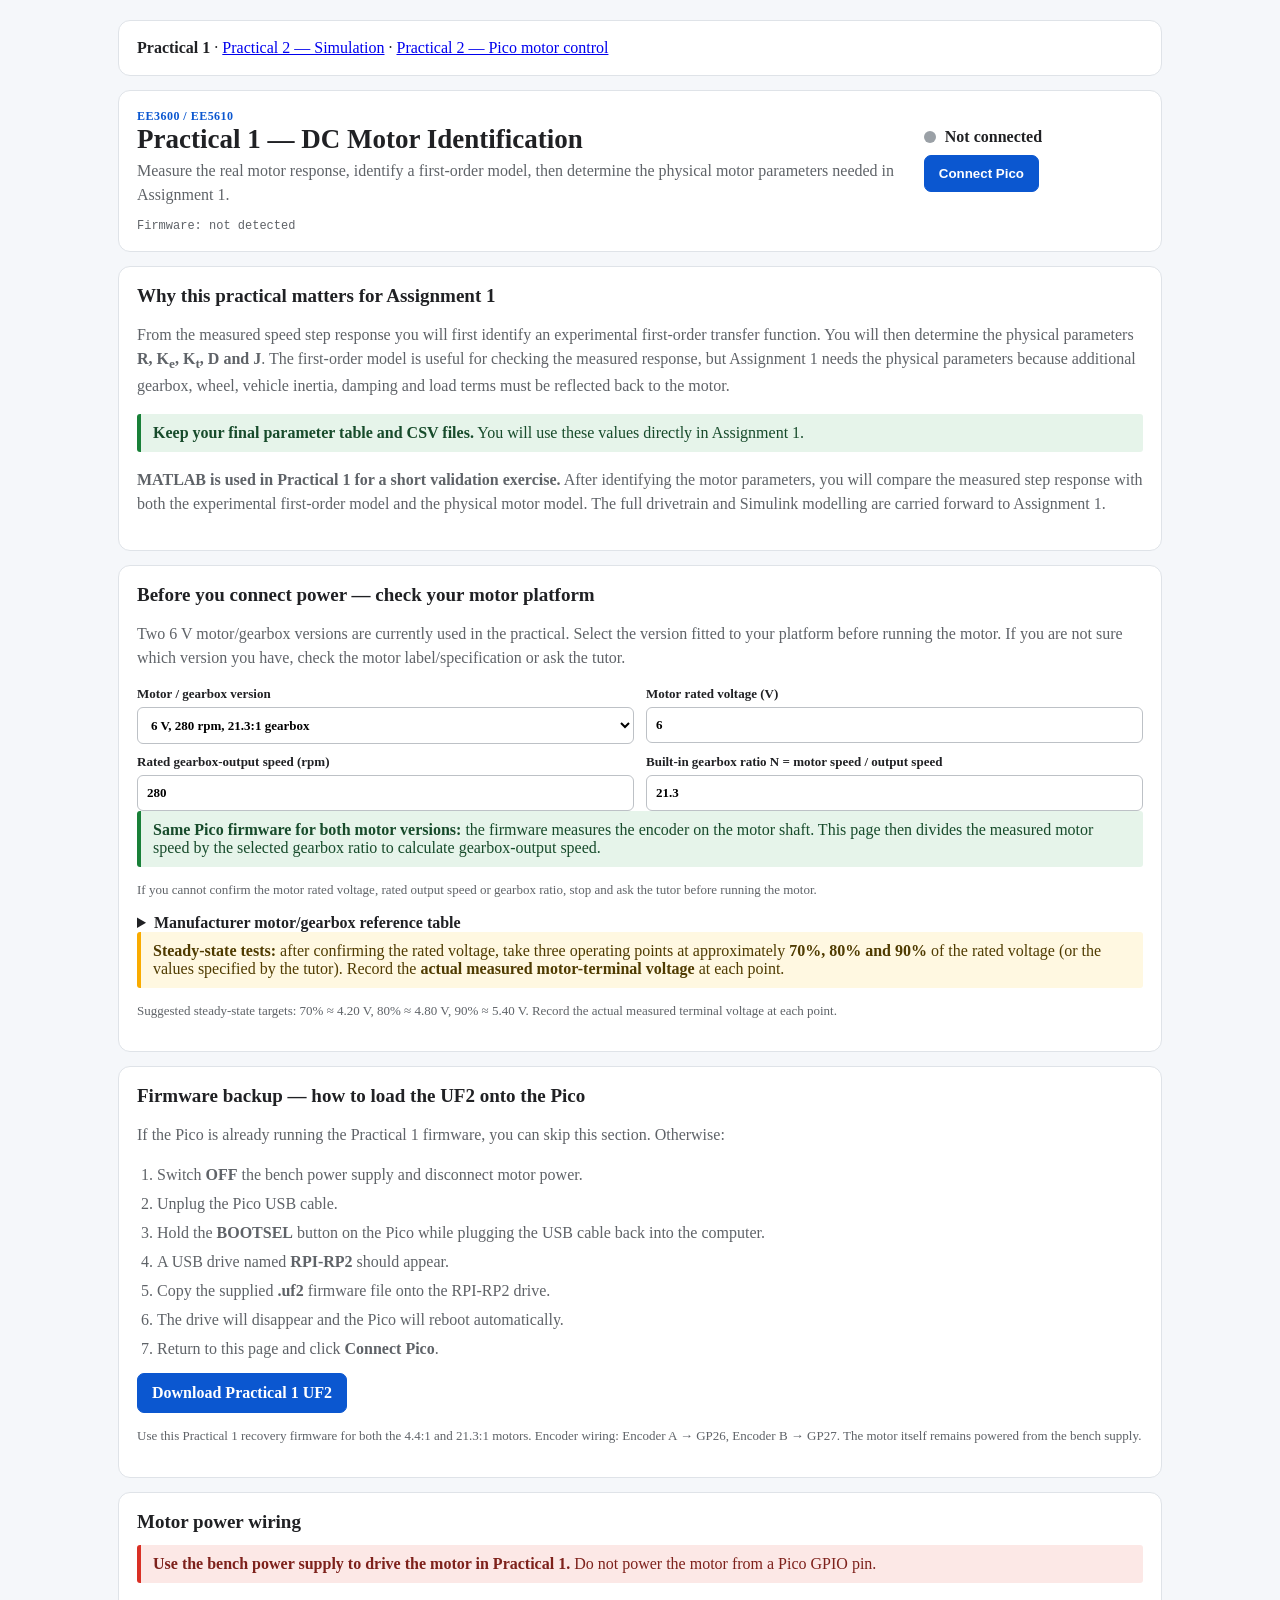
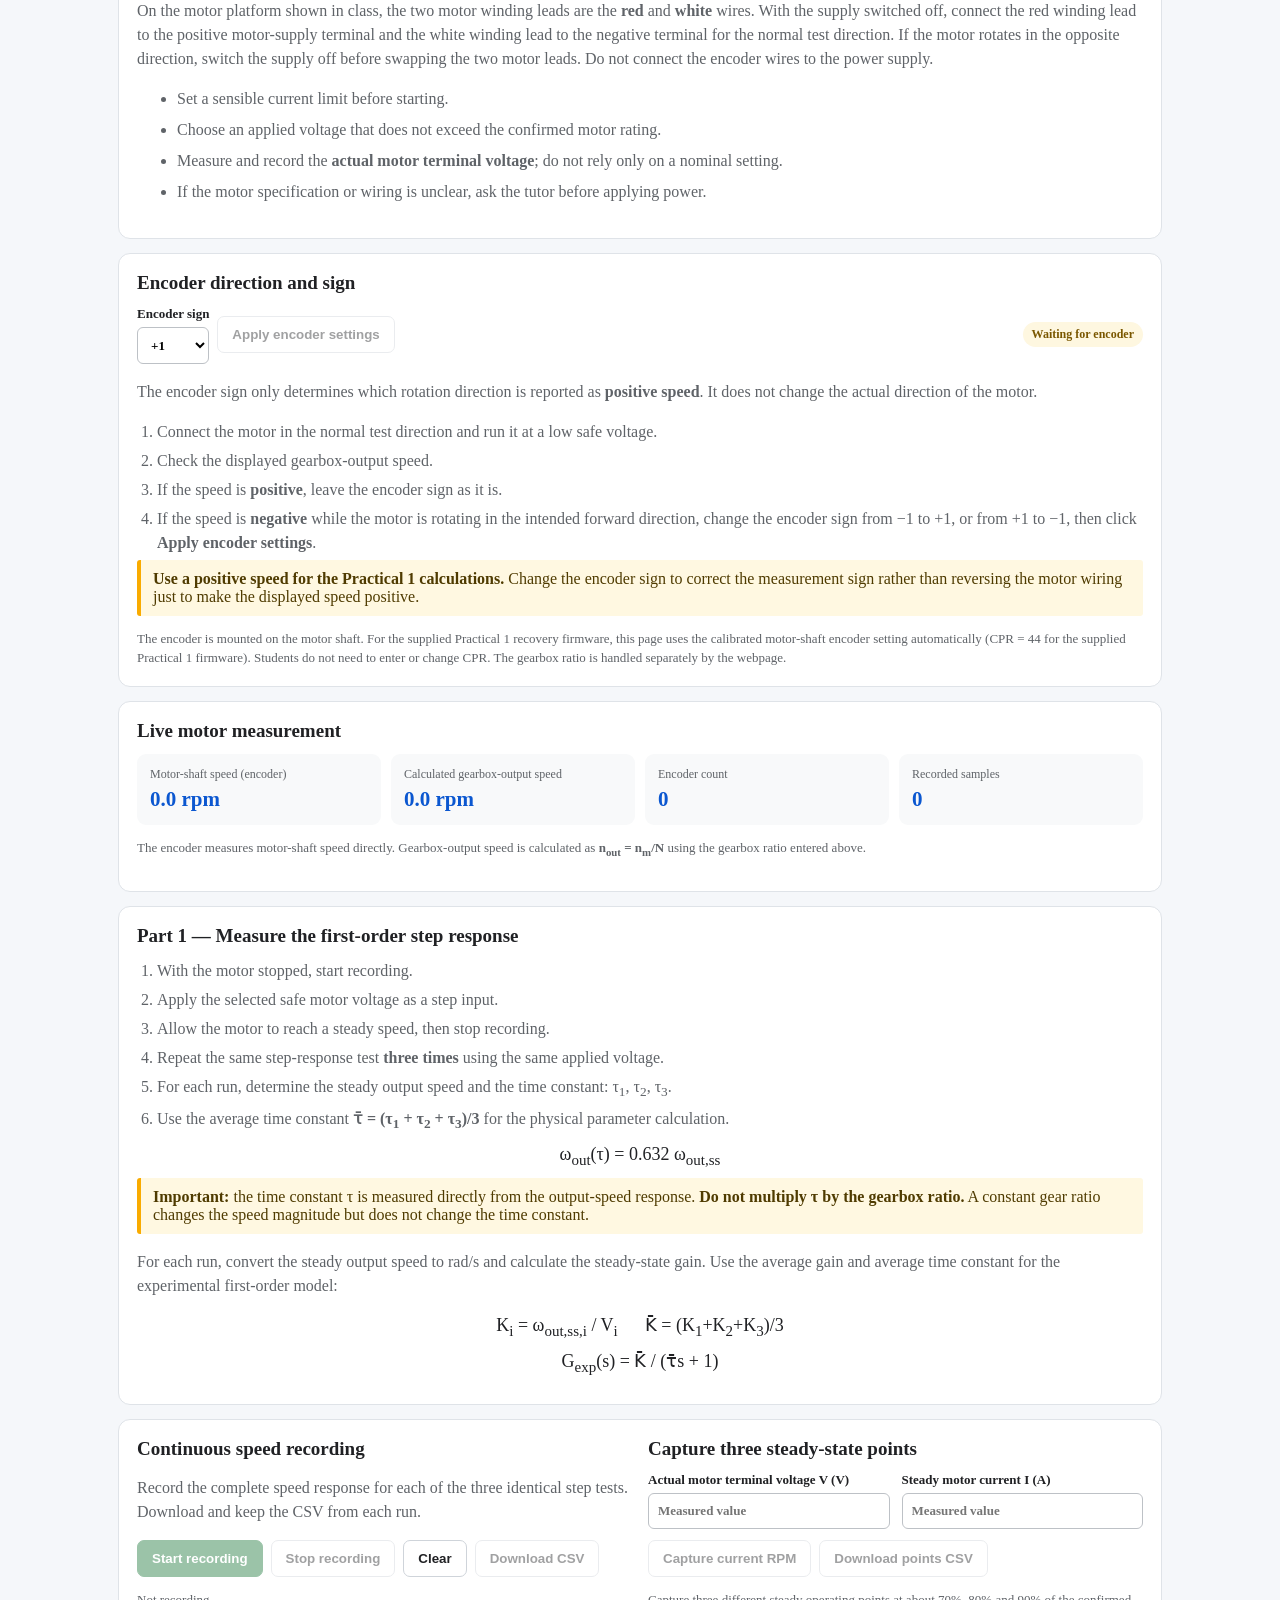
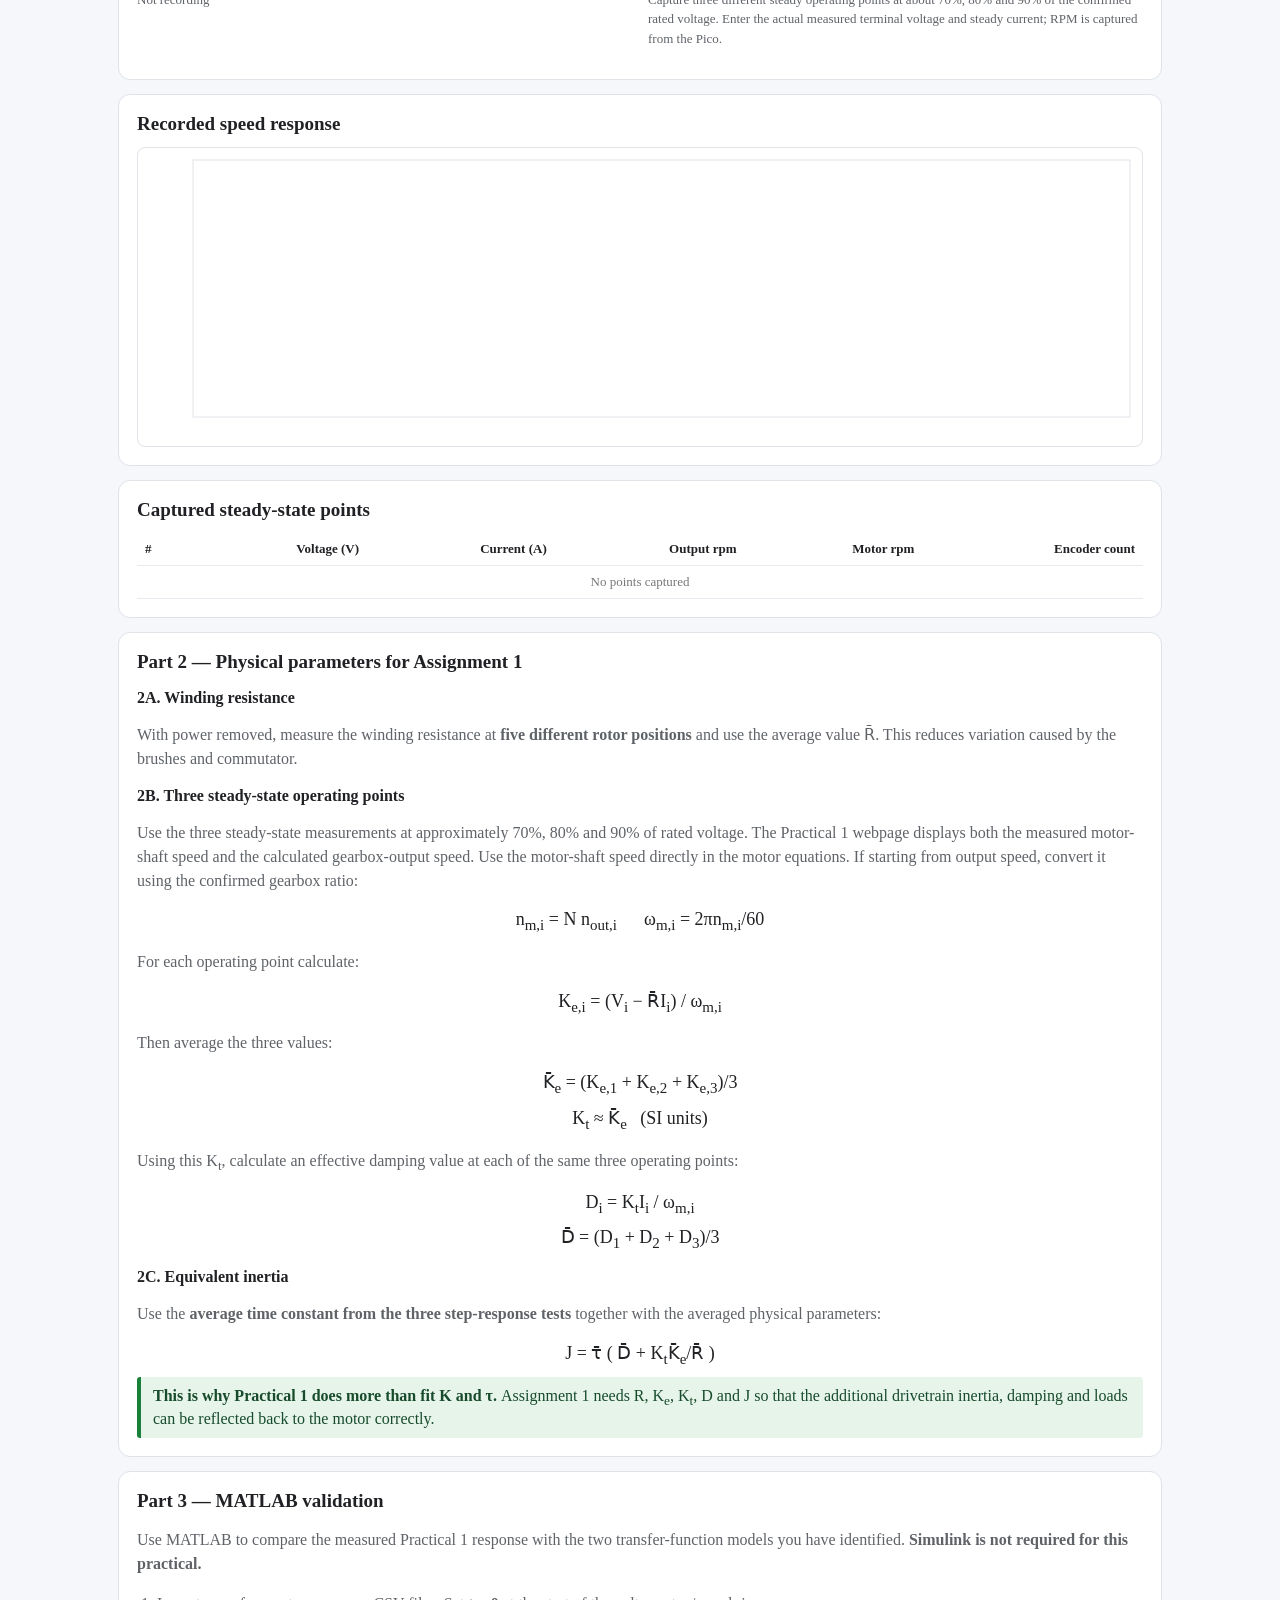
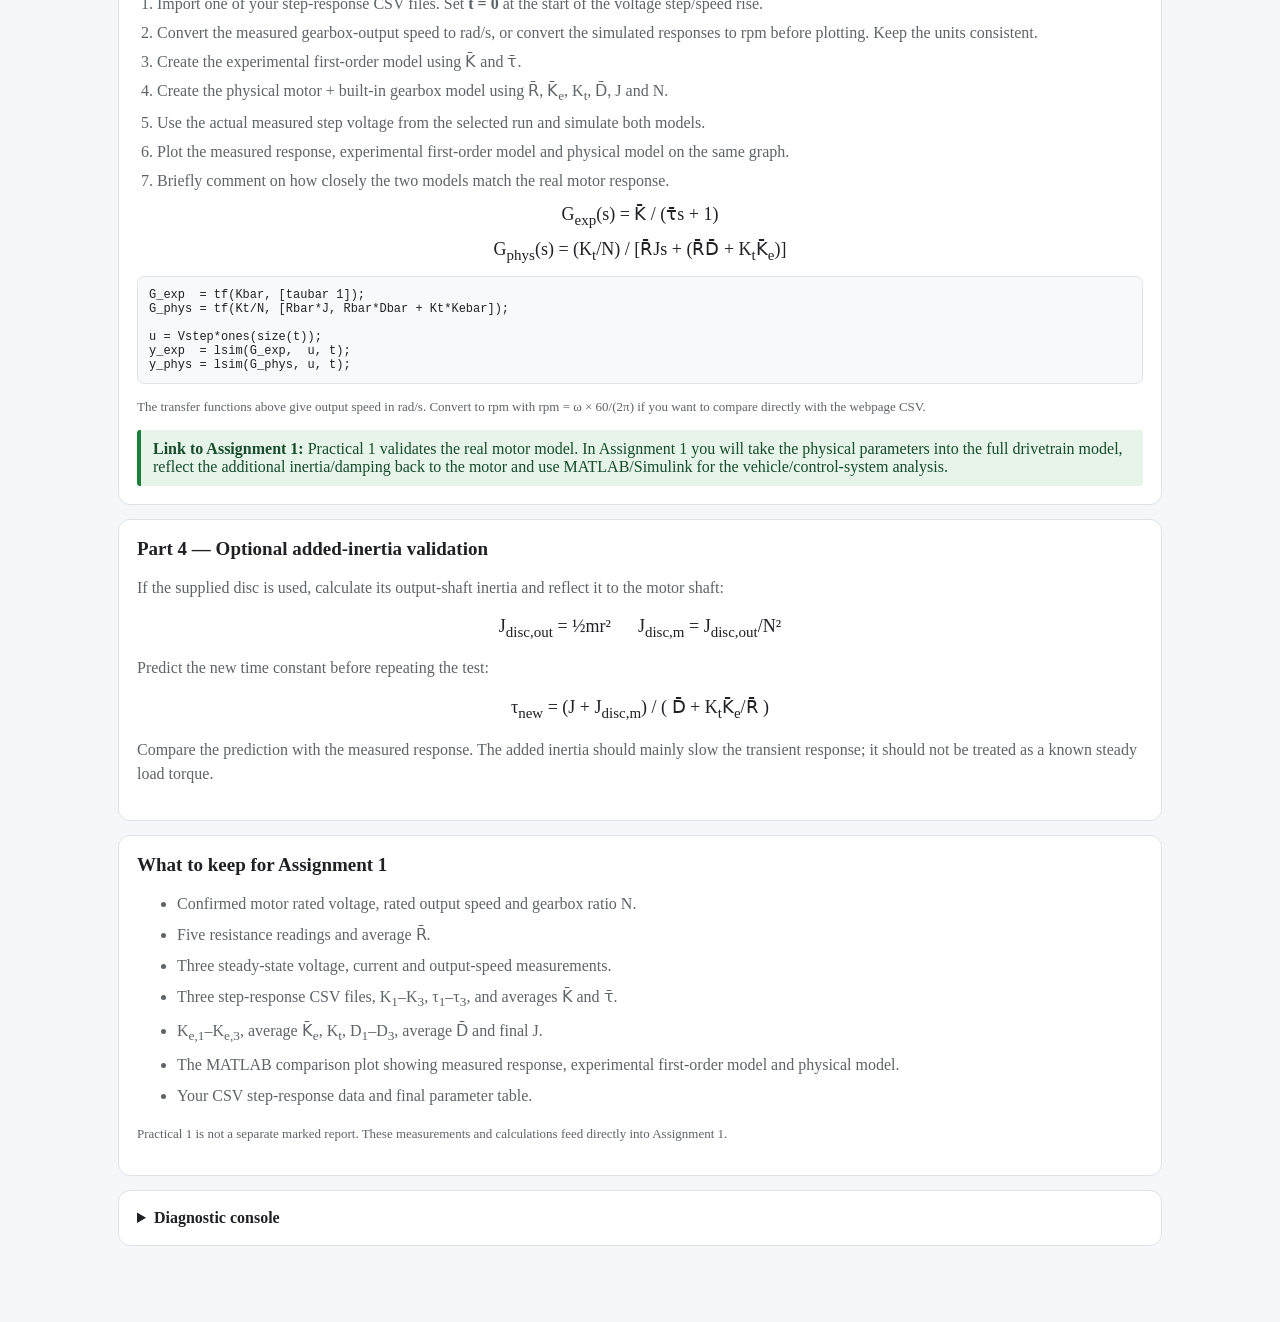
<file: index.html>
<!doctype html>
<html lang="en">
<head>
<meta charset="utf-8">
<meta name="viewport" content="width=device-width,initial-scale=1">
<meta http-equiv="Cache-Control" content="no-store, no-cache, must-revalidate, max-age=0">
<title>EE3600 Practical 1 — DC Motor Identification</title>
<style>
:root{--blue:#0b57d0;--green:#137333;--red:#b3261e;--amber:#8a5b00;--line:#dfe3e8;--bg:#f5f7fa;--muted:#5f6368}
*{box-sizing:border-box}body{margin:0;background:var(--bg);color:#202124;font-family:"Palatino Linotype","Book Antiqua",Palatino,serif}main{max-width:1080px;margin:20px auto;padding:0 18px 42px}.card{background:#fff;border:1px solid var(--line);border-radius:12px;padding:18px;margin-bottom:14px}h1{font-size:27px;margin:0 0 4px}h2{font-size:19px;margin:0 0 12px}h3{font-size:16px;margin:16px 0 8px}p,li{line-height:1.5;color:var(--muted)}.top{display:flex;justify-content:space-between;gap:16px;align-items:center}.status{display:flex;gap:9px;align-items:center;flex-wrap:wrap}.dot{width:12px;height:12px;border-radius:50%;background:#9aa0a6}.dot.on{background:#188038}button,.buttonlink{padding:10px 14px;border:1px solid #cfd4da;border-radius:7px;background:#fff;font-weight:700;cursor:pointer;text-decoration:none;color:#202124;display:inline-block}button.primary,.buttonlink.primary{background:var(--blue);border-color:var(--blue);color:#fff}button.green{background:var(--green);border-color:var(--green);color:#fff}button:disabled{opacity:.42;cursor:not-allowed}.grid{display:grid;grid-template-columns:repeat(4,1fr);gap:10px}.metric{background:#f8f9fa;border-radius:9px;padding:13px}.metric span{display:block;color:var(--muted);font-size:12px}.metric strong{display:block;font-size:21px;margin-top:5px;color:var(--blue)}.twocol{display:grid;grid-template-columns:1fr 1fr;gap:16px}.formgrid{display:grid;grid-template-columns:repeat(2,1fr);gap:10px 12px}label{display:flex;flex-direction:column;gap:5px;font-size:13px;font-weight:700}input,select{padding:9px;border:1px solid #bdc1c6;border-radius:6px;font:inherit;background:#fff}.row{display:flex;align-items:center;gap:8px;flex-wrap:wrap}.badge{display:inline-block;padding:5px 9px;border-radius:999px;background:#fef7e0;color:#7a5700;font-size:12px;font-weight:700}.badge.ok{background:#e6f4ea;color:#137333}.note{border-left:4px solid #f9ab00;padding:10px 12px;background:#fff8e1;color:#4f3b00;border-radius:3px}.safe{border-left-color:#188038;background:#e6f4ea;color:#174b2b}.danger{border-left-color:#d93025;background:#fce8e6;color:#7d211b}.firmware{font:12px Consolas,monospace;color:var(--muted);margin-top:8px;word-break:break-word}canvas{width:100%;height:300px;border:1px solid #e0e3e7;border-radius:8px;background:#fff;display:block}pre{height:145px;overflow:auto;background:#17191d;color:#d8dbe2;padding:11px;border-radius:7px;font:12px Consolas,monospace;white-space:pre-wrap}table{width:100%;border-collapse:collapse;font-size:13px}th,td{padding:8px;border-bottom:1px solid #e7eaee;text-align:right}th:first-child,td:first-child{text-align:left}.muted{color:var(--muted);font-size:13px}.eq{font-family:"Cambria Math","Times New Roman",serif;font-size:18px;text-align:center;color:#202124;margin:10px 0}.steps{margin:7px 0 0 20px;padding:0}.steps li{margin:5px 0}.checklist li{margin:7px 0}.sectiontag{font-size:12px;font-weight:700;color:var(--blue);text-transform:uppercase;letter-spacing:.04em}
@media(max-width:800px){.top,.twocol{display:block}.status{margin-top:12px}.grid,.formgrid{grid-template-columns:1fr 1fr}.twocol>div{margin-bottom:14px}}@media(max-width:520px){.grid,.formgrid{grid-template-columns:1fr}}
</style>
</head>
<body><main>
<nav class="card" aria-label="Practicals"><b>Practical 1</b> · <a href="practical2.html">Practical 2 — Simulation</a> · <a href="practical2-control.html">Practical 2 — Pico motor control</a></nav>
<section class="card">
  <div class="top">
    <div>
      <div class="sectiontag">EE3600 / EE5610</div>
      <h1>Practical 1 — DC Motor Identification</h1>
      <p style="margin:4px 0">Measure the real motor response, identify a first-order model, then determine the physical motor parameters needed in Assignment 1.</p>
    </div>
    <div class="status"><span id="dot" class="dot"></span><b id="connText">Not connected</b><button id="connect" class="primary">Connect Pico</button></div>
  </div>
  <div id="fw" class="firmware">Firmware: not detected</div>
</section>

<section class="card">
  <h2>Why this practical matters for Assignment 1</h2>
  <p>From the measured speed step response you will first identify an experimental first-order transfer function. You will then determine the physical parameters <b>R, K<sub>e</sub>, K<sub>t</sub>, D and J</b>. The first-order model is useful for checking the measured response, but Assignment 1 needs the physical parameters because additional gearbox, wheel, vehicle inertia, damping and load terms must be reflected back to the motor.</p>
  <div class="note safe"><b>Keep your final parameter table and CSV files.</b> You will use these values directly in Assignment 1.</div>
  <p><b>MATLAB is used in Practical 1 for a short validation exercise.</b> After identifying the motor parameters, you will compare the measured step response with both the experimental first-order model and the physical motor model. The full drivetrain and Simulink modelling are carried forward to Assignment 1.</p>
</section>

<section class="card">
  <h2>Before you connect power — check your motor platform</h2>
  <p>Two 6 V motor/gearbox versions are currently used in the practical. Select the version fitted to your platform before running the motor. If you are not sure which version you have, check the motor label/specification or ask the tutor.</p>
  <div class="formgrid">
    <label>Motor / gearbox version
      <select id="motorPreset">
        <option value="21.3|6|280" selected>6 V, 280 rpm, 21.3:1 gearbox</option>
        <option value="4.4|6|1360">6 V, 1360 rpm, 4.4:1 gearbox</option>
        <option value="custom">Other / confirm with tutor</option>
      </select>
    </label>
    <label>Motor rated voltage (V)<input id="ratedVoltage" type="number" step="0.1" value="6"></label>
    <label>Rated gearbox-output speed (rpm)<input id="ratedSpeed" type="number" step="1" value="280"></label>
    <label>Built-in gearbox ratio N = motor speed / output speed<input id="gearRatio" type="number" min="1" step="0.1" value="21.3"></label>
  </div>
  <div class="note safe"><b>Same Pico firmware for both motor versions:</b> the firmware measures the encoder on the motor shaft. This page then divides the measured motor speed by the selected gearbox ratio to calculate gearbox-output speed.</div>
  <p class="muted">If you cannot confirm the motor rated voltage, rated output speed or gearbox ratio, stop and ask the tutor before running the motor.</p>

  <details style="margin-top:14px">
    <summary><b>Manufacturer motor/gearbox reference table</b></summary>
    <p class="muted">Use this table only to identify your platform. For all calculations, use your <b>measured terminal voltage, current and speed</b>. The demonstrated platform is the 6 V, 21.3:1, 280 rpm version.</p>
    <div style="overflow:auto">
      <table>
        <thead>
          <tr><th>Reduction ratio</th><th>Rated V</th><th>No-load speed rpm</th><th>No-load current mA</th><th>Load torque kg·cm</th><th>Load speed rpm</th><th>Load current A</th><th>Stall torque kg·cm</th><th>Stall current A</th><th>Gearbox length mm</th></tr>
        </thead>
        <tbody>
          <tr><td>4.4</td><td>6</td><td>1360</td><td>100</td><td>0.1</td><td>1000</td><td>0.45</td><td>0.35</td><td>1.8</td><td>17</td></tr>
          <tr><td>9.6</td><td>6</td><td>620</td><td>100</td><td>0.22</td><td>450</td><td>0.45</td><td>0.75</td><td>1.8</td><td>17</td></tr>
          <tr style="font-weight:700;background:#e6f4ea"><td>21.3</td><td>6</td><td>280</td><td>100</td><td>0.5</td><td>220</td><td>0.45</td><td>1.7</td><td>1.8</td><td>19</td></tr>
          <tr><td>35</td><td>6</td><td>170</td><td>100</td><td>0.8</td><td>130</td><td>0.45</td><td>2.8</td><td>1.8</td><td>21</td></tr>
          <tr><td>46</td><td>6</td><td>130</td><td>100</td><td>1</td><td>100</td><td>0.45</td><td>3.6</td><td>1.8</td><td>21</td></tr>
          <tr><td>78</td><td>6</td><td>77</td><td>100</td><td>1.8</td><td>60</td><td>0.45</td><td>6.2</td><td>1.8</td><td>23</td></tr>
          <tr><td>103</td><td>6</td><td>60</td><td>100</td><td>2.4</td><td>46</td><td>0.45</td><td>8.2</td><td>1.8</td><td>23</td></tr>
          <tr><td>171</td><td>6</td><td>35</td><td>100</td><td>4</td><td>27</td><td>0.45</td><td>9</td><td>1.8</td><td>25</td></tr>
          <tr><td>226</td><td>6</td><td>26</td><td>100</td><td>5.2</td><td>20</td><td>0.45</td><td>9</td><td>1.8</td><td>25</td></tr>
          <tr><td>377</td><td>6</td><td>16</td><td>100</td><td>8.4</td><td>12</td><td>0.45</td><td>9</td><td>1.8</td><td>27</td></tr>
          <tr><td>500</td><td>6</td><td>12</td><td>100</td><td>9</td><td>9</td><td>0.45</td><td>9</td><td>1.8</td><td>27</td></tr>
          <tr><td>4.4</td><td>12</td><td>1360</td><td>60</td><td>0.1</td><td>1000</td><td>0.45</td><td>0.35</td><td>1.3</td><td>17</td></tr>
          <tr><td>9.6</td><td>12</td><td>620</td><td>60</td><td>0.22</td><td>450</td><td>0.45</td><td>0.75</td><td>1.3</td><td>17</td></tr>
          <tr><td>21.3</td><td>12</td><td>280</td><td>60</td><td>0.5</td><td>220</td><td>0.45</td><td>1.7</td><td>1.3</td><td>19</td></tr>
          <tr><td>35</td><td>12</td><td>170</td><td>60</td><td>0.8</td><td>130</td><td>0.45</td><td>2.8</td><td>1.3</td><td>21</td></tr>
          <tr><td>46</td><td>12</td><td>130</td><td>60</td><td>1</td><td>100</td><td>0.45</td><td>3.6</td><td>1.3</td><td>21</td></tr>
          <tr><td>78</td><td>12</td><td>77</td><td>60</td><td>1.8</td><td>60</td><td>0.45</td><td>6.2</td><td>1.3</td><td>23</td></tr>
          <tr><td>103</td><td>12</td><td>60</td><td>60</td><td>2.4</td><td>46</td><td>0.45</td><td>8.2</td><td>1.3</td><td>23</td></tr>
          <tr><td>171</td><td>12</td><td>35</td><td>60</td><td>4</td><td>27</td><td>0.45</td><td>9</td><td>1.3</td><td>25</td></tr>
          <tr><td>226</td><td>12</td><td>26</td><td>60</td><td>5.2</td><td>20</td><td>0.45</td><td>9</td><td>1.3</td><td>25</td></tr>
          <tr><td>377</td><td>12</td><td>16</td><td>60</td><td>8.4</td><td>12</td><td>0.45</td><td>9</td><td>1.3</td><td>27</td></tr>
          <tr><td>500</td><td>12</td><td>12</td><td>60</td><td>9</td><td>9</td><td>0.45</td><td>9</td><td>1.3</td><td>27</td></tr>
          <tr><td>4.4</td><td>24</td><td>1360</td><td>40</td><td>0.1</td><td>1000</td><td>0.25</td><td>0.35</td><td>0.7</td><td>17</td></tr>
          <tr><td>9.6</td><td>24</td><td>620</td><td>40</td><td>0.22</td><td>450</td><td>0.25</td><td>0.75</td><td>0.7</td><td>17</td></tr>
          <tr><td>21.3</td><td>24</td><td>280</td><td>40</td><td>0.5</td><td>220</td><td>0.25</td><td>1.7</td><td>0.7</td><td>19</td></tr>
          <tr><td>35</td><td>24</td><td>170</td><td>40</td><td>0.8</td><td>130</td><td>0.25</td><td>2.8</td><td>0.7</td><td>21</td></tr>
          <tr><td>46</td><td>24</td><td>130</td><td>40</td><td>1</td><td>100</td><td>0.25</td><td>3.6</td><td>0.7</td><td>21</td></tr>
          <tr><td>78</td><td>24</td><td>77</td><td>40</td><td>1.8</td><td>60</td><td>0.25</td><td>6.2</td><td>0.7</td><td>23</td></tr>
          <tr><td>103</td><td>24</td><td>60</td><td>40</td><td>2.4</td><td>46</td><td>0.25</td><td>8.2</td><td>0.7</td><td>23</td></tr>
          <tr><td>171</td><td>24</td><td>35</td><td>40</td><td>4</td><td>27</td><td>0.25</td><td>9</td><td>0.7</td><td>25</td></tr>
          <tr><td>226</td><td>24</td><td>26</td><td>40</td><td>5.2</td><td>20</td><td>0.25</td><td>9</td><td>0.7</td><td>25</td></tr>
          <tr><td>377</td><td>24</td><td>16</td><td>40</td><td>8.4</td><td>12</td><td>0.25</td><td>9</td><td>0.7</td><td>27</td></tr>
          <tr><td>500</td><td>24</td><td>12</td><td>40</td><td>9</td><td>9</td><td>0.25</td><td>9</td><td>0.7</td><td>27</td></tr>
        </tbody>
      </table>
    </div>
  </details>
  <div class="note"><b>Steady-state tests:</b> after confirming the rated voltage, take three operating points at approximately <b>70%, 80% and 90%</b> of the rated voltage (or the values specified by the tutor). Record the <b>actual measured motor-terminal voltage</b> at each point.</div>
  <p id="targetVoltages" class="muted">Enter the motor rated voltage above to see the suggested 70%, 80% and 90% test voltages.</p>
</section>

<section class="card">
  <h2>Firmware backup — how to load the UF2 onto the Pico</h2>
  <p>If the Pico is already running the Practical 1 firmware, you can skip this section. Otherwise:</p>
  <ol class="steps">
    <li>Switch <b>OFF</b> the bench power supply and disconnect motor power.</li>
    <li>Unplug the Pico USB cable.</li>
    <li>Hold the <b>BOOTSEL</b> button on the Pico while plugging the USB cable back into the computer.</li>
    <li>A USB drive named <b>RPI-RP2</b> should appear.</li>
    <li>Copy the supplied <b>.uf2</b> firmware file onto the RPI-RP2 drive.</li>
    <li>The drive will disappear and the Pico will reboot automatically.</li>
    <li>Return to this page and click <b>Connect Pico</b>.</li>
  </ol>
  <div class="row" style="margin-top:12px">
    <a class="buttonlink primary" href="firmware/EE3600_Practical_1_Encoder_GP26_GP27.uf2" download>Download Practical 1 UF2</a>
  </div>
  <p class="muted">Use this Practical 1 recovery firmware for both the 4.4:1 and 21.3:1 motors. Encoder wiring: Encoder A → GP26, Encoder B → GP27. The motor itself remains powered from the bench supply.</p>
</section>

<section class="card">
  <h2>Motor power wiring</h2>
  <div class="note danger"><b>Use the bench power supply to drive the motor in Practical 1.</b> Do not power the motor from a Pico GPIO pin.</div>
  <p>On the motor platform shown in class, the two motor winding leads are the <b>red</b> and <b>white</b> wires. With the supply switched off, connect the red winding lead to the positive motor-supply terminal and the white winding lead to the negative terminal for the normal test direction. If the motor rotates in the opposite direction, switch the supply off before swapping the two motor leads. Do not connect the encoder wires to the power supply.</p>
  <ul class="checklist">
    <li>Set a sensible current limit before starting.</li>
    <li>Choose an applied voltage that does not exceed the confirmed motor rating.</li>
    <li>Measure and record the <b>actual motor terminal voltage</b>; do not rely only on a nominal setting.</li>
    <li>If the motor specification or wiring is unclear, ask the tutor before applying power.</li>
  </ul>
</section>

<section class="card">
  <h2>Encoder direction and sign</h2>
  <div class="top">
    <div class="row">
      <label>Encoder sign<select id="encSign"><option value="-1">-1</option><option value="1" selected>+1</option></select></label>
      <button id="applyEncoder" disabled>Apply encoder settings</button>
    </div>
    <span id="encBadge" class="badge">Waiting for encoder</span>
  </div>
  <p>The encoder sign only determines which rotation direction is reported as <b>positive speed</b>. It does not change the actual direction of the motor.</p>
  <ol class="steps">
    <li>Connect the motor in the normal test direction and run it at a low safe voltage.</li>
    <li>Check the displayed gearbox-output speed.</li>
    <li>If the speed is <b>positive</b>, leave the encoder sign as it is.</li>
    <li>If the speed is <b>negative</b> while the motor is rotating in the intended forward direction, change the encoder sign from −1 to +1, or from +1 to −1, then click <b>Apply encoder settings</b>.</li>
  </ol>
  <div class="note"><b>Use a positive speed for the Practical 1 calculations.</b> Change the encoder sign to correct the measurement sign rather than reversing the motor wiring just to make the displayed speed positive.</div>
  <p class="muted" style="margin-bottom:0">The encoder is mounted on the motor shaft. For the supplied Practical 1 recovery firmware, this page uses the calibrated motor-shaft encoder setting automatically (CPR = 44 for the supplied Practical 1 firmware). Students do not need to enter or change CPR. The gearbox ratio is handled separately by the webpage.</p>
</section>

<section class="card">
  <h2>Live motor measurement</h2>
  <div class="grid">
    <div class="metric"><span>Motor-shaft speed (encoder)</span><strong id="motorRpm">0.0 rpm</strong></div>
    <div class="metric"><span>Calculated gearbox-output speed</span><strong id="outRpm">0.0 rpm</strong></div>
    <div class="metric"><span>Encoder count</span><strong id="encCount">0</strong></div>
    <div class="metric"><span>Recorded samples</span><strong id="samples">0</strong></div>
  </div>
  <p class="muted">The encoder measures motor-shaft speed directly. Gearbox-output speed is calculated as <b>n<sub>out</sub> = n<sub>m</sub>/N</b> using the gearbox ratio entered above.</p>
</section>

<section class="card">
  <h2>Part 1 — Measure the first-order step response</h2>
  <ol class="steps">
    <li>With the motor stopped, start recording.</li>
    <li>Apply the selected safe motor voltage as a step input.</li>
    <li>Allow the motor to reach a steady speed, then stop recording.</li>
    <li>Repeat the same step-response test <b>three times</b> using the same applied voltage.</li>
    <li>For each run, determine the steady output speed and the time constant: τ<sub>1</sub>, τ<sub>2</sub>, τ<sub>3</sub>.</li>
    <li>Use the average time constant <b>τ̄ = (τ<sub>1</sub> + τ<sub>2</sub> + τ<sub>3</sub>)/3</b> for the physical parameter calculation.</li>
  </ol>
  <div class="eq">ω<sub>out</sub>(τ) = 0.632 ω<sub>out,ss</sub></div>
  <div class="note"><b>Important:</b> the time constant τ is measured directly from the output-speed response. <b>Do not multiply τ by the gearbox ratio.</b> A constant gear ratio changes the speed magnitude but does not change the time constant.</div>
  <p>For each run, convert the steady output speed to rad/s and calculate the steady-state gain. Use the average gain and average time constant for the experimental first-order model:</p>
  <div class="eq">K<sub>i</sub> = ω<sub>out,ss,i</sub> / V<sub>i</sub> &nbsp;&nbsp;&nbsp;&nbsp; K̄ = (K<sub>1</sub>+K<sub>2</sub>+K<sub>3</sub>)/3</div>
  <div class="eq">G<sub>exp</sub>(s) = K̄ / (τ̄s + 1)</div>
</section>

<section class="card twocol">
  <div>
    <h2>Continuous speed recording</h2>
    <p>Record the complete speed response for each of the three identical step tests. Download and keep the CSV from each run.</p>
    <div class="row"><button id="recStart" class="green" disabled>Start recording</button><button id="recStop" disabled>Stop recording</button><button id="clear">Clear</button><button id="download" disabled>Download CSV</button></div>
    <p id="recState" class="muted">Not recording</p>
  </div>
  <div>
    <h2>Capture three steady-state points</h2>
    <div class="formgrid">
      <label>Actual motor terminal voltage V (V)<input id="voltage" type="number" step="0.01" placeholder="Measured value"></label>
      <label>Steady motor current I (A)<input id="current" type="number" step="0.001" placeholder="Measured value"></label>
    </div>
    <div class="row" style="margin-top:11px"><button id="capture" disabled>Capture current RPM</button><button id="pointsCsv" disabled>Download points CSV</button></div>
    <p class="muted">Capture three different steady operating points at about 70%, 80% and 90% of the confirmed rated voltage. Enter the actual measured terminal voltage and steady current; RPM is captured from the Pico.</p>
  </div>
</section>

<section class="card"><h2>Recorded speed response</h2><canvas id="chart"></canvas></section>

<section class="card">
  <h2>Captured steady-state points</h2>
  <div style="overflow:auto"><table><thead><tr><th>#</th><th>Voltage (V)</th><th>Current (A)</th><th>Output rpm</th><th>Motor rpm</th><th>Encoder count</th></tr></thead><tbody id="pointsBody"><tr><td colspan="6" style="text-align:center;color:#777">No points captured</td></tr></tbody></table></div>
</section>

<section class="card">
  <h2>Part 2 — Physical parameters for Assignment 1</h2>
  <h3>2A. Winding resistance</h3>
  <p>With power removed, measure the winding resistance at <b>five different rotor positions</b> and use the average value R̄. This reduces variation caused by the brushes and commutator.</p>
  <h3>2B. Three steady-state operating points</h3>
  <p>Use the three steady-state measurements at approximately 70%, 80% and 90% of rated voltage. The Practical 1 webpage displays both the measured motor-shaft speed and the calculated gearbox-output speed. Use the motor-shaft speed directly in the motor equations. If starting from output speed, convert it using the confirmed gearbox ratio:</p>
  <div class="eq">n<sub>m,i</sub> = N n<sub>out,i</sub> &nbsp;&nbsp;&nbsp;&nbsp; ω<sub>m,i</sub> = 2πn<sub>m,i</sub>/60</div>
  <p>For each operating point calculate:</p>
  <div class="eq">K<sub>e,i</sub> = (V<sub>i</sub> − R̄I<sub>i</sub>) / ω<sub>m,i</sub></div>
  <p>Then average the three values:</p>
  <div class="eq">K̄<sub>e</sub> = (K<sub>e,1</sub> + K<sub>e,2</sub> + K<sub>e,3</sub>)/3</div>
  <div class="eq">K<sub>t</sub> ≈ K̄<sub>e</sub> &nbsp; (SI units)</div>
  <p>Using this K<sub>t</sub>, calculate an effective damping value at each of the same three operating points:</p>
  <div class="eq">D<sub>i</sub> = K<sub>t</sub>I<sub>i</sub> / ω<sub>m,i</sub></div>
  <div class="eq">D̄ = (D<sub>1</sub> + D<sub>2</sub> + D<sub>3</sub>)/3</div>
  <h3>2C. Equivalent inertia</h3>
  <p>Use the <b>average time constant from the three step-response tests</b> together with the averaged physical parameters:</p>
  <div class="eq">J = τ̄ ( D̄ + K<sub>t</sub>K̄<sub>e</sub>/R̄ )</div>
  <div class="note safe"><b>This is why Practical 1 does more than fit K and τ.</b> Assignment 1 needs R, K<sub>e</sub>, K<sub>t</sub>, D and J so that the additional drivetrain inertia, damping and loads can be reflected back to the motor correctly.</div>
</section>

<section class="card">
  <h2>Part 3 — MATLAB validation</h2>
  <p>Use MATLAB to compare the measured Practical 1 response with the two transfer-function models you have identified. <b>Simulink is not required for this practical.</b></p>
  <ol class="steps">
    <li>Import one of your step-response CSV files. Set <b>t = 0</b> at the start of the voltage step/speed rise.</li>
    <li>Convert the measured gearbox-output speed to rad/s, or convert the simulated responses to rpm before plotting. Keep the units consistent.</li>
    <li>Create the experimental first-order model using K̄ and τ̄.</li>
    <li>Create the physical motor + built-in gearbox model using R̄, K̄<sub>e</sub>, K<sub>t</sub>, D̄, J and N.</li>
    <li>Use the actual measured step voltage from the selected run and simulate both models.</li>
    <li>Plot the measured response, experimental first-order model and physical model on the same graph.</li>
    <li>Briefly comment on how closely the two models match the real motor response.</li>
  </ol>
  <div class="eq">G<sub>exp</sub>(s) = K̄ / (τ̄s + 1)</div>
  <div class="eq">G<sub>phys</sub>(s) = (K<sub>t</sub>/N) / [R̄Js + (R̄D̄ + K<sub>t</sub>K̄<sub>e</sub>)]</div>
  <pre style="height:auto;background:#f8f9fa;color:#202124;border:1px solid #e0e3e7">G_exp  = tf(Kbar, [taubar 1]);
G_phys = tf(Kt/N, [Rbar*J, Rbar*Dbar + Kt*Kebar]);

u = Vstep*ones(size(t));
y_exp  = lsim(G_exp,  u, t);
y_phys = lsim(G_phys, u, t);</pre>
  <p class="muted">The transfer functions above give output speed in rad/s. Convert to rpm with rpm = ω × 60/(2π) if you want to compare directly with the webpage CSV.</p>
  <div class="note safe"><b>Link to Assignment 1:</b> Practical 1 validates the real motor model. In Assignment 1 you will take the physical parameters into the full drivetrain model, reflect the additional inertia/damping back to the motor and use MATLAB/Simulink for the vehicle/control-system analysis.</div>
</section>

<section class="card">
  <h2>Part 4 — Optional added-inertia validation</h2>
  <p>If the supplied disc is used, calculate its output-shaft inertia and reflect it to the motor shaft:</p>
  <div class="eq">J<sub>disc,out</sub> = ½mr² &nbsp;&nbsp;&nbsp;&nbsp; J<sub>disc,m</sub> = J<sub>disc,out</sub>/N²</div>
  <p>Predict the new time constant before repeating the test:</p>
  <div class="eq">τ<sub>new</sub> = (J + J<sub>disc,m</sub>) / ( D̄ + K<sub>t</sub>K̄<sub>e</sub>/R̄ )</div>
  <p>Compare the prediction with the measured response. The added inertia should mainly slow the transient response; it should not be treated as a known steady load torque.</p>
</section>

<section class="card">
  <h2>What to keep for Assignment 1</h2>
  <ul class="checklist">
    <li>Confirmed motor rated voltage, rated output speed and gearbox ratio N.</li>
    <li>Five resistance readings and average R̄.</li>
    <li>Three steady-state voltage, current and output-speed measurements.</li>
    <li>Three step-response CSV files, K<sub>1</sub>–K<sub>3</sub>, τ<sub>1</sub>–τ<sub>3</sub>, and averages K̄ and τ̄.</li>
    <li>K<sub>e,1</sub>–K<sub>e,3</sub>, average K̄<sub>e</sub>, K<sub>t</sub>, D<sub>1</sub>–D<sub>3</sub>, average D̄ and final J.</li>
    <li>The MATLAB comparison plot showing measured response, experimental first-order model and physical model.</li>
    <li>Your CSV step-response data and final parameter table.</li>
  </ul>
  <p class="muted">Practical 1 is not a separate marked report. These measurements and calculations feed directly into Assignment 1.</p>
</section>

<section class="card">
  <details><summary><b>Diagnostic console</b></summary><div style="margin-top:12px"><div class="row"><input id="cmd" style="flex:1" placeholder="e.g. STATUS"><button id="sendCmd" disabled>Send</button><button id="statusBtn" disabled>STATUS</button></div><pre id="console"></pre></div></details>
</section>
</main>

<script src="js/encoder.js"></script>
<script>
const $=id=>document.getElementById(id), enc=new TextEncoder(), dec=new TextDecoder();
let port=null,reader=null,writer=null,reading=false,rx="",latest=null,lastCount=null;
let recording=false,startTime=0,logRows=[],plotRows=[],points=[];

function delay(ms){return new Promise(r=>setTimeout(r,ms))}
function log(s){const c=$("console");c.textContent+=s+"\n";if(c.textContent.length>35000)c.textContent=c.textContent.slice(-26000);c.scrollTop=c.scrollHeight}
function ratio(){const n=parseFloat($("gearRatio").value);return Number.isFinite(n)&&n>0?n:1}
function setConnected(on){$("dot").className="dot"+(on?" on":"");$("connText").textContent=on?"Pico connected":"Not connected";$("connect").textContent=on?"Disconnect":"Connect Pico";["applyEncoder","recStart","recStop","capture","sendCmd","statusBtn"].forEach(id=>$(id).disabled=!on)}
async function send(s){if(!writer){log("Not connected: "+s);return false}try{await writer.write(enc.encode(s+"\r\n"));log("> "+s);return true}catch(e){log("Send error: "+e.message);return false}}
async function seq(arr,gap=80){for(const s of arr){if(!(await send(s)))return false;await delay(gap)}return true}
async function connect(){
  if(port){await disconnect();return}
  if(!("serial" in navigator)){alert("Web Serial is not available. Use current desktop Chrome or Edge.");return}
  try{
    port=await navigator.serial.requestPort();
    await port.open({baudRate:115200});
    writer=port.writable.getWriter();reading=true;setConnected(true);readLoop();
    await delay(200);await seq(["STOP","HELLO","CPR,44","ENCSIGN,+1","STREAM,ON","STATUS"]);await delay(100);
  }catch(e){log("Connection error: "+e.message);try{if(port)await port.close()}catch(_){}port=null;setConnected(false)}
}
function resetDisconnectedUi(){
  latest=null;
  $("fw").textContent="Firmware: not detected";
  $("encBadge").textContent="Waiting for encoder";
  $("encBadge").className="badge";
  setConnected(false);
}
async function disconnect(){
  // Clear the active port first so the read loop cannot immediately restart
  // while the serial stream is being cancelled/closed.
  reading=false;recording=false;
  const p=port;port=null;
  const rd=reader;reader=null;
  const wr=writer;writer=null;
  try{if(rd)await rd.cancel()}catch(_){}
  try{if(rd)rd.releaseLock()}catch(_){}
  try{if(wr)wr.releaseLock()}catch(_){}
  resetDisconnectedUi();
  try{if(p)await p.close()}catch(_){}
}
async function readLoop(){
  let deviceLost=false;
  while(port&&reading){
    const activePort=port;
    try{
      reader=activePort.readable.getReader();
      while(reading&&port===activePort){
        const {value,done}=await reader.read();
        if(done){deviceLost=reading&&port===activePort;break}
        rx+=dec.decode(value,{stream:true}).replace(/\0/g,"");
        let i;while((i=rx.indexOf("\n"))>=0){const line=rx.slice(0,i).replace(/\r/g,"").trim();rx=rx.slice(i+1);if(line)handleLine(line)}
      }
    }catch(e){
      // A USB cable unplug used to leave this loop running and repeatedly
      // logging read errors, which could make the whole page appear frozen.
      if(reading&&port===activePort){
        deviceLost=true;
        reading=false;
        log("Pico disconnected.");
      }
    }finally{
      try{if(reader)reader.releaseLock()}catch(_){}
      reader=null;
    }
    if(deviceLost)break;
  }
  if(deviceLost){
    recording=false;
    const p=port;port=null;
    try{if(writer)writer.releaseLock()}catch(_){}
    writer=null;
    resetDisconnectedUi();
    try{if(p)p.close().catch(()=>{})}catch(_){}
  }
}
function handleLine(line){
  if(!line.startsWith("DATA2,"))log(line);
  if(line.startsWith("INFO,EE3600_PRAC1_ENCODER") || line.startsWith("INFO,EE3600_P1_P2_COMBINED")) $("fw").textContent="Firmware: Practical 1 encoder firmware connected";
  else if(line.startsWith("INFO,PINS")) $("fw").textContent="Firmware: Practical 1 encoder firmware connected";
  if(!line.startsWith("DATA2,"))return;
  const r=parseEncoderLine(line);if(!r)return;
  latest=r;updateLive(r);
  const now=performance.now();plotRows.push({...r});if(plotRows.length>1200)plotRows.shift();
  if(recording){logRows.push({...r,pc:(now-startTime)/1000});$("samples").textContent=logRows.length}
}
function updateLive(r){
  $("motorRpm").textContent=r.rpm.toFixed(0)+" rpm";
  $("outRpm").textContent=(r.rpm/ratio()).toFixed(1)+" rpm";
  $("encCount").textContent=String(r.count);
  if(r.rpm < -1){
    $("encBadge").textContent="Negative speed — check encoder sign";
    $("encBadge").className="badge";
  }else if(r.rpm > 1){
    $("encBadge").textContent="Encoder direction OK";
    $("encBadge").className="badge ok";
  }else if(lastCount!==null&&r.count!==lastCount){
    $("encBadge").textContent="Encoder pulses detected";
    $("encBadge").className="badge ok";
  }
  lastCount=r.count;
}
async function applyEncoder(){
  const s=+$("encSign").value;
  await seq(["CPR,44","ENCSIGN,"+s,"STATUS"])
}
function startRec(){logRows=[];startTime=performance.now();recording=true;$("samples").textContent="0";$("recState").textContent="Recording...";$("download").disabled=true}
function stopRec(){recording=false;$("recState").textContent="Stopped — "+logRows.length+" samples";$("download").disabled=!logRows.length}
function capturePoint(){
  if(!latest)return;
  const v=parseFloat($("voltage").value),i=parseFloat($("current").value);
  if(!Number.isFinite(v)||!Number.isFinite(i)){alert("Enter the measured motor terminal voltage and steady current first.");return}
  points.push({n:points.length+1,v,i,outRpm:latest.rpm/ratio(),motorRpm:latest.rpm,count:latest.count});
  renderPoints();$("pointsCsv").disabled=false
}
function renderPoints(){
  const tb=$("pointsBody");
  if(!points.length){tb.innerHTML='<tr><td colspan="6" style="text-align:center;color:#777">No points captured</td></tr>';return}
  tb.innerHTML=points.map(x=>`<tr><td>${x.n}</td><td>${x.v.toFixed(2)}</td><td>${x.i.toFixed(3)}</td><td>${x.outRpm.toFixed(1)}</td><td>${x.motorRpm.toFixed(0)}</td><td>${x.count}</td></tr>`).join("")
}
function saveCsv(name,header,rows){
  const blob=new Blob([header+"\n"+rows.join("\n")+"\n"],{type:"text/csv"}),a=document.createElement("a");
  a.href=URL.createObjectURL(blob);a.download=name;a.click();setTimeout(()=>URL.revokeObjectURL(a.href),1000)
}
function downloadRec(){saveCsv("EE3600_Practical1_speed.csv","pc_time_s,pico_time_ms,output_rpm,motor_rpm,gear_ratio,encoder_count",logRows.map(r=>[r.pc.toFixed(4),r.ms,(r.rpm/ratio()).toFixed(3),r.rpm.toFixed(3),ratio().toFixed(4),r.count].join(",")))}
function downloadPoints(){saveCsv("EE3600_Practical1_steady_state_points.csv","point,voltage_V,current_A,output_rpm,motor_rpm,gear_ratio,encoder_count",points.map(x=>[x.n,x.v.toFixed(3),x.i.toFixed(4),x.outRpm.toFixed(3),x.motorRpm.toFixed(3),ratio().toFixed(4),x.count].join(",")))}
function draw(){
  const cv=$("chart"),ctx=cv.getContext("2d"),d=window.devicePixelRatio||1,W=cv.clientWidth,H=cv.clientHeight;
  if(cv.width!==Math.round(W*d)||cv.height!==Math.round(H*d)){cv.width=Math.round(W*d);cv.height=Math.round(H*d)}
  ctx.setTransform(d,0,0,d,0,0);ctx.clearRect(0,0,W,H);
  const L=55,R=12,T=12,B=29,w=Math.max(20,W-L-R),h=Math.max(20,H-T-B);ctx.strokeStyle="#dfe3e8";ctx.strokeRect(L,T,w,h);
  if(plotRows.length<2){requestAnimationFrame(draw);return}
  const t0=plotRows[0].ms,t1=plotRows[plotRows.length-1].ms,ts=Math.max(100,t1-t0);
  let lo=Math.min(...plotRows.map(r=>r.rpm/ratio())),hi=Math.max(...plotRows.map(r=>r.rpm/ratio()));if(hi-lo<10){lo-=5;hi+=5}const p=(hi-lo)*.1;lo-=p;hi+=p;
  const X=t=>L+(t-t0)/ts*w,Y=y=>T+(hi-y)/(hi-lo)*h;
  for(let i=0;i<=4;i++){const y=T+h*i/4,v=hi-(hi-lo)*i/4;ctx.strokeStyle="#eef0f2";ctx.beginPath();ctx.moveTo(L,y);ctx.lineTo(L+w,y);ctx.stroke();ctx.fillStyle="#666";ctx.font="11px Arial";ctx.textAlign="right";ctx.fillText(v.toFixed(0),L-6,y+4)}
  ctx.strokeStyle="#0b57d0";ctx.lineWidth=2;ctx.beginPath();plotRows.forEach((r,i)=>{const x=X(r.ms),y=Y(r.rpm/ratio());i?ctx.lineTo(x,y):ctx.moveTo(x,y)});ctx.stroke();
  ctx.fillStyle="#666";ctx.textAlign="center";ctx.fillText(((t1-t0)/1000).toFixed(1)+" s",L+w/2,H-7);requestAnimationFrame(draw)
}
requestAnimationFrame(draw);

$("connect").onclick=connect;
if("serial" in navigator){
  navigator.serial.addEventListener("disconnect",()=>{
    if(port){
      reading=false;
      recording=false;
      const p=port;port=null;
      try{if(reader)reader.cancel().catch(()=>{})}catch(_){}
      try{if(writer)writer.releaseLock()}catch(_){}
      writer=null;
      resetDisconnectedUi();
      try{if(p)p.close().catch(()=>{})}catch(_){}
    }
  });
}
$("applyEncoder").onclick=applyEncoder;
function updateTargets(){
  const v=parseFloat($("ratedVoltage").value);
  $("targetVoltages").textContent=Number.isFinite(v)&&v>0
    ? "Suggested steady-state targets: 70% ≈ "+(0.70*v).toFixed(2)+" V, 80% ≈ "+(0.80*v).toFixed(2)+" V, 90% ≈ "+(0.90*v).toFixed(2)+" V. Record the actual measured terminal voltage at each point."
    : "Enter the motor rated voltage above to see the suggested 70%, 80% and 90% test voltages.";
}
function applyMotorPreset(){
  const v=$("motorPreset").value;
  if(v==="custom") return;
  const [g,rv,rs]=v.split("|");
  $("gearRatio").value=g;
  $("ratedVoltage").value=rv;
  $("ratedSpeed").value=rs;
  if(latest) updateLive(latest);
  updateTargets();
}
$("motorPreset").addEventListener("change",applyMotorPreset);
$("gearRatio").addEventListener("input",()=>{if(latest)updateLive(latest)});
$("ratedVoltage").addEventListener("input",updateTargets);
applyMotorPreset();
$("recStart").onclick=startRec;$("recStop").onclick=stopRec;
$("clear").onclick=()=>{logRows=[];plotRows=[];$("samples").textContent="0";$("download").disabled=true;$("recState").textContent="Not recording"};
$("download").onclick=downloadRec;$("capture").onclick=capturePoint;$("pointsCsv").onclick=downloadPoints;
$("sendCmd").onclick=()=>{const s=$("cmd").value.trim();if(s)send(s);$("cmd").value=""};
$("cmd").addEventListener("keydown",e=>{if(e.key==="Enter")$("sendCmd").click()});
$("statusBtn").onclick=()=>send("STATUS");
setConnected(false);
</script>
</body>
</html>
</file>
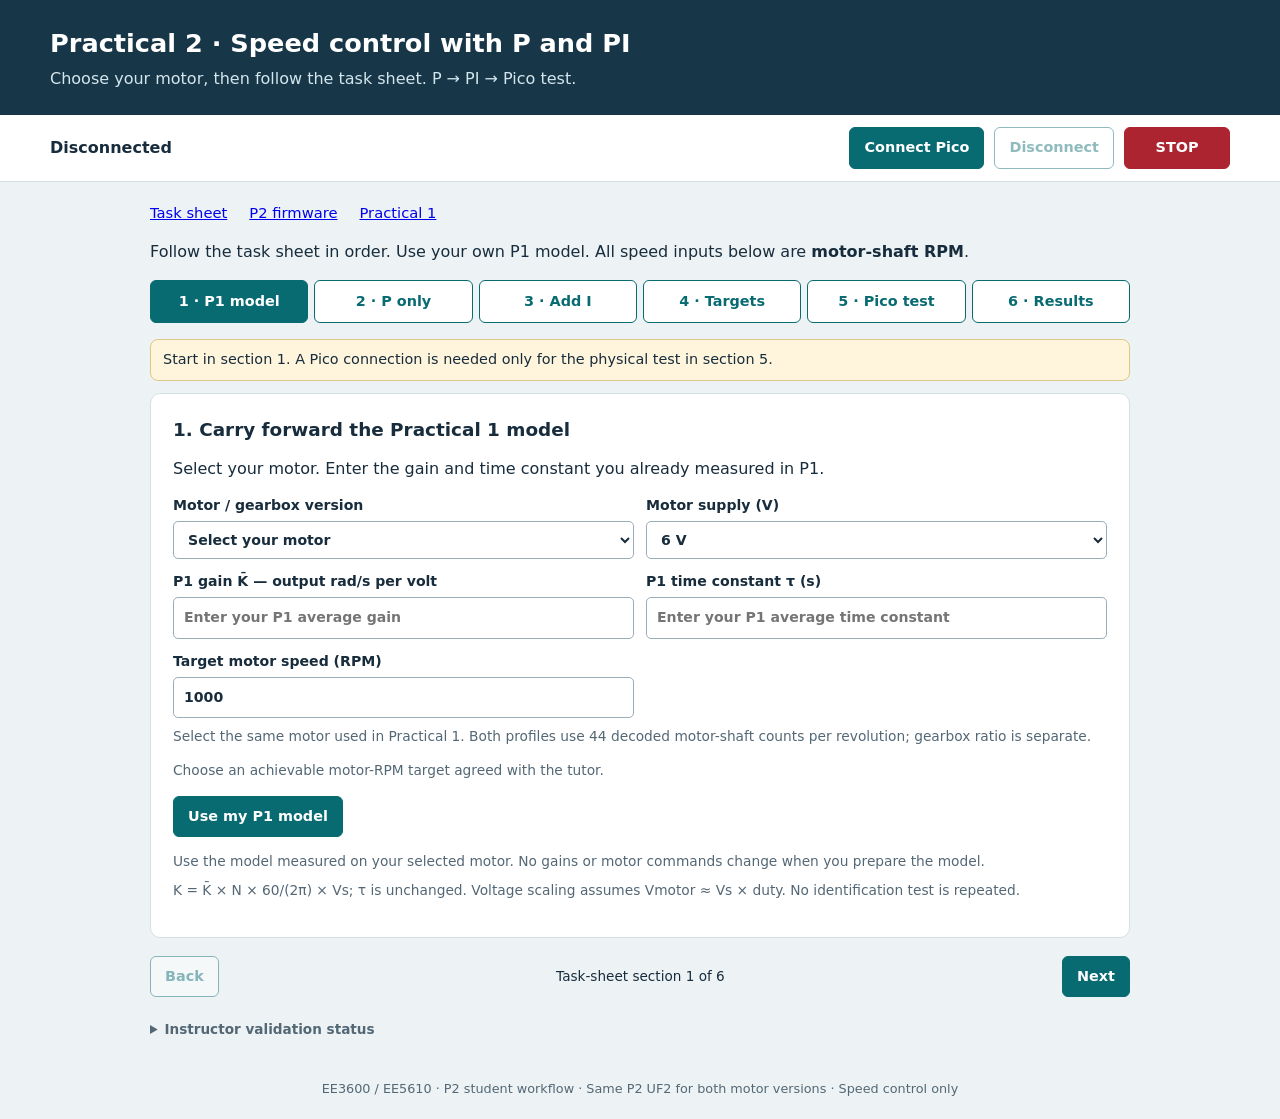
<file: practical2-control.html>
<!DOCTYPE html>

<html lang="en">
<head>
<meta charset="utf-8"/>
<meta content="width=device-width,initial-scale=1" name="viewport"/>
<title>EE3600 / EE5610 Practical 2 — P and PI speed control</title>
<!-- P2-P-PI-SPEED-2026-10-26 -->
<!-- P2-SIMPLE-TASK-FLOW -->
<style>
:root{color-scheme:light;--ink:#172c3c;--muted:#536775;--line:#d5e0e5;--accent:#096b72;--bg:#edf3f5;--danger:#ad2431;--warn:#fff5dc}*{box-sizing:border-box}body{margin:0;background:var(--bg);color:var(--ink);font:16px/1.5 system-ui,-apple-system,Segoe UI,sans-serif}header{background:#173648;color:#fff;padding:24px max(20px,calc((100vw - 1180px)/2))}h1{font-size:1.6rem;margin:0 0 5px}h2{font-size:1.15rem;margin:0 0 14px}h3{font-size:1rem;margin:18px 0 10px}p{margin:8px 0 14px}.sub{color:#d4e6ed}.toolbar{position:sticky;top:0;z-index:5;background:#fff;border-bottom:1px solid var(--line);padding:12px max(20px,calc((100vw - 1180px)/2));display:flex;flex-wrap:wrap;align-items:center;gap:10px}.status{flex:1;min-width:190px;font-weight:700}.pill{display:inline-block;padding:3px 8px;border-radius:5px;background:#e6eef2;font-size:.8rem}.toolbar .pill{margin-left:8px}main{max-width:1220px;padding:20px;margin:auto}.notice{padding:12px 16px;background:var(--warn);border:1px solid #ddc786;border-radius:8px;margin-bottom:18px;font-size:.92rem}.grid{display:grid;grid-template-columns:1fr 1fr;gap:18px}.card{padding:22px;background:#fff;border:1px solid var(--line);border-radius:10px;min-width:0}.wide{grid-column:1/-1}.fields{display:grid;grid-template-columns:repeat(2,minmax(0,1fr));gap:12px}label{display:block;font-size:.88rem;font-weight:600}input,select{display:block;width:100%;margin-top:5px;padding:9px 10px;border:1px solid #9aadb9;border-radius:5px;font:inherit;color:inherit;background:#fff}input:focus,select:focus,button:focus-visible{outline:3px solid #77c3cf;outline-offset:2px}button,.buttonlink{border:1px solid var(--accent);border-radius:6px;background:var(--accent);color:#fff;font:600 .9rem/1.2 system-ui;padding:11px 14px;cursor:pointer}button.secondary,.buttonlink.secondary{color:var(--accent);background:#fff}.buttonlink{display:inline-block;text-decoration:none}.page-links{margin-bottom:18px}.page-links a{margin-right:14px}.optional-body{margin-top:16px}button.stop{background:var(--danger);border-color:var(--danger);min-width:106px}button:disabled{opacity:.45;cursor:not-allowed}.actions{display:flex;flex-wrap:wrap;gap:9px;margin-top:15px}.hint{font-size:.86rem;color:var(--muted)}.values{display:grid;grid-template-columns:repeat(4,1fr);gap:12px;margin-bottom:14px}.value{padding:12px;background:#f2f7f8;border-radius:6px;font-size:.8rem;color:var(--muted)}.value strong{display:block;font-size:1.35rem;color:var(--ink);font-variant-numeric:tabular-nums}.log{background:#f4f7f9;border:1px solid var(--line);padding:12px;border-radius:6px;white-space:pre-wrap;overflow-wrap:anywhere;font:13px/1.55 ui-monospace,SFMono-Regular,Consolas,monospace;max-height:180px;overflow:auto}.plot-wrap{background:#fff;border:1px solid var(--line);border-radius:6px;margin-top:12px}canvas{display:block;width:100%;height:260px}#dutyPlot{height:150px}.plot-label{padding:9px 12px 0;font-size:.85rem;color:var(--muted)}table{width:100%;border-collapse:collapse;font-size:.85rem}th,td{text-align:left;padding:8px;border-bottom:1px solid var(--line);vertical-align:top}.table-wrap{overflow-x:auto}output{display:block}.success{color:#176749}.error{color:var(--danger)}.empty{color:var(--muted);font-style:italic}details{margin-top:12px}summary{cursor:pointer;font-weight:600}.file-input{display:none}.divider{border-top:1px solid var(--line);margin:18px 0}.small{font-size:.8rem}footer{color:var(--muted);padding:20px;text-align:center;font-size:.8rem}@media(max-width:800px){.grid{grid-template-columns:1fr}.values{grid-template-columns:repeat(2,1fr)}.fields{grid-template-columns:1fr 1fr}.card{padding:17px}h1{font-size:1.3rem}.toolbar{padding:10px 15px}.status{width:100%;flex-basis:100%}main{padding:14px}}@media(max-width:430px){.fields{grid-template-columns:1fr}}
[hidden]{display:none!important}.values{grid-template-columns:repeat(3,1fr)}#studyPlot{height:300px}.study-warn{color:#9b2828}.study-note{padding:10px;border-left:4px solid #096b72}@media(max-width:600px){.values{grid-template-columns:1fr}}
</style>
<style>
main{max-width:1020px}.student-links{display:flex;gap:22px;flex-wrap:wrap;font-size:.92rem}.student-intro{margin:16px 0}.task-nav{display:grid;grid-template-columns:repeat(6,1fr);gap:6px;margin:16px 0}.task-nav button{background:#fff;color:#096b72;padding:12px 5px}.task-nav button[aria-current="step"]{background:#096b72;color:#fff}.task-pager{display:flex;align-items:center;justify-content:space-between;margin:18px 0;gap:10px}.compact{padding:6px 10px;margin-left:8px}.setup-summary{padding:10px;background:#f0f6f8}.release-note{font-size:.85rem;color:#536775;margin-top:22px}.hardware-fields{margin-top:18px}#message{margin:12px 0;padding:9px 12px;font-size:.9rem}#speedStudy{margin:18px 0}#liveEvidence{margin-top:18px}#p1Conversion{margin-top:14px}#p2Compatibility{display:none!important}#studyTable table{font-size:.8rem}.task-pager span{font-size:.85rem}.fields{grid-template-columns:repeat(2,minmax(0,1fr))}[data-task][hidden]{display:none!important}@media(max-width:650px){.task-nav{grid-template-columns:repeat(3,1fr)}.fields{grid-template-columns:1fr}.task-pager span{font-size:.75rem}header{padding:18px}main{padding:12px}}</style></head>
<body>
<header><h1>Practical 2 · Speed control with P and PI</h1><div class="sub">Choose your motor, then follow the task sheet. P → PI → Pico test.</div></header>
<div class="toolbar"><div class="status" id="connectionStatus" role="status">Disconnected <span class="pill">Motor control runs on the Pico</span></div><button id="connectBtn">Connect Pico</button><button class="secondary" disabled="" id="disconnectBtn">Disconnect</button><button class="stop" id="stopBtn" title="Stop the trial and disarm the motor">STOP</button></div>
<main id="studentMain">
<nav aria-label="Practical links" class="student-links"><a href="docs/practical2-speed-task.html">Task sheet</a><a download="" href="firmware/EE3600_Practical_2_Pico.uf2">P2 firmware</a><a href="index.html">Practical 1</a></nav>
<p class="student-intro">Follow the task sheet in order. Use your own P1 model. All speed inputs below are <strong>motor-shaft RPM</strong>.</p>
<nav aria-label="Task-sheet sections" class="task-nav">
<button aria-current="step" data-go="1" type="button">1 · P1 model</button><button data-go="2" type="button">2 · P only</button><button data-go="3" type="button">3 · Add I</button><button data-go="4" type="button">4 · Targets</button><button data-go="5" type="button">5 · Pico test</button><button data-go="6" type="button">6 · Results</button>
</nav>
<div aria-live="polite" class="notice" id="message" role="status">Start in section 1. A Pico connection is needed only for the physical test in section 5.</div>
<section class="card" data-task="1" id="task1">
<h2>1. Carry forward the Practical 1 model</h2>
<p>Select your motor. Enter the gain and time constant you already measured in P1.</p>
<div class="fields"><label>Motor / gearbox version<select id="motorProfile"><option value="">Select your motor</option><option value="21.3">6 V · 280 RPM output · 21.3:1</option><option value="4.4">6 V · 1360 RPM output · 4.4:1</option></select></label><label>Motor supply (V)<select id="supply"><option value="6">6 V</option><option value="9">9 V</option></select></label><label id="p1GainLabel">P1 gain K̄ — output rad/s per volt<input id="p1Gain" min="0" placeholder="Enter your P1 average gain" step="any" type="number"/></label><label>P1 time constant τ (s)<input id="p1Tau" min="0" placeholder="Enter your P1 average time constant" step="any" type="number"/></label><label>Target motor speed (RPM)<input id="studyTarget" min="1" step="any" type="number" value="1000"/></label></div>
<p class="hint" id="motorSummary">Select the same motor used in Practical 1. Both profiles use 44 decoded motor-shaft counts per revolution; gearbox ratio is separate.</p>
<p class="hint" id="targetEquivalent">Choose an achievable speed agreed with the tutor.</p>
<div class="actions"><button id="prepareModel" type="button">Use my P1 model</button></div><output class="hint" id="p1Conversion">Use the model measured on your selected motor. No gains or motor commands change when you prepare the model.</output>
<p class="hint">K = K̄ × N × 60/(2π) × Vs; τ is unchanged. Voltage scaling assumes Vmotor ≈ Vs × duty. No identification test is repeated.</p>
</section>
<section class="card" data-task="2" hidden="" id="task2">
<h2>2. Analyse and simulate P-only control</h2>
<p>Enter one base P gain. Compare 0.5×, 1× and 2× this gain, with I = D = 0.</p><div class="fields"><label>Base P gain Kp (duty / RPM)<input id="studyKp" min="0" placeholder="Choose Kp" step="any" type="number"/></label></div><div class="actions"><button class="secondary" id="studyP">Compare P: 0.5×, 1×, 2× Kp</button></div>
<p class="hint">Tₚ(s) = KKp / (τs + 1 + KKp). Higher P makes this ideal first-order response faster and reduces its offset. It has no overshoot, but finite P leaves an offset.</p>
<div id="studyMount2"></div><p><strong>Record:</strong> final speed, offset, response time and requested duty. Explain why P needs an error to maintain drive. No physical P trial is required.</p>
</section>
<section class="card" data-task="3" hidden="" id="task3">
<h2>3. Add I and tune PI in simulation</h2>
<p>Keep P fixed initially and compare 0.5×, 1× and 2× an integral gain. D remains zero.</p>
<p>Fixed P gain: <strong id="fixedPValue">Choose P in section 2</strong> <button class="secondary compact" data-go="2">Change P</button></p>
<div class="fields"><label>Base I gain Ki (duty / RPM / s)<input id="studyKi" min="0" placeholder="Choose Ki for the PI comparison" step="any" type="number"/></label></div><div class="actions"><button class="secondary" id="studyPI">Compare PI: fixed P, 0.5×, 1×, 2× Ki</button></div>
<p class="hint">Tₚᵢ(s) = K(Kp s + Ki) / [τs² + (1 + KKp)s + KKi]. Inspect the full response, including its zero.</p>
<div id="studyMount3"></div>
<p><strong>Record:</strong> the initial and chosen PI gains and why each adjustment helped. Check duty limits and sampled behaviour in MATLAB/Simulink before hardware; this comparison is the ideal continuous model only.</p>
<details><summary>Three tuning methods — task-sheet guidance</summary><p>Model-based analysis explains P/PI behaviour. Computational tuning adjusts or searches gains in simulation. Ziegler–Nichols is an applicability question here: the ideal model supplies neither a positive reaction-curve delay nor a finite positive ultimate gain. These are not three compulsory motor experiments.</p></details>
</section>
<section class="card" data-task="4" hidden="" id="task4">
<h2>4. Speed requirements and measurement conventions</h2>
<table><tr><th>Measure</th><th>Target</th></tr><tr><td>Overshoot</td><td>≤5% of the commanded step</td></tr><tr><td>10–90% rise time</td><td>≤0.50 s</td></tr><tr><td>Target-centred settling time</td><td>≤1.00 s, with ≥2 s final in-band data</td></tr><tr><td>Final mean absolute error</td><td>≤max(2% of target, two speed-measurement quanta)</td></tr></table>
<p>The settling band is ±max(2% of the commanded change, 54.545 motor RPM) for the supplied 44-count encoder and 50 ms speed window. At 1000 RPM this is ±5.45%, not strict ±2%.</p>
<p>Measure from the command, not from the start of motion. Save startup delay, duty and failures. A faulted or incomplete recording cannot pass.</p>
</section>
<section class="card" data-task="5" hidden="" id="task5">
<h2>5. Website and Pico workflow</h2>
<p><strong>Connect Pico → Apply configuration → enter reviewed gains → Arm &amp; run.</strong> Use the same target and limits for each trial.</p>
<p class="setup-summary" id="kitReadback">Connect the Pico, then apply the selected motor configuration while disarmed.</p>
<div class="actions"><button data-disarmed="" id="applyConfig">Apply configuration</button></div>
<div class="fields hardware-fields"><label>Target motor speed (RPM)<input id="speedTarget" readonly="" step="100" type="number" value="1000"/></label><label>Kp (duty / RPM)<input id="speedKp" min="0" step="any" type="number" value="0"/></label><label>Ki (duty / RPM / s)<input id="speedKi" min="0" step="any" type="number" value="0"/></label></div>
<p class="hint">Gains use fractional duty / motor RPM, exactly as in sections 2–3. D = 0; derivative filter = 0.020 s. Enter your reviewed candidate, not the reference-kit answer.</p>
<div class="actions"><button data-disarmed="" id="runSpeed">Arm &amp; run speed trial</button></div>
<p class="hint">Each trial is finite (normally 10 s). STOP removes drive; allow coast-down. Diagnose a fault with the tutor before any restart.</p>
<details id="tutorSettings"><summary>Tutor settings — only change when instructed</summary><div class="fields"><label>Maximum duty (%)<input id="limit" max="100" min="1" step="0.1" type="number" value="60"/></label><label>Trial limit (s)<input id="duration" max="60" min="0.2" step="0.1" type="number" value="10"/></label><label>Encoder sign<select id="encsign"><option value="1">+1</option><option value="-1">-1</option></select></label><label>Motor sign<select id="motorsign"><option value="1">+1</option><option value="-1">-1</option></select></label><label>Motor speed limit (RPM)<input id="speedlimit" min="1" step="100" type="number" value="8000"/></label></div><p class="hint" id="limitHint">Select the actual supply. A 100% ceiling was approved only for the reported 6 V bench; apply the tutor-approved limit for your kit. No minimum-duty clamp or starting boost is used.</p><div class="actions"><button class="secondary" data-connected="" id="readConfig">Read device settings</button><button class="secondary" id="saveConfig">Save settings JSON</button></div><details><summary>Device readback and session log</summary><pre class="log" id="deviceInfo">No device connected.</pre><pre aria-live="polite" class="log" id="eventLog">Ready.</pre></details></details>
<div id="traceMount5"></div>
</section>
<section class="card" data-task="6" hidden="" id="task6">
<h2>6. Results and submission</h2>
<p><strong>Analyse response → Save CSV → refine → freeze gains → three fresh repeats.</strong> Save every attempt before starting another run. Re-load a saved CSV and check that the metrics agree.</p>
<div id="traceMount6"></div>
<p>Keep your P comparisons, initial/final PI simulations, hardware speed/reference/duty plots and result table. Explain P's offset, I's effect and differences between prediction and measurement. Do not resubmit P1 identification work.</p>
<a href="docs/practical2-speed-task.html#position">7. Optional position extension — MATLAB/Simulink only</a>
</section>
<div class="task-pager"><button class="secondary" id="previousTask">Back</button><span id="taskCounter">Task-sheet section 1 of 6</span><button id="nextTask">Next</button></div>
<details class="release-note"><summary>Instructor validation status</summary><p>Prior reported speed tests passed on one unloaded 6 V, 21.3:1 kit. The 4.4:1 kit is a separate motor profile, not a second physically validated kit. Native browser/Pico trials and physical USB removal require local testing. The original raw records and firmware are unchanged.</p><a href="docs/CODEX_SIMPLE_STUDENT_TEST.md">Codex test instructions</a></details>
<div hidden="" id="speedStudy"><p class="hint" id="studyKind">Simulation only</p><div class="hint" id="studyMessage" role="status">Enter your model and gains. No λ or pole choice is needed for this gain-effect comparison.</div><div class="plot-wrap"><canvas aria-label="Ideal P or PI speed comparison" id="studyPlot" role="img"></canvas></div><div class="table-wrap" id="studyTable"></div><div class="actions"><button class="secondary" disabled="" id="studyDownload">Save simulated CSV</button></div><p class="hint">Ideal model only: no friction, saturation or measurement noise. A duty warning is not a motor command. Save the current comparison before making another.</p></div>
<div hidden="" id="liveEvidence"><div class="values"><div class="value">Motor speed<strong id="motorValue">— RPM</strong></div><div class="value">Output speed<strong id="outputValue">— RPM</strong></div><div class="value">Applied duty<strong id="dutyValue">— %</strong></div></div><div class="plot-wrap"><div class="plot-label" id="responseLabel">Response · motor RPM</div><canvas aria-label="Time plot of measured response and commanded reference" id="responsePlot" role="img"></canvas></div><div class="plot-wrap"><p class="plot-label">Applied duty (%)</p><canvas aria-label="Time plot of applied motor duty" id="dutyPlot" role="img"></canvas></div><div class="actions"><button class="secondary" id="analyseResponse">Analyse response</button><button class="secondary" id="saveCsv">Save CSV</button><button class="secondary" id="loadCsv">Load P2 CSV</button></div><p class="hint" id="runInfo">No recorded run. A new trial starts a new recording; save each run before starting another.</p><div class="table-wrap" id="metrics"><p class="empty">Response analysis will appear here. A two-second final dwell is required to report a settled response.</p></div><input accept=".csv,text/csv" class="file-input" id="csvFile" type="file"/></div>
</main><div aria-hidden="true" hidden="True" id="p2Compatibility" inert="True">
<nav aria-label="Practicals" class="card page-links"><a href="index.html">Practical 1 · Motor identification</a><a href="practical2.html">Practical 2 · Simulation</a><strong aria-current="page">Practical 2 · Pico motor control</strong></nav>
<section class="card page-links"><h2>Practical 2 files and workflow</h2><p>Reuse your Practical 1 model. Compare P-only responses, hold P fixed while adding I in simulation, then test a reviewed PI candidate on the Pico. Freeze the final gains and record three fresh repeats. Do not repeat identification. Position is an optional simulation exercise only; physical position commands are disabled on this page.</p><div class="actions"><a class="buttonlink" download="" href="firmware/EE3600_Practical_2_Pico.uf2">Download Practical 2 UF2</a><a class="buttonlink secondary" href="docs/practical2-speed-task.html">Updated task sheet · read / print</a><a class="buttonlink secondary" href="docs/practical2-hardware.md">Pico setup and hardware guide</a></div><p class="hint"><strong>Check gain units:</strong> the simulation page uses percent duty and gearbox-output RPM. This speed controller uses fractional duty and motor-shaft RPM. For the same continuous controller, divide each simulation gain by <strong>100 × N</strong>, where N is the verified motor/output speed ratio. This only converts units; the two implementations have different filters and sample times. No gains are transferred automatically.</p></section>
<div class="notice"><strong>Validation scope.</strong> The supplied bench report records three passing speed trials on one unloaded 6 V kit at 1000 motor RPM. This revised website still needs a physical browser trial, CSV round-trip and USB-unplug check. Those checks are not established by software tests. The P1 fit is a starting model, not an exact prediction of the real motor. Do not use the failed position-controller settings.</div>

<div class="grid">
<section class="card wide"><h2>1 · Hardware setup</h2><p class="hint">Read the connected device settings, correct them for your kit, then select Apply configuration while disarmed. All reference and gain changes require an explicit button press.</p><div class="fields" style="grid-template-columns:repeat(auto-fit,minmax(170px,1fr))">


<label>Counts / motor revolution<input id="cpr" min="1" readonly="" step="1" type="number" value="44"/></label>
<label>Gear ratio (motor / output)<input id="gear" min="1" readonly="" step="0.01" type="number" value="21.3"/></label>



<label hidden="">Position travel limit (± degrees)<input id="travel" min="1" step="1" type="number" value="270"/></label>

</div><div class="actions"></div><details><summary>Device settings and protocol</summary></details></section>
<section class="card wide"><h2>2 · Practical 1 model and controller design</h2>
<p class="hint">Use the averaged gain K̄ and time constant τ̄ from your three Practical 1 voltage step tests and MATLAB validation. The P1 experimental model gives gearbox-output speed in rad/s from motor-terminal volts: G<sub>exp</sub>(s) = K̄ / (τ̄s + 1). Practical 2 starts from those results.</p>
<div class="fields">
<label>P1 model units<select id="p1Units"><option value="output_rad_s_per_v">Output rad/s per volt (P1 Gexp)</option><option value="motor_rpm_per_duty">Motor RPM per fractional duty (already converted)</option></select></label>


</div>
<p class="hint" id="p1Settings">Conversion uses the declared supply voltage and the verified motor/output gear ratio from Hardware setup. Use the same gearbox as P1: 4.4:1 or 21.3:1 as applicable.</p>
<div class="actions"><button class="secondary" id="convertP1">Convert P1 model</button><button class="secondary" disabled="" id="useP1Model">Use converted model</button></div>

<div class="divider"></div><details id="optionalDesign"><summary>Optional model-based gain helper</summary><div class="optional-body"><h3>Controller model and initial gains</h3><p class="hint">The controller model uses <strong>motor-shaft RPM per fractional duty</strong>: G(s) = K<sub>u</sub> / (τs + 1). Suggestions are calculated only; they never overwrite the controller gains.</p><div class="fields"><label>K<sub>u</sub> (motor RPM / duty)<input id="modelK" min="0" placeholder="Enter measured gain" step="any" type="number"/></label><label>τ (seconds)<input id="modelTau" min="0" placeholder="Enter measured time constant" step="any" type="number"/></label><label>Desired speed time constant Tc (s)<input id="lambda" min="0" step="0.01" type="number" value="0.5"/></label><label hidden="">Position damping ζ<input id="zeta" max="2" min="0" step="0.05" type="number" value="0.8"/></label><label hidden="">Position ω<sub>n</sub> (rad/s)<input id="wn" min="0" step="0.1" type="number" value="3"/></label></div><div class="actions"><button class="secondary" id="suggestBtn">Calculate suggestions</button></div><output class="hint" id="suggestions">Speed PI: Kp = τ/(K<sub>u</sub>Tc), Ki = 1/(K<sub>u</sub>Tc), Kd = 0. Choose the desired time constant Tc from your response requirements. Validate suggested gains with the actual controller limits and sampling before increasing the reference.</output></div></details></section>
<section class="card wide" id="legacySpeedStudy"><h2>3 · Compare P, then add I — simulation only</h2>
<p>Use your converted model. First compare three proportional gains. Then keep P fixed and compare integral gains. These ideal continuous-model predictions do not include friction, sampling or actuator saturation; check the duty warning and the separate limited simulator before hardware use.</p>
<div class="fields">
<label>Plant K (motor RPM / duty)<input id="studyK" min="0" placeholder="Use converted P1 model" step="any" type="number"/></label>
<label>Plant τ (s)<input id="studyTau" min="0" placeholder="Use P1 time constant" step="any" type="number"/></label>



<label>Duty ceiling for demand check (%)<input id="studyLimit" max="100" min="1" step="any" type="number" value="100"/></label>
</div><div class="actions"><button class="secondary" id="studyUseModel">Use model fields for simulation</button></div>
<p class="hint">All simulations use motor RPM and fractional duty, matching the hardware gain fields. No hardware gains are filled automatically and no motor commands are sent. A prediction is not a reviewed hardware setting.</p>
<p class="hint"><strong>P:</strong> T(s) = KKp/(τs + 1 + KKp); τcl = τ/(1 + KKp); ess/r = 1/(1 + KKp). This ideal first-order P response has no overshoot but retains offset.<br/><strong>PI:</strong> T(s) = K(Kp s + Ki)/[τs² + (1 + KKp)s + KKi]. The zero matters: inspect the complete response.</p>

<div class="plot-wrap"></div>
<details><summary>Three tuning methods — not three hardware experiments</summary><p>Model-based analysis: explain the P/PI equations and gain effects. Computational tuning: adjust or search simulated gains, then validate a reviewed candidate. Ziegler–Nichols: assess applicability; the ideal delay-free first-order model has neither a positive reaction-curve delay nor a finite positive ultimate gain. Do not invent these values or force physical oscillation.</p></details>
<p><a href="practical2.html">Open the separate limited simulator</a> · <a href="docs/practical2-speed-task.html#position">Optional position simulation exercise</a></p>
</section>
<section class="card wide"><h2>4 · Speed control (required)</h2><p class="hint">Reference and feedback use <strong>motor-shaft RPM</strong>. Controller output is fractional duty. Start with small achievable speed changes and sufficient duty headroom.</p><div class="fields"><label>Derivative filter Tf (s)<input id="speedTf" min="0.001" readonly="" step="0.001" type="number" value="0.02"/></label><label>Kd (duty · s / RPM)<input id="speedKd" min="0" readonly="" step="any" type="number" value="0"/></label></div><div class="actions"><button class="secondary" disabled="" id="updateSpeed">Update speed reference</button></div><p class="hint">The run button deliberately sends the entered gains, reference and trial limit, then arms. Updating the reference while armed keeps the active gains and original trial deadline.</p></section>
<details aria-hidden="true" class="card wide" hidden="" id="optionalPosition" inert=""><summary>Optional extension · Position control</summary><div class="optional-body"><p class="hint">Complete the required speed task first. The live position targets here are platform guidance. Report them separately from the optional simulation criteria in the task sheet.</p><p class="hint">Position is <strong>gearbox-output degrees</strong>, relative to the stopped encoder zero. It is unwrapped: +180° is the stated absolute reference, not an automatic shortest-path move.</p><div class="fields"><label>Target output angle (degrees)<input id="positionTarget" step="1" type="number" value="90"/></label><label>Derivative filter Tf (s)<input id="positionTf" min="0.001" step="0.001" type="number" value="0.02"/></label><label>Kp (duty / degree)<input id="positionKp" min="0" step="any" type="number" value="0"/></label><label>Ki (duty / degree / s)<input id="positionKi" min="0" step="any" type="number" value="0"/></label><label>Kd (duty · s / degree)<input id="positionKd" min="0" step="any" type="number" value="0"/></label></div><div class="actions"><button class="secondary" data-disarmed="" id="zeroBtn">Zero position</button><button data-disarmed="" id="runPosition">Arm &amp; run position trial</button><button class="secondary" disabled="" id="updatePosition">Update position reference</button></div><p class="hint">Derivative acts on measured output angular velocity, in degrees/s. Motor-side encoder position cannot independently measure gearbox backlash or output slip. Zero only while stopped.</p></div></details>
<section class="card wide"><h2>5 · Analyse, save and repeat</h2><div class="values"><div class="value">Motor speed</div><div class="value">Output speed</div><div class="value" hidden="">Output position<strong id="positionValue">— °</strong></div><div class="value">Applied duty</div></div><div class="plot-wrap"></div><div class="plot-wrap"><div class="plot-label">Applied duty (%) · elapsed device time (s)</div></div><div class="actions"><button class="secondary" data-disarmed="" id="clearData">Clear recorded run</button></div><details><summary>How results are measured</summary><p class="hint">Overshoot is measured beyond the commanded target, divided by the commanded step size. Rise time is the 10–90% crossing interval. Settling uses a band around the commanded target and requires all later assessment samples to stay inside it for at least two seconds. The final two seconds supply mean absolute error, signed bias and variation. Missing, stale or insufficient data are not a pass. Speed bands use the larger of 2% of the commanded step and two count/window quanta. For 44 counts/motor revolution and a 50 ms window, the floor is ±54.545 motor RPM. At a 1000 RPM target that is ±5.45%, not strict ±2%. Command time is not shifted to the beginning of motion. Any excluded pre-command transition frames are counted; raw CSV data remain unchanged. Values are teaching metrics, not independently certified mechanical accuracy.</p></details></section>
<details class="card wide" id="optionalDiagnostics"><summary>Tutor diagnostics · not a Practical 1 repeat</summary><div style="margin-top:16px"><p class="hint">Use these controls only for a brief direction/driver check or to investigate a mismatch with your Practical 1 model. A complete identification campaign is not part of the normal Practical 2 sequence. Positive duty must produce positive speed.</p><div class="fields"><label>Hold duty (%)<input id="holdDuty" step="1" type="number" value="20"/></label><label>Hold time (s)<input id="holdTime" max="60" min="0.2" step="0.1" type="number" value="3"/></label></div><div class="actions"><button data-disarmed="" id="runHold">Arm &amp; run PWM hold</button></div><div class="divider"></div><div class="fields"><label>Baseline duty (%)<input id="stepBase" step="1" type="number" value="20"/></label><label>Step duty (%)<input id="stepFinal" step="1" type="number" value="40"/></label><label>Baseline hold (s)<input id="baseTime" max="30" min="0.5" step="0.1" type="number" value="2"/></label><label>After-step hold (s)<input id="stepTime" max="30" min="1" step="0.1" type="number" value="5"/></label></div><div class="actions"><button data-disarmed="" id="runStep">Arm &amp; run step test</button><button class="secondary" id="identifyBtn">Analyse step</button></div><output class="hint" id="identification">Analyse step provides an optional graphical check from a new P2 open-loop run or a P2-format CSV. Carry forward your completed Practical 1 model for the main controller-design tasks.</output></div></details>
<section class="card wide"><h2>Session log</h2></section>
</div></div><footer>EE3600 / EE5610 · P2 student workflow · Same P2 UF2 for both motor versions · Speed control only</footer>
<script id="p2-core">
'use strict';
(function(root){
  const MODES=['OPEN','SPEED','POSITION'];
  const number=(v,name='value')=>{if(v===null||v===undefined||String(v).trim()==='')throw Error(name+' is required.');const n=Number(v);if(!Number.isFinite(n))throw Error(name+' must be finite.');return n;};
  const range=(v,lo,hi,name)=>{const n=number(v,name);if(n<lo||n>hi)throw Error(name+' must be between '+lo+' and '+hi+'.');return n;};
  const mean=a=>a.reduce((s,x)=>s+x,0)/a.length;
  const sd=a=>Math.sqrt(mean(a.map(x=>(x-mean(a))**2)));
  function parseFrame(line){
    line=String(line).trim();if(!line)return null;
    const fields=line.split(','),type=fields[0];
    if(type==='CONFIG'){let value;try{value=JSON.parse(line.slice(7));}catch(e){throw Error('Invalid CONFIG JSON.');}if(!value||typeof value!=='object'||Array.isArray(value))throw Error('Invalid CONFIG object.');return{type,value};}
    if(type==='DATA'){
      if(fields.length!==15)throw Error('DATA requires exactly 15 fields.');
      const mode=fields[3]==='POS'?'POSITION':fields[3];
      if(!['DISARMED','ARMED','FAULT'].includes(fields[2])||!MODES.includes(mode))throw Error('Unknown DATA state or mode.');
      const ns=[1,4,5,6,7,8,9,10,11,12,13].map(i=>number(fields[i],'DATA field '+i));
      if(!Number.isSafeInteger(ns[0])||ns[0]<0||!Number.isSafeInteger(ns[5]))throw Error('Invalid timestamp or encoder count.');
      return{type,t_ms:ns[0],state:fields[2],mode,target:ns[1],n_motor_rpm:ns[2],n_output_rpm:ns[3],theta_output_deg:ns[4],count:ns[5],u_requested_pct:ns[6],u_applied_pct:ns[7],p_term_pct:ns[8],i_term_pct:ns[9],d_term_pct:ns[10],fault:fields[14]};
    }
    if(['INFO','CAPS','ACK','ERR','EVENT'].includes(type))return{type,fields:fields.slice(1),raw:line};
    return{type:'UNKNOWN',raw:line};
  }
  class DeviceClock{
    constructor(){this.last=null;this.offset=0;}
    add(t){range(t,0,Number.MAX_SAFE_INTEGER,'Device time');if(this.last!==null&&t<this.last){if(this.last<=4294967295&&this.last-t>2147483648)this.offset+=4294967296;else throw Error('Device timestamp reset or moved backwards.');}this.last=t;return this.offset+t;}
  }
  function validateConfig(c){
    const v=range(c.supply_v,3,10,'Supply voltage'),cap=Math.min(100,600/v);
    return{supply_v:v,duty_limit_pct:Math.min(cap,range(c.duty_limit_pct,1,cap+1e-4,'Duty limit')),cpr_motor:range(c.cpr_motor,1,100000,'Motor counts/revolution'),gear_ratio:range(c.gear_ratio,1,1000,'Gear ratio'),encoder_sign:[-1,1].includes(Number(c.encoder_sign))?Number(c.encoder_sign):(()=>{throw Error('Encoder sign must be +1 or -1.');})(),motor_sign:[-1,1].includes(Number(c.motor_sign))?Number(c.motor_sign):(()=>{throw Error('Motor sign must be +1 or -1.');})(),speed_limit_rpm:range(c.speed_limit_rpm,100,20000,'Speed limit'),travel_limit_deg:range(c.travel_limit_deg,10,720,'Travel limit'),duration_s:range(c.duration_s,0.2,60,'Trial duration')};
  }
  function gains(g){const a={kp:range(g.kp,0,10,'Kp'),ki:range(g.ki,0,100,'Ki'),kd:range(g.kd,0,10,'Kd'),tf:range(g.tf,0.001,1,'Tf')};if(a.kp===0&&a.ki===0)throw Error('Enter a nonzero Kp or Ki before a control trial.');return a;}
  function canArm(s){return Boolean(s.connected&&s.compatible&&s.state==='DISARMED'&&s.fresh&&!s.busy);}
  function convertP1Model(units,gain,tau,gear,supply){
    gain=number(gain,'P1 gain');tau=number(tau,'P1 time constant');
    if(gain<=0||tau<=0)throw Error('P1 gain and time constant must be positive.');
    if(units==='motor_rpm_per_duty')return{K:gain,tau,units,source_gain:gain,source_tau:tau,factor:1};
    if(units!=='output_rad_s_per_v')throw Error('Select the explicit P1 model units; do not guess a gain convention.');
    gear=range(gear,1,1000,'Gear ratio');supply=range(supply,3,10,'Declared supply voltage');
    const factor=gear*60/(2*Math.PI)*supply,K=gain*factor;
    if(!Number.isFinite(K))throw Error('Converted gain is not finite.');
    return{K,tau,units,source_gain:gain,source_tau:tau,gear_ratio:gear,supply_v:supply,factor};
  }
  function targets(mode,r0,r1,cpr,gear,windowMs=50){const quantum=60/(number(cpr)*number(windowMs)/1000);if(mode==='SPEED')return{band:Math.max(.02*Math.abs(r1-r0),2*quantum),mae:Math.max(.02*Math.abs(r1),2*quantum),rise:.5,settling:1,overshoot:5,speed_quantum:quantum};if(mode==='POSITION')return{band:Math.max(2,720/(number(cpr)*number(gear))),mae:Math.max(2,720/(number(cpr)*number(gear))),rise:.75,settling:1.5,overshoot:5,resolution_adjusted:720/(number(cpr)*number(gear))>2};throw Error('Control-mode targets required.');}
  function meetsTargets(m,t){return m.rise_s!==null&&m.settling_s!==null&&m.final_mae!==null&&m.overshoot_pct<=t.overshoot&&m.rise_s<=t.rise&&m.settling_s<=t.settling&&m.final_mae<=t.mae;}
  function analytic(K,tau,lambda,zeta,wn,gear){[K,tau,lambda,zeta,wn,gear].forEach(x=>{if(!Number.isFinite(x)||x<=0)throw Error('Model and design inputs must be positive and finite.');});const A=6*K/gear;return{speed:{kp:tau/(K*lambda),ki:1/(K*lambda),kd:0},position:{kp:tau*wn*wn/A,ki:0,kd:(2*zeta*wn*tau-1)/A},q:6/gear,lambdaWarning:lambda<tau};}
  function metrics(points,r0,r1,band,dwell=2,commandTime=null){
    r0=number(r0);r1=number(r1);band=number(band);dwell=number(dwell);const delta=r1-r0;if(!delta)throw Error('A nonzero reference step is required.');if(band<=0||dwell<0)throw Error('Invalid assessment band or dwell.');
    if(points.length<5)throw Error('Insufficient response samples.');
    points.forEach((p,i)=>{if(!Number.isFinite(p.t)||!Number.isFinite(p.y)||(i&&p.t<=points[i-1].t))throw Error('Nonfinite or non-increasing response data.');});
    const start=commandTime===null?points[0].t:number(commandTime,'Command time'),ps=points.map(p=>({t:p.t-start,y:p.y,z:(p.y-r0)/delta}));if(ps[0].t<-.001)throw Error('Assessment samples precede the command.');
    function crossing(level){if(ps[0].z>=level)return null;for(let i=1;i<ps.length;i++){if(ps[i-1].z<level&&ps[i].z>=level)return ps[i-1].t+(level-ps[i-1].z)*(ps[i].t-ps[i-1].t)/(ps[i].z-ps[i-1].z);}return null;}
    const t10=crossing(.1),t90=crossing(.9),overshoot=Math.max(0,...ps.map(p=>(p.y-r1)*Math.sign(delta)))*100/Math.abs(delta);
    let outside=-1;ps.forEach((p,i)=>{if(Math.abs(p.y-r1)>band)outside=i;});
    const candidate=outside+1<ps.length?ps[Math.max(0,outside+1)].t:null,last=ps.at(-1).t;
    const settling=candidate!==null&&last-candidate>=dwell?candidate:null;
    const tail=ps.filter(p=>p.t>=last-2),err=tail.map(p=>r1-p.y),tailLongEnough=last>=2;
    return{overshoot_pct:overshoot,rise_s:t10!==null&&t90!==null&&t90>=t10?t90-t10:null,settling_s:settling,final_mae:tailLongEnough?mean(err.map(Math.abs)):null,final_bias:tailLongEnough?mean(err):null,peak_to_peak:tailLongEnough?Math.max(...tail.map(p=>p.y))-Math.min(...tail.map(p=>p.y)):null,band,duration_s:last,t10,t90};
  }
  function slope(points){const mt=mean(points.map(p=>p.t)),my=mean(points.map(p=>p.y));const den=points.reduce((s,p)=>s+(p.t-mt)**2,0);return den?points.reduce((s,p)=>s+(p.t-mt)*(p.y-my),0)/den:0;}
  function identify(samples){
    const ss=samples.filter(x=>x.mode==='OPEN'&&x.state==='ARMED');if(ss.length<40)throw Error('Need a complete recorded open-loop step with baseline and steady tail.');
    for(let i=1;i<ss.length;i++)if(ss[i].t_unwrapped<=ss[i-1].t_unwrapped)throw Error('Step timestamps must increase.');
    const edges=[];for(let i=1;i<ss.length;i++)if(Math.abs(ss[i].target-ss[i-1].target)>.25)edges.push(i);
    if(edges.length!==1)throw Error('Analyse one open-loop step at a time: exactly one reference change is required.');
    const i=edges[0],pre=ss.slice(0,i),post=ss.slice(i),t0=post[0].t_unwrapped;
    if(pre.length<10||post.length<20||(pre.at(-1).t_unwrapped-pre[0].t_unwrapped)<500)throw Error('Baseline or post-step observation is too short.');
    const preTail=pre.filter(x=>x.t_unwrapped>=pre.at(-1).t_unwrapped-500),end=post.at(-1).t_unwrapped,tail=post.filter(x=>x.t_unwrapped>=end-750);
    const n0=mean(preTail.map(x=>x.n_motor_rpm)),n1=mean(tail.map(x=>x.n_motor_rpm)),u0=mean(preTail.map(x=>x.u_applied_pct))/100,u1=mean(tail.map(x=>x.u_applied_pct))/100,dn=n1-n0,du=u1-u0;
    if(Math.abs(du)<.02||Math.abs(dn)<Math.max(20,5*sd(tail.map(x=>x.n_motor_rpm))))throw Error('The speed change is too small relative to noise, or applied duty did not change sufficiently.');
    if(dn/du<=0)throw Error('Non-positive plant gain: check motor/encoder signs before tuning.');
    if(sd(preTail.map(x=>x.n_motor_rpm))>.1*Math.abs(dn))throw Error('The pre-step speed is not sufficiently steady.');
    const tailSlope=slope(tail.map(x=>({t:(x.t_unwrapped-t0)/1000,y:x.n_motor_rpm}))),duration=(end-t0)/1000;
    if(Math.abs(tailSlope)*duration>.1*Math.abs(dn)||sd(tail.map(x=>x.n_motor_rpm))>.1*Math.abs(dn))throw Error('The final speed is not sufficiently steady. Use a longer hold or a better-resolved step.');
    let tau=null;const level=.6321205588;for(let j=1;j<post.length;j++){const a=(post[j-1].n_motor_rpm-n0)/dn,b=(post[j].n_motor_rpm-n0)/dn;if(a<level&&b>=level){tau=((post[j-1].t_unwrapped-t0)+(level-a)*(post[j].t_unwrapped-post[j-1].t_unwrapped)/(b-a))/1000;break;}}
    if(tau===null||tau<=.02||duration<5*tau)throw Error('The 63.2% crossing is unresolved, or the hold is shorter than five estimated time constants.');
    const inputSettled=post.find(x=>Math.abs(x.u_applied_pct/100-u1)<=.05*Math.abs(du));
    if(!inputSettled||(inputSettled.t_unwrapped-t0)/1000>Math.max(.04,.1*tau))throw Error('Applied duty was ramped or limited. An ideal-step estimate is not appropriate; fit the recorded input offline.');
    return{K:dn/du,tau,n0,n1,u0,u1,t0,duration,source:'63.2% graphical estimate; includes encoder estimator dynamics'};
  }
  const CSV_COLUMNS=['run_id','host_received_iso','t_ms','t_unwrapped','state','mode','target','n_motor_rpm','n_output_rpm','theta_output_deg','count','u_requested_pct','u_applied_pct','p_term_pct','i_term_pct','d_term_pct','fault'];
  const quote=x=>{const s=String(x??'');return /[",\r\n]/.test(s)?'"'+s.replace(/"/g,'""')+'"':s;};
  function toCSV(samples,metadata={}){return '# EE3600 Practical 2; device time in ms; duty in percent; motor speed in RPM; output position in degrees\n# metadata='+JSON.stringify(metadata)+'\n'+CSV_COLUMNS.join(',')+'\n'+samples.map(s=>CSV_COLUMNS.map(k=>quote(s[k])).join(',')).join('\n')+'\n';}
  function splitCSV(line){const out=[];let q=false,v='';for(let i=0;i<line.length;i++){const c=line[i];if(c==='"'){if(q&&line[i+1]==='"'){v+='"';i++;}else q=!q;}else if(c===','&&!q){out.push(v);v='';}else v+=c;}if(q)throw Error('Unclosed CSV quote.');out.push(v);return out;}
  function fromCSV(text){if(text.length>20*1024*1024)throw Error('CSV is larger than 20 MB.');const lines=text.replace(/^\uFEFF/,'').split(/\r?\n/);let metadata={},header=null;const samples=[];for(const line of lines){if(!line.trim())continue;if(line.startsWith('# metadata=')){try{metadata=JSON.parse(line.slice(11));}catch(e){throw Error('Invalid metadata JSON in CSV.');}continue;}if(line.startsWith('#'))continue;const f=splitCSV(line);if(!header){header=f;for(const key of CSV_COLUMNS.filter(x=>!['run_id','host_received_iso','t_unwrapped'].includes(x)))if(!header.includes(key))throw Error('Missing CSV column: '+key);continue;}if(f.length!==header.length)throw Error('CSV row width differs from the header.');const o=Object.fromEntries(header.map((h,i)=>[h,f[i]]));const frame=parseFrame(['DATA',o.t_ms,o.state,o.mode,o.target,o.n_motor_rpm,o.n_output_rpm,o.theta_output_deg,o.count,o.u_requested_pct,o.u_applied_pct,o.p_term_pct,o.i_term_pct,o.d_term_pct,o.fault].join(','));samples.push({...o,...frame});}if(!samples.length)throw Error('CSV contains no data.');const clock=new DeviceClock();samples.forEach(s=>{s.t_unwrapped=clock.add(s.t_ms);});return{samples,metadata};}

  function assessmentSamples(rows,commandMs,maxTransitionMs=10){
    commandMs=number(commandMs,'Device command time');
    if(!rows.length)throw Error('No assessment samples.');
    rows.forEach((r,i)=>{if(!Number.isFinite(r.t_unwrapped)||(i&&r.t_unwrapped<=rows[i-1].t_unwrapped))throw Error('Non-increasing raw sample timestamps.');});
    const early=rows.filter(r=>r.t_unwrapped<commandMs);
    if(early.some(r=>commandMs-r.t_unwrapped>maxTransitionMs))throw Error('Pre-command sample exceeds the one-control-tick transition allowance.');
    const selected=rows.filter(r=>r.t_unwrapped>=commandMs);
    if(selected.length<5)throw Error('Insufficient post-command samples.');
    if(selected[0].t_unwrapped-commandMs>100)throw Error('First post-command sample is more than 100 ms late.');
    return {samples:selected,excluded:early.length,command_ms:commandMs};
  }
  root.Practical2Core={assessmentSamples,number,range,parseFrame,DeviceClock,validateConfig,gains,canArm,convertP1Model,targets,meetsTargets,analytic,metrics,identify,toCSV,fromCSV,mean,sd};
})(typeof globalThis!=='undefined'?globalThis:this);
</script>
<script id="p2-app">
'use strict';
(()=>{
const C=Practical2Core,$=id=>document.getElementById(id),state={port:null,reader:null,writer:null,connected:false,compatible:false,info:null,caps:null,config:null,latest:null,lastReceive:0,deviceState:'DISARMED',mode:'OPEN',clock:new C.DeviceClock(),history:[],samples:[],run:null,pending:null,writeChain:Promise.resolve(),heartbeat:null,monitor:null,busy:false,operation:0,readToken:0,plotDirty:true,parseFailures:0,armAttempted:false,p1Conversion:null,modelProvenance:null};
const configMap={supply_v:'supply',duty_limit_pct:'limit',cpr_motor:'cpr',gear_ratio:'gear',encoder_sign:'encsign',motor_sign:'motorsign',speed_limit_rpm:'speedlimit',travel_limit_deg:'travel',duration_s:'duration'};
const esc=s=>String(s).replace(/[&<>"']/g,c=>({'&':'&amp;','<':'&lt;','>':'&gt;','"':'&quot;',"'":'&#39;'}[c]));
const fmt=(v,n=3)=>v===null||v===undefined||!Number.isFinite(v)?'Not measured':Number(v).toPrecision(n);
function log(s){const el=$('eventLog');el.textContent=(el.textContent+'\n'+new Date().toLocaleTimeString()+'  '+s).split('\n').slice(-100).join('\n');el.scrollTop=el.scrollHeight;}
function message(s,error=false){$('message').textContent=s;$('message').style.borderColor=error?'#c03c45':'#ddc786';if(error)log(s);}
function readConfigInputs(){const inputs=Object.fromEntries(Object.entries(configMap).map(([key,id])=>[key,$(id).value]));const kit=selectedKit();if(kit){inputs.gear_ratio=kit.ratio;inputs.cpr_motor=44;}return C.validateConfig(inputs);}
function gainInputs(prefix){return C.gains({kp:$(prefix+'Kp').value,ki:$(prefix+'Ki').value,kd:$(prefix+'Kd').value,tf:$(prefix+'Tf').value});}
function selectedKit(){const key=$('motorProfile').value;return key==='21.3'?{id:'6V-280-21.3',ratio:21.3,rated_v:6,rated_output_rpm:280}:key==='4.4'?{id:'6V-1360-4.4',ratio:4.4,rated_v:6,rated_output_rpm:1360}:null;}
function p1Source(){const kit=selectedKit(),active=state.connected&&state.config;return{units:$('p1Units').value,gain:$('p1Gain').value,tau:$('p1Tau').value,gear:kit?kit.ratio:active?state.config.gear_ratio:$('gear').value,supply:kit?$('supply').value:active?state.config.supply_v:$('supply').value,settings_source:kit?'selected motor profile and declared supply':active?'active device settings':'entered setup values (device not connected)'};}
function assertKitConfiguration(cfg){const kit=selectedKit();if(!kit)throw Error('Select your motor in section 1 first.');if(Math.abs(cfg.gear_ratio-kit.ratio)>0.000001||cfg.cpr_motor!==44||Math.abs(cfg.supply_v-Number($('supply').value))>0.000001)throw Error('The Pico settings do not match your selected motor. Apply configuration while disarmed.');}

function invalidateP1Conversion(){state.p1Conversion=null;state.modelProvenance=null;$('useP1Model').disabled=true;}
function convertP1(){try{const source=p1Source(),model=C.convertP1Model(source.units,source.gain,source.tau,source.gear,source.supply);state.p1Conversion={source,model,fingerprint:JSON.stringify(source)};$('useP1Model').disabled=false;$('p1Conversion').textContent='Converted controller model: K_u = '+fmt(model.K,7)+' motor RPM / fractional duty; τ = '+fmt(model.tau,6)+' s (unchanged). '+(source.units==='output_rad_s_per_v'?'Using N = '+source.gear+' and V_s = '+source.supply+' V from '+source.settings_source+'. The voltage-to-PWM scaling assumes V_motor ≈ V_s × duty; verify the prediction during control trials.':'The supplied model is already in controller units; gain and time constant are unchanged. It must correspond to the present motor setup and supply.')+' Select Use converted model to copy model fields only. No PID gains or motor settings have changed.';return true;}catch(e){invalidateP1Conversion();message(e.message,true);return false;}}
function useP1Model(){try{if(!state.p1Conversion)throw Error('Convert the P1 model first.');if(JSON.stringify(p1Source())!==state.p1Conversion.fingerprint){invalidateP1Conversion();throw Error('The P1 inputs or supply/gear settings changed. Convert the model again before using it.');}const {source,model}=state.p1Conversion;$('modelK').value=model.K;$('modelTau').value=model.tau;state.modelProvenance={source:'Practical 1 carry-forward',input:source,converted:model,copied_at:new Date().toISOString()};message('P1 model copied into K_u and τ. Controller gains are unchanged; calculate or enter your chosen gains separately.');log('P1 model carried forward locally; no firmware command sent.');}catch(e){message(e.message,true);}}
function updateCompatibility(){const caps=Object.fromEntries((state.caps||[]).filter(s=>s.includes('=')).map(s=>s.split('=')));state.compatible=Boolean(state.info?.[0]==='EE3600_P2'&&/^1\./.test(state.info?.[1]||'')&&['SPEED_PID','POSITION_PID','STREAM_CONTROL','ARM_REQUIRED','GAINS_DUTY_FRACTION'].every(k=>caps[k]==='1'));}
function limitHint(){const v=Number($('supply').value),cap=Math.min(100,600/v);$('limit').max=cap.toFixed(6);$('limitHint').textContent='At '+v+' V, the nominal 6 V duty ceiling is '+cap.toFixed(2)+'%. Use the tutor-approved limit: 100% was approved for the reported 6 V bench only. The supply entry is metadata, not a measurement. No minimum-duty boost is applied.';}
function refresh(){
 const editingLocked=state.busy||state.deviceState==='ARMED';['motorProfile','supply','p1Gain','p1Tau','studyTarget','limit','duration','encsign','motorsign','speedlimit','speedKp','speedKi','prepareModel'].forEach(id=>$(id).disabled=editingLocked);
 const fresh=Date.now()-state.lastReceive<700;
 $('connectionStatus').textContent=state.connected?(state.compatible?(state.deviceState+(fresh?'':' · telemetry stale')):'Connected · checking firmware'):'Disconnected';
 $('connectBtn').disabled=state.connected||state.busy;$('disconnectBtn').disabled=!state.connected;
 const ready=C.canArm({connected:state.connected,compatible:state.compatible,state:state.deviceState,fresh,busy:state.busy});
 document.querySelectorAll('[data-disarmed]').forEach(b=>b.disabled=!ready);
 document.querySelectorAll('[data-connected]').forEach(b=>b.disabled=!state.connected||state.busy);
 $('updateSpeed').disabled=!(state.connected&&state.compatible&&state.deviceState==='ARMED'&&state.mode==='SPEED'&&!state.busy);
 $('updatePosition').disabled=!(state.connected&&state.compatible&&state.deviceState==='ARMED'&&state.mode==='POSITION'&&!state.busy);
 // Data clearing is a local operation and is available without hardware.
 $('clearData').disabled=state.deviceState==='ARMED'||state.busy;
 $('deviceInfo').textContent=JSON.stringify({identity:state.info,capabilities:state.caps,settings:state.config},null,2);
 const kit=selectedKit(),cfg=state.config;const matched=!!(kit&&cfg&&Math.abs(cfg.gear_ratio-kit.ratio)<1e-6&&cfg.cpr_motor===44&&Math.abs(cfg.supply_v-Number($('supply').value))<1e-6);$('kitReadback').textContent=cfg?'Selected: '+(kit?kit.id:'none')+' | Pico readback: '+cfg.supply_v+' V, N='+cfg.gear_ratio+', '+cfg.cpr_motor+' counts/motor rev, limit '+cfg.duty_limit_pct+'%, trial '+cfg.duration_s+' s. '+(matched?'Profile matches.':'Apply the selected configuration before running.'):'Not connected. Choose your motor in section 1; connect here for the physical test.';$('runSpeed').disabled=$('runSpeed').disabled||!matched;
}
function raw(line){if(/^(?:MODE,POSITION(?:,|$)|TARGET(?:,|$)|PIDPOS(?:,|$)|ZERO(?:,|$))/.test(line))return Promise.reject(Error('Physical position control is disabled. Use the optional simulation exercise only.'));if(!state.writer) return Promise.reject(Error('Pico is not connected.'));if(/[\r\n]/.test(line))return Promise.reject(Error('Invalid command framing.'));const data=new TextEncoder().encode(line+'\n');const writer=state.writer;state.writeChain=state.writeChain.catch(()=>{}).then(()=>writer.write(data));return state.writeChain;}
function ack(command,timeout=1800){if(state.pending)return Promise.reject(Error('Another command is waiting for acknowledgement.'));return new Promise((resolve,reject)=>{const name=command.split(',')[0];const timer=setTimeout(()=>{if(state.pending?.timer===timer)state.pending=null;reject(Error('No acknowledgement for '+name+'.'));},timeout);state.pending={name,resolve,reject,timer};raw(command).catch(e=>{clearTimeout(timer);if(state.pending?.timer===timer)state.pending=null;reject(e);});});}
function cancelPending(reason){if(state.pending){clearTimeout(state.pending.timer);state.pending.reject(Error(reason));state.pending=null;}}
async function stop(reason='STOP selected'){
 state.operation++;cancelPending('Trial stopped.');state.busy=false;state.armAttempted=false;
 if(state.run&&!state.run.completed){state.run.completed=true;state.run.finish_reason=reason;}
 if(state.writer){try{await raw('STOP');log(reason+'; STOP sent.');}catch(e){log('STOP write failed. Cancelling heartbeat and disconnecting so the firmware timeout can disarm.');clearInterval(state.heartbeat);state.heartbeat=null;await disconnect(false);}}
 else log(reason+'; no device connected.');
 // Do not assert a physical stop until device state confirms it.
 message(state.connected?'Stop requested. Check that the device reports DISARMED; the shaft can coast.':'No device is connected.');refresh();
}
function received(line){let frame;try{frame=C.parseFrame(line);}catch(e){state.parseFailures++;log('Rejected frame: '+e.message);if(state.deviceState==='ARMED')void stop('Invalid telemetry');return;}if(!frame)return;
 if(frame.type==='ACK'||frame.type==='ERR'){
  const p=state.pending;if(p&&frame.fields[0]===p.name){clearTimeout(p.timer);state.pending=null;frame.type==='ACK'?p.resolve(frame):p.reject(Error(frame.fields.join(': ')));}
  if(frame.type==='ERR')log('Device rejected '+frame.fields.join(': '));return;
 }
 if(frame.type==='INFO'){if(frame.fields[0]==='EE3600_P2'){state.info=frame.fields;updateCompatibility();}log(frame.raw);refresh();return;}
 if(frame.type==='CAPS'){state.caps=frame.fields;updateCompatibility();refresh();return;}
 if(frame.type==='CONFIG'){
  state.config=frame.value;if(frame.value.state)state.deviceState=frame.value.state;if(frame.value.mode)state.mode=frame.value.mode;
  if(!state.run||state.run.completed){for(const [key,id]of Object.entries(configMap))if(frame.value[key]!==undefined&&!(selectedKit()&&['gear_ratio','cpr_motor','supply_v'].includes(key)))$(id).value=frame.value[key];} // Device readback does not overwrite the student's selected motor or gains.
  limitHint();refresh();return;
 }
 if(frame.type==='EVENT'){
  log(frame.raw);if(state.run&&!state.run.completed){const rawTime=Number(frame.fields[1]);if(Number.isFinite(rawTime)){let eventTime=state.clock.offset+rawTime;if(state.clock.last!==null&&rawTime<state.clock.last&&state.clock.last-rawTime>2147483648)eventTime+=4294967296;if(frame.fields[0]==='ARMED')state.run.arm_time=eventTime;if(frame.fields[0]==='REFERENCE'&&Number.isFinite(Number(frame.fields[2])))state.run.reference_events.push({t_ms:rawTime,t_unwrapped:eventTime,value:Number(frame.fields[2])});}}
  return;
 }
 if(frame.type==='UNKNOWN'){if(/^DATA2,/.test(frame.raw)){message('Legacy Practical 1 telemetry detected. This page requires the matching Practical 2 firmware and STREAM,P2.',true);}return;}
 if(frame.type!=='DATA')return;
 try{frame.t_unwrapped=state.clock.add(frame.t_ms);}catch(e){void stop(e.message);state.clock=new C.DeviceClock();state.compatible=false;return;}
 frame.host_received_iso=new Date().toISOString();frame.run_id=state.run?.id||'';state.lastReceive=Date.now();state.latest=frame;const previous=state.deviceState;state.deviceState=frame.state;state.mode=frame.mode;
 state.history.push(frame);if(state.history.length>500)state.history.shift();
 if(state.run&&!state.run.completed){state.samples.push(frame);if(state.samples.length>10000){void stop('Recording sample limit reached');}if(frame.state==='ARMED'&&state.run.arm_time===null)state.run.arm_time=frame.t_unwrapped;if(previous==='ARMED'&&frame.state!=='ARMED'){state.run.completed=true;state.run.finish_reason=frame.state==='FAULT'?'Firmware fault: '+frame.fault:'Device disarmed / trial complete';state.operation++;log(state.run.finish_reason);message(state.run.finish_reason+'. Save CSV before the next run.',frame.state==='FAULT');}}
 $('motorValue').textContent=frame.n_motor_rpm.toFixed(1)+' RPM';$('outputValue').textContent=frame.n_output_rpm.toFixed(2)+' RPM';$('positionValue').textContent=frame.theta_output_deg.toFixed(2)+' °';$('dutyValue').textContent=frame.u_applied_pct.toFixed(1)+' %';
 if(frame.state==='FAULT'&&previous!=='FAULT')message('Firmware fault: '+frame.fault+'. Select STOP, diagnose the cause, then prepare a new trial.',true);
 state.plotDirty=true;refresh();
}
async function readLoop(token){const decoder=new TextDecoder();let buffer='';try{while(state.connected&&state.reader&&token===state.readToken){const {value,done}=await state.reader.read();if(done)break;buffer+=decoder.decode(value,{stream:true});if(buffer.length>32768)throw Error('Serial frame buffer overflow.');let end;while((end=buffer.indexOf('\n'))>=0){const line=buffer.slice(0,end);buffer=buffer.slice(end+1);received(line);}}}catch(e){if(state.connected)message('Serial connection lost: '+e.message,true);}finally{if(token===state.readToken&&state.connected)void disconnect(false);}}
async function connect(){if(!('serial'in navigator)){message('Web Serial is unavailable. Use current desktop Chrome or Edge. If local-file access is blocked, serve this folder on localhost.',true);return;}state.busy=true;refresh();try{
 const port=await navigator.serial.requestPort();await port.open({baudRate:115200});state.port=port;state.writer=port.writable.getWriter();state.reader=port.readable.getReader();state.connected=true;state.compatible=false;state.info=null;state.caps=null;state.config=null;state.clock=new C.DeviceClock();state.lastReceive=0;state.writeChain=Promise.resolve();state.deviceState='DISARMED';state.readToken++;void readLoop(state.readToken);
 state.heartbeat=setInterval(()=>{if(state.connected)raw('PING').catch(e=>{message('Heartbeat write failed: '+e.message,true);void disconnect(false);});},200);
 await ack('STOP');await raw('PING');await ack('HELLO');await ack('STREAM,P2');await ack('STATUS');
 if(!state.compatible)throw Error('Firmware identity is not EE3600_P2 1.x. Remain disarmed and install the matching UF2.');
 message('Pico connected. Check the actual settings and encoder direction. Calibration values remain assumptions until verified.');log('Connected; no automatic arming.');
 }catch(e){message(e.name==='NotFoundError'?'No serial port selected.':e.message,true);}finally{state.busy=false;refresh();}}
async function disconnect(sendStop=true){if(!state.port)return;state.operation++;cancelPending('Disconnected.');if(sendStop&&state.writer){try{await raw('STOP');}catch(e){}}
 clearInterval(state.heartbeat);state.heartbeat=null;state.connected=false;state.compatible=false;state.busy=false;state.armAttempted=false;state.readToken++;if(state.run&&!state.run.completed){state.run.completed=true;state.run.finish_reason='Disconnected';}
 const reader=state.reader,writer=state.writer,port=state.port;state.reader=null;state.writer=null;state.port=null;
 try{await reader?.cancel();}catch(e){}try{reader?.releaseLock();}catch(e){}try{await state.writeChain;}catch(e){}try{writer?.releaseLock();}catch(e){}try{await port?.close();}catch(e){}
 state.deviceState='DISARMED';message('Disconnected. Reconnect and explicitly arm a new trial to resume.');log('Serial port released.');refresh();}
async function guarded(fn){if(state.busy)return;state.busy=true;refresh();try{await fn();}catch(e){message(e.message,true);if(state.connected&&(state.deviceState==='ARMED'||state.armAttempted))await stop('Operation failed');}finally{state.busy=false;refresh();}}
function assertReady(){if(!C.canArm({connected:state.connected,compatible:state.compatible,state:state.deviceState,fresh:Date.now()-state.lastReceive<700,busy:false}))throw Error('Connect matching firmware and wait for fresh DISARMED telemetry.');if(!state.config)throw Error('Read device configuration before a trial.');}
async function applyConfig(){assertReady();if(!selectedKit())throw Error('Select your motor in section 1 before applying configuration.');const c=readConfigInputs();for(const [cmd,key]of [['SUPPLY','supply_v'],['LIMIT','duty_limit_pct'],['CPR','cpr_motor'],['GEAR','gear_ratio'],['ENCSIGN','encoder_sign'],['MOTORSIGN','motor_sign'],['SPEEDLIMIT','speed_limit_rpm'],['TRAVEL','travel_limit_deg'],['DURATION','duration_s']])await ack(cmd+','+c[key]);await ack('STATUS');state.history=[];message('Configuration applied and read back. Wait for a fresh stopped baseline, and verify calibration physically before closed-loop testing.');}
function activeConfig(){if(!state.config)throw Error('No active configuration.');return C.validateConfig(state.config);}
function getBaseline(mode){const recent=state.history.filter(s=>s.t_unwrapped>=state.latest.t_unwrapped-400);if(recent.length<8)throw Error('Wait for a stable baseline before starting.');if(recent.some(s=>Math.abs(s.n_motor_rpm)>20))throw Error('Wait for the motor to stop before starting or zeroing.');return{reference:mode==='POSITION'?C.mean(recent.map(s=>s.theta_output_deg)):0,measured:mode==='POSITION'?C.mean(recent.map(s=>s.theta_output_deg)):C.mean(recent.map(s=>s.n_motor_rpm)),samples:recent.length};}
function startRecord(kind,mode,baseline,g){state.run={id:'P2-'+new Date().toISOString().replace(/[:.]/g,'-'),kind,mode,created:new Date().toISOString(),config:JSON.parse(JSON.stringify(state.config)),gains:g||null,baseline,arm_time:null,reference_events:[],completed:false,firmware:state.info,kit_profile:selectedKit(),model_provenance:state.modelProvenance,metrics:null};state.samples=[];$('metrics').innerHTML='<p class="empty">Recording a new trial.</p>';state.plotDirty=true;}
async function startTrial(kind){if(kind==='position')throw Error('Physical position control is disabled.');assertReady();const cfg=activeConfig();assertKitConfiguration(cfg);if(kind!=='speed')throw Error('This student page runs speed trials only.');const generation=++state.operation;let mode='OPEN',target,duration,g=null;
 if(kind==='hold'){target=C.range($('holdDuty').value,-cfg.duty_limit_pct,cfg.duty_limit_pct,'PWM duty');duration=C.range($('holdTime').value,.2,60,'Hold duration');}
 else if(kind==='step'){target=C.range($('stepBase').value,-cfg.duty_limit_pct,cfg.duty_limit_pct,'Baseline duty');const final=C.range($('stepFinal').value,-cfg.duty_limit_pct,cfg.duty_limit_pct,'Step duty');if(Math.abs(final-target)<2)throw Error('Use at least a two-percentage-point PWM change.');const base=C.range($('baseTime').value,.5,30,'Baseline hold'),after=C.range($('stepTime').value,1,30,'After-step hold');duration=base+after+.5;if(duration>60)throw Error('Total step duration must be at most 59.5 seconds.');}
 else{mode=kind==='speed'?'SPEED':'POSITION';g=gainInputs(kind==='speed'?'speed':'position');target=C.range($(kind==='speed'?'speedTarget':'positionTarget').value,-(mode==='SPEED'?cfg.speed_limit_rpm:cfg.travel_limit_deg),mode==='SPEED'?cfg.speed_limit_rpm:cfg.travel_limit_deg,'Reference');duration=C.range($('duration').value,.2,60,'Trial duration');}
 if(mode==='SPEED'&&g.kd!==0)throw Error('Use P or PI with Kd = 0 for this practical.');const baseline=getBaseline(mode);if(mode==='POSITION'&&Math.abs(target-baseline.reference)<.01)throw Error('Choose a position target different from the present position.');
 startRecord(kind,mode,baseline,g);const command=mode==='OPEN'?'PWM':mode==='SPEED'?'SPEED':'TARGET';
 const sequence=['MODE,'+mode,'DURATION,'+duration];if(g)sequence.push((mode==='SPEED'?'PIDSPEED':'PIDPOS')+','+[g.kp,g.ki,g.kd,g.tf].join(','));sequence.push(command+','+target);
 for(const item of sequence){if(generation!==state.operation)throw Error('Trial preparation cancelled.');await ack(item);}
 if(generation!==state.operation)throw Error('Trial preparation cancelled.');await ack('STATUS');state.run.config=JSON.parse(JSON.stringify(state.config));await raw('PING');if(generation!==state.operation)throw Error('Trial preparation cancelled.');state.armAttempted=true;await ack('ARM');state.armAttempted=false;log('Armed '+kind+' trial, limit '+duration+' s.');message('Trial running. STOP disarms immediately; the shaft may coast.');
 if(kind==='step'){const base=Number($('baseTime').value),final=Number($('stepFinal').value),after=Number($('stepTime').value);void automatedStep(base,final,after,generation);}
}
async function untilDeviceSeconds(seconds,generation,startMs=null){const begun=Date.now();while(generation===state.operation&&state.connected){if(Date.now()-state.lastReceive>700)throw Error('Telemetry stale during step experiment.');const t=startMs??state.run?.arm_time;if(t!==null&&t!==undefined&&state.latest&&state.latest.t_unwrapped-t>=seconds*1000)return;if(Date.now()-begun>(seconds+3)*1000)throw Error('Step-stage deadline exceeded.');await new Promise(r=>setTimeout(r,25));}throw Error('Step experiment stopped.');}
async function automatedStep(base,final,after,generation){try{await untilDeviceSeconds(base,generation);if(generation!==state.operation)return;await ack('PWM,'+final);const changedAt=state.latest.t_unwrapped;log('PWM step requested: '+final+'%. Actual input is recorded in telemetry.');await untilDeviceSeconds(after,generation,changedAt);if(generation===state.operation)await stop('Step experiment complete');}catch(e){if(generation===state.operation){message(e.message,true);await stop('Step experiment interrupted');}}}
function download(name,text,type){const url=URL.createObjectURL(new Blob([text],{type})),a=document.createElement('a');a.href=url;a.download=name;a.click();setTimeout(()=>URL.revokeObjectURL(url),1000);}
function identify(){try{const result=C.identify(state.samples);$('identification').textContent='Graphical estimate: K_u = '+fmt(result.K,5)+' motor RPM / fractional duty; τ = '+fmt(result.tau,4)+' s. '+result.source+'. Copy these values into the model fields only after reviewing the trace. This is not a validated fitted model.';log('Calculated 63.2% graphical estimate. No gains changed.');}catch(e){$('identification').textContent=e.message;message(e.message,true);}}
function suggestions(){try{
 const K=C.number($('modelK').value,'Plant gain K'),tau=C.number($('modelTau').value,'Time constant'),tc=C.number($('lambda').value,'Desired time constant Tc');
 if(K<=0||tau<=0||tc<=0)throw Error('Model values and desired time constant must be positive.');
 $('suggestions').textContent='Optional analytical PI starting values: Kp = '+fmt(tau/(K*tc),7)+', Ki = '+fmt(1/(K*tc),7)+', Kd = 0. These use nominal stable-pole cancellation; they are not automatically selected from the targets. Check the complete simulated response and applied-duty demand. Main exercise: compare P, then hold P fixed while varying I. Hardware gain fields have not changed.';
 }catch(e){message(e.message,true);}}

function analyse(){try{
 if(!state.run||!state.samples.length)throw Error('Record or load a controller run first.');
 if(!state.run.completed)throw Error('Finish the trial before analysing its response.');
 if(state.run.replay_only&&state.run.source_completed!==true)throw Error('Imported metadata does not establish a completed run. Preserve the CSV for review.');
 if(state.samples.some(s=>s.fault&&s.fault!=='NONE')||/fault|disconnect|stale|invalid|interrupted/i.test(state.run.finish_reason||''))throw Error('This run ended with a fault or incomplete communication. Preserve the CSV and diagnose it; it cannot pass the response assessment.');
 const mode=state.run.mode||state.samples.find(s=>s.state==='ARMED')?.mode;
 if(!['SPEED','POSITION'].includes(mode))throw Error('Use Analyse step in Optional diagnostics for an open-loop P2 run.');
 const rows=state.samples.filter(s=>s.state==='ARMED'&&s.mode===mode);if(rows.length<10)throw Error('Insufficient armed samples.');
 const cfg=state.run.config||state.config;if(!cfg)throw Error('Calibration metadata is required to set a measurement floor.');
 const segments=[];let start=0;for(let i=1;i<=rows.length;i++)if(i===rows.length||rows[i].target!==rows[i-1].target){segments.push(rows.slice(start,i));start=i;}
 let r0=state.run.baseline?.reference;if(!Number.isFinite(r0))throw Error('The CSV lacks a measured baseline reference. Re-record with this interface.');const results=[];
 for(const [index,part]of segments.entries()){
  const r1=part[0].target,delta=Math.abs(r1-r0),target=C.targets(mode,r0,r1,cfg.cpr_motor,cfg.gear_ratio,cfg.speed_window_ms||50),band=target.band;
  const valueKey=mode==='SPEED'?'n_motor_rpm':'theta_output_deg';let result;
  try{
   if(!delta)throw Error('No reference step.');
   const pre=index?segments[index-1].slice(-10).map(s=>s[valueKey]):[state.run.baseline.measured];
   if(pre.some(y=>!Number.isFinite(y)||Math.abs(y-r0)>band))throw Error('Initial baseline is outside its assessment band.');
   const gaps=part.slice(1).map((s,i)=>s.t_unwrapped-part[i].t_unwrapped);if(Math.max(...gaps)>100)throw Error('Telemetry gap greater than 100 ms; response metrics are insufficient.');
   const event=(state.run.reference_events||[]).filter(e=>e.value===r1&&e.t_unwrapped<=part[0].t_unwrapped+10&&e.t_unwrapped>=part[0].t_unwrapped-100).at(-1);
   const commandMs=index===0?(state.run.arm_time??part[0].t_unwrapped):(event?.t_unwrapped??part[0].t_unwrapped);
   const selection=C.assessmentSamples(part,commandMs);
   result=C.metrics(selection.samples.map(s=>({t:s.t_unwrapped/1000,y:s[valueKey]})),r0,r1,band,2,commandMs/1000);
   result.precommand_frames_excluded=selection.excluded;
   const saturated=selection.samples.filter(s=>Math.abs(s.u_applied_pct)>=Number(cfg.duty_limit_pct)-.05).length/selection.samples.length;
   result={...result,saturation_fraction:saturated,step:[r0,r1],targets:target,nominal_target_met:C.meetsTargets(result,target),timing_source:index===0&&state.run.arm_time!==null?'device arm event':event?'device reference event':'first changed sample'};
  }catch(e){result={step:[r0,r1],error:e.message};}
  results.push(result);r0=r1;
 }
 state.run.metrics=results;
 $('metrics').innerHTML='<table><thead><tr><th>Step</th><th>Overshoot</th><th>10–90% rise</th><th>Settling</th><th>Final MAE / bias</th><th>Band / variation</th><th>Saturation</th><th>Provisional targets</th></tr></thead><tbody>'+results.map(r=>'<tr><td>'+r.step.map(v=>fmt(v,5)).join(' → ')+'</td>'+(r.error?'<td colspan="7">'+esc(r.error)+'</td>':'<td>'+fmt(r.overshoot_pct,4)+'%</td><td>'+(r.rise_s===null?'Not resolved':fmt(r.rise_s,4)+' s')+'</td><td>'+(r.settling_s===null?'Not settled / insufficient dwell':fmt(r.settling_s,4)+' s')+'</td><td>'+fmt(r.final_mae,4)+' / '+fmt(r.final_bias,4)+'</td><td>±'+fmt(r.band,4)+' / '+fmt(r.peak_to_peak,4)+' p–p</td><td>'+fmt(r.saturation_fraction*100,3)+'%</td><td>'+(r.nominal_target_met?'Numerical targets met':'Not met / insufficient')+'</td>')+'</tr>').join('')+'</tbody></table><p class="hint">Units: '+(mode==='SPEED'?'motor RPM':'output degrees')+'. Proposed hardware targets: overshoot ≤5%; rise ≤'+(mode==='SPEED'?'0.50':'0.75')+' s; settling ≤'+(mode==='SPEED'?'1.00':'1.50')+' s. '+(mode==='SPEED'?'Speed measurement floor = two quanta = '+fmt(2*60/(Number(cfg.cpr_motor)*(Number(cfg.speed_window_ms||50)/1000)),4)+' motor RPM; final MAE limit = max(2% of target, that floor).':'Position band and final MAE limit = max(2°, two output counts) = '+fmt(Math.max(2,720/(Number(cfg.cpr_motor)*Number(cfg.gear_ratio))),4)+' degrees. This is a resolution-based assessment band; independent mechanical accuracy still needs checking.')+' Timing uses device command events where available, 50 Hz samples, and a ≤10 ms command-to-control-tick delay. These comparisons do not certify the hardware or turn an incomplete trace into a successful test.</p>';
 const excluded=results.reduce((n,r)=>n+(r.precommand_frames_excluded||0),0);
 $('metrics').innerHTML+='<p class="hint">Pre-command transition frames excluded from assessment: '+excluded+'. All raw samples remain in the exported CSV. Time to 10% / 90% from command: '+results.map(r=>r.error?'unavailable':fmt(r.t10,4)+' / '+fmt(r.t90,4)+' s').join('; ')+'.</p>';
 log('Response metrics calculated against commanded targets. Excluded transition samples: '+excluded+'. Raw recording preserved.');
 }catch(e){message(e.message,true);}}
function plot(canvas,series,colors,label){const rect=canvas.getBoundingClientRect(),dpr=window.devicePixelRatio||1,w=Math.max(200,Math.round(rect.width)),h=Math.round(rect.height);if(canvas.width!==w*dpr||canvas.height!==h*dpr){canvas.width=w*dpr;canvas.height=h*dpr;}const ctx=canvas.getContext('2d');ctx.setTransform(dpr,0,0,dpr,0,0);ctx.clearRect(0,0,w,h);const left=70,right=18,top=18,bottom=32;ctx.font='12px system-ui';if(!series[0]?.length){ctx.fillStyle='#627785';ctx.fillText('Connect and start a trial to see data.',left,45);return;}const points=series.flat(),xmin=points[0].x,xmax=Math.max(xmin+1,...points.map(p=>p.x));let ymin=Math.min(0,...points.map(p=>p.y)),ymax=Math.max(0,...points.map(p=>p.y));if(ymax-ymin<1){ymax+=1;ymin-=1;}const pad=(ymax-ymin)*.08;ymax+=pad;ymin-=pad;const xx=x=>left+(x-xmin)/(xmax-xmin)*(w-left-right),yy=y=>h-bottom-(y-ymin)/(ymax-ymin)*(h-top-bottom);ctx.lineWidth=1;
 for(let k=0;k<=4;k++){const y=ymin+(ymax-ymin)*k/4;ctx.strokeStyle='#e4ebef';ctx.beginPath();ctx.moveTo(left,yy(y));ctx.lineTo(w-right,yy(y));ctx.stroke();ctx.fillStyle='#536775';ctx.textAlign='right';ctx.fillText(Math.abs(y)>999?y.toFixed(0):y.toFixed(1),left-8,yy(y)+4);const x=xmin+(xmax-xmin)*k/4;ctx.textAlign='center';ctx.fillText(x.toFixed(1),xx(x),h-9);}
 series.forEach((s,i)=>{ctx.strokeStyle=colors[i];ctx.lineWidth=i?1.7:2;ctx.setLineDash(i?[5,4]:[]);ctx.beginPath();s.forEach((p,j)=>j?ctx.lineTo(xx(p.x),yy(p.y)):ctx.moveTo(xx(p.x),yy(p.y)));ctx.stroke();});ctx.setLineDash([]);ctx.textAlign='left';ctx.fillStyle=colors[0];ctx.fillText(label,left+8,top+7);if(series.length>1){ctx.fillStyle=colors[1];ctx.fillText('Reference',left+130,top+7);}}
function redraw(){if(state.plotDirty){state.plotDirty=false;const data=state.samples.length?state.samples:state.history;const shown=data.slice(-4000),t0=shown[0]?.t_unwrapped||0,mode=state.run?.mode||state.mode;const speed=mode!=='POSITION',key=speed?'n_motor_rpm':'theta_output_deg';const response=shown.map(s=>({x:(s.t_unwrapped-t0)/1000,y:s[key]})),ref=shown.map(s=>({x:(s.t_unwrapped-t0)/1000,y:s.target}));plot($('responsePlot'),mode==='OPEN'?[response]:[response,ref],['#08787f','#c46b15'],speed?'Measured RPM':'Measured angle');plot($('dutyPlot'),[shown.map(s=>({x:(s.t_unwrapped-t0)/1000,y:s.u_applied_pct}))],['#5265a0'],'Applied duty');$('responseLabel').textContent=mode==='OPEN'?'Open-loop response · motor RPM (PWM input shown below)':speed?'Speed response · motor RPM · measured teal / reference orange':'Position response · output degrees · measured teal / reference orange';$('runInfo').textContent=state.run?state.run.id+' · '+state.samples.length+' samples · '+(state.run.completed?'finished: '+(state.run.finish_reason||'loaded'):'recording'):'Live monitor only. A trial starts a new recording.';}requestAnimationFrame(redraw);}
const on=(id,fn)=>$(id).addEventListener('click',()=>void fn());
on('connectBtn',connect);on('disconnectBtn',()=>disconnect());on('stopBtn',()=>stop());on('applyConfig',()=>guarded(applyConfig));on('readConfig',()=>guarded(()=>ack('STATUS')));
on('runHold',()=>guarded(()=>startTrial('hold')));on('runStep',()=>guarded(()=>startTrial('step')));on('runSpeed',()=>guarded(()=>startTrial('speed')));on('runPosition',()=>guarded(()=>startTrial('position')));
on('zeroBtn',()=>guarded(async()=>{assertReady();getBaseline('POSITION');await ack('ZERO');state.history=[];message('Encoder-relative output position zeroed. Wait for fresh stopped samples before the next trial. This is not mechanical homing.');}));
on('updateSpeed',()=>guarded(async()=>{const cfg=activeConfig(),target=C.range($('speedTarget').value,-cfg.speed_limit_rpm,cfg.speed_limit_rpm,'Speed reference');await ack('SPEED,'+target);log('Speed reference updated to '+target+' motor RPM.');}));
on('updatePosition',()=>guarded(async()=>{const cfg=activeConfig(),target=C.range($('positionTarget').value,-cfg.travel_limit_deg,cfg.travel_limit_deg,'Position reference');await ack('TARGET,'+target);log('Position reference updated to '+target+' output degrees.');}));
on('convertP1',convertP1);on('useP1Model',useP1Model);on('identifyBtn',identify);on('suggestBtn',suggestions);on('analyseResponse',analyse);
on('saveCsv',()=>{if(!state.samples.length){message('No samples to save.',true);return;}download((state.run?.id||'P2-recording')+'.csv',C.toCSV(state.samples,state.run||{}),'text/csv');});
on('saveConfig',()=>{try{download('Practical2-settings.json',JSON.stringify({active_device:state.config,entered:readConfigInputs(),firmware:state.info,calibration_warning:'Values must be verified on the actual kit.'},null,2),'application/json');}catch(e){message(e.message,true);}});
on('loadCsv',()=>{if(state.deviceState==='ARMED'){message('Disarm before loading a file.',true);return;}$('csvFile').click();});
$('csvFile').addEventListener('change',async event=>{try{const f=event.target.files[0];if(!f)return;if(state.deviceState==='ARMED')throw Error('Disarm before loading CSV.');const imported=C.fromCSV(await f.text());state.samples=imported.samples;state.run={...imported.metadata,id:imported.metadata.id||f.name,mode:imported.metadata.mode||imported.samples.find(s=>s.state==='ARMED')?.mode,completed:true,replay_only:true,source_completed:imported.metadata.completed,finish_reason:imported.metadata.finish_reason||'Imported CSV; completeness not established'};state.plotDirty=true;$('metrics').innerHTML='<p class="empty">Imported P2 recorded data. Select Analyse response, or Analyse step in Optional diagnostics.</p>';message('P2 CSV loaded for analysis. P1 model results are entered manually above; no motor command was sent.');}catch(e){message(e.message,true);}finally{event.target.value='';}});
on('clearData',()=>{if(state.deviceState==='ARMED')return;state.samples=[];state.run=null;state.plotDirty=true;$('metrics').innerHTML='<p class="empty">Recorded run cleared.</p>';});
$('supply').addEventListener('change',()=>{limitHint();invalidateP1Conversion();});['p1Units','p1Gain','p1Tau','gear'].forEach(id=>$(id).addEventListener('change',invalidateP1Conversion));window.addEventListener('resize',()=>state.plotDirty=true);window.addEventListener('beforeunload',event=>{if(state.deviceState==='ARMED'){void raw('STOP').catch(()=>{});event.preventDefault();event.returnValue='';}});
state.monitor=setInterval(()=>{if(state.connected&&state.deviceState==='ARMED'&&Date.now()-state.lastReceive>700)void stop('Telemetry stale');refresh();},250);
limitHint();refresh();redraw();
})();
</script>
<script src="js/p2-speed-study.js"></script>
<script src="js/p2-student-flow.js"></script></body>
</html>
</file>
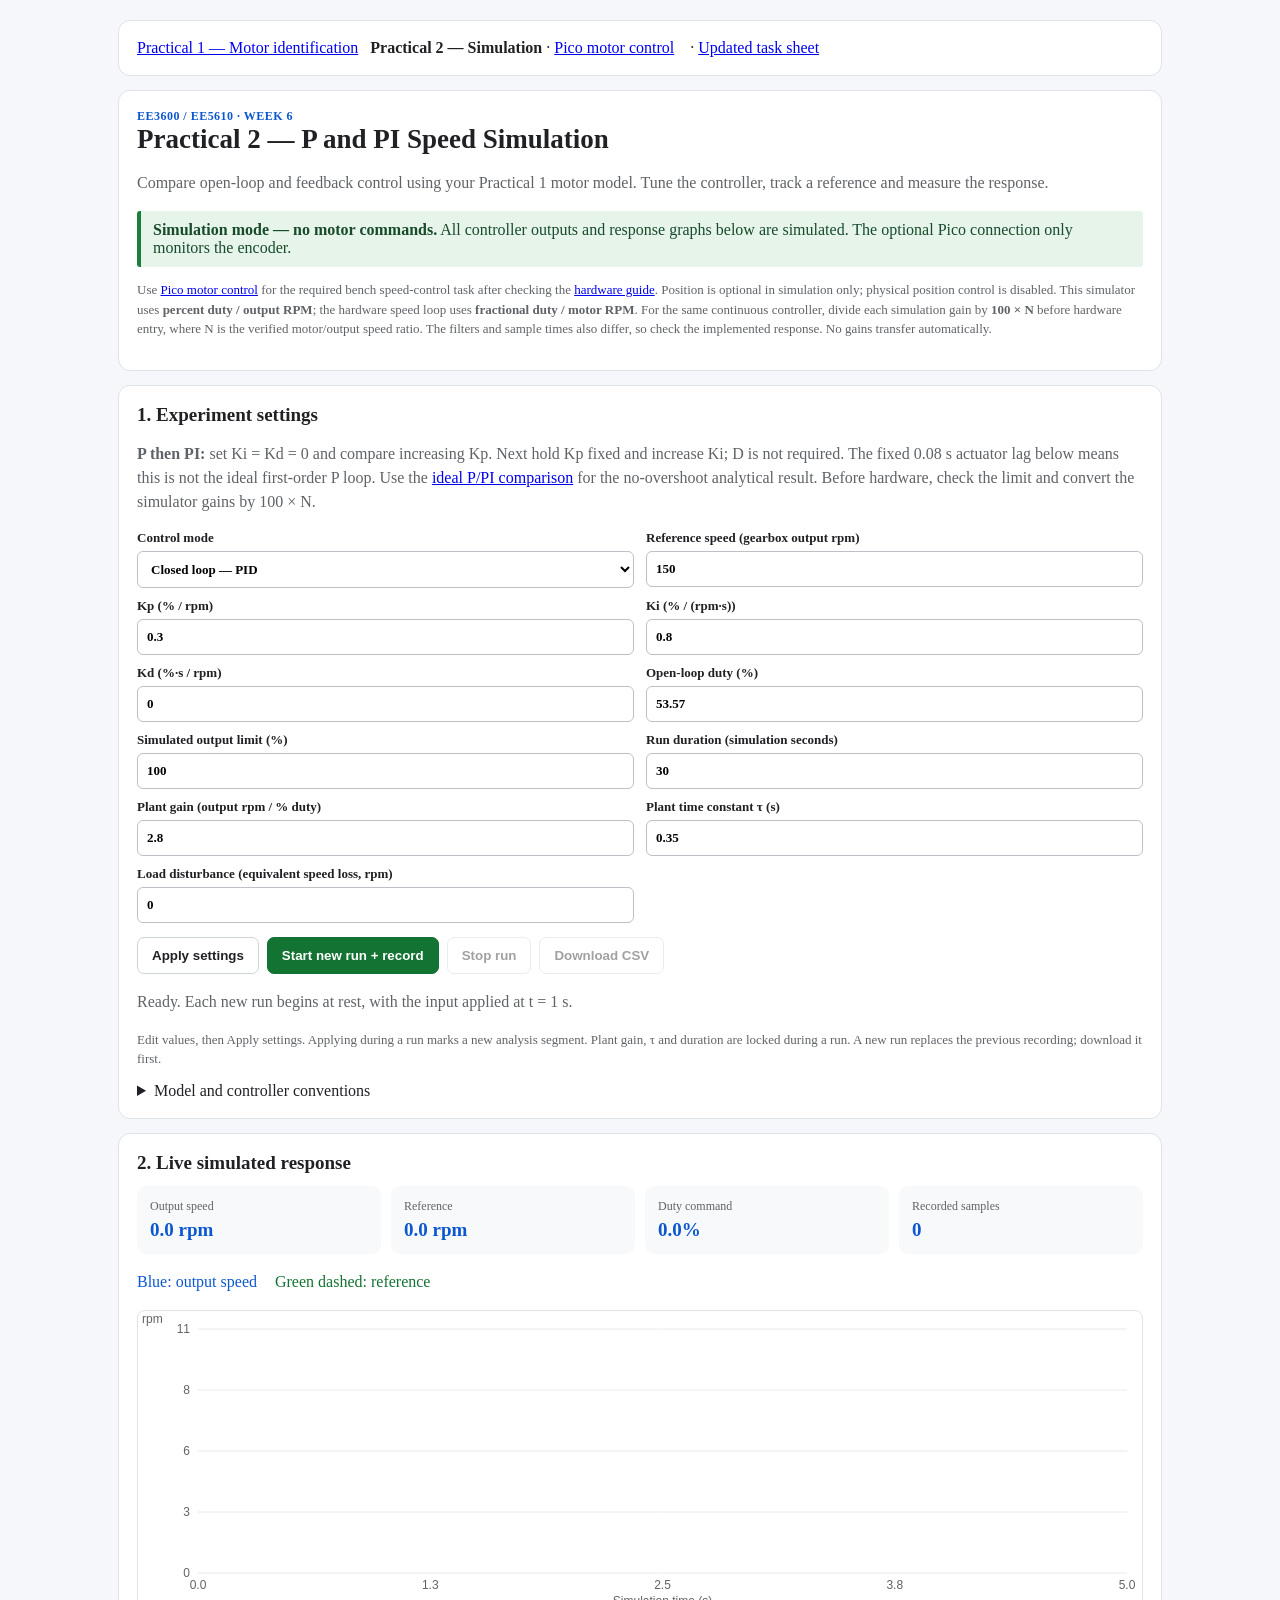
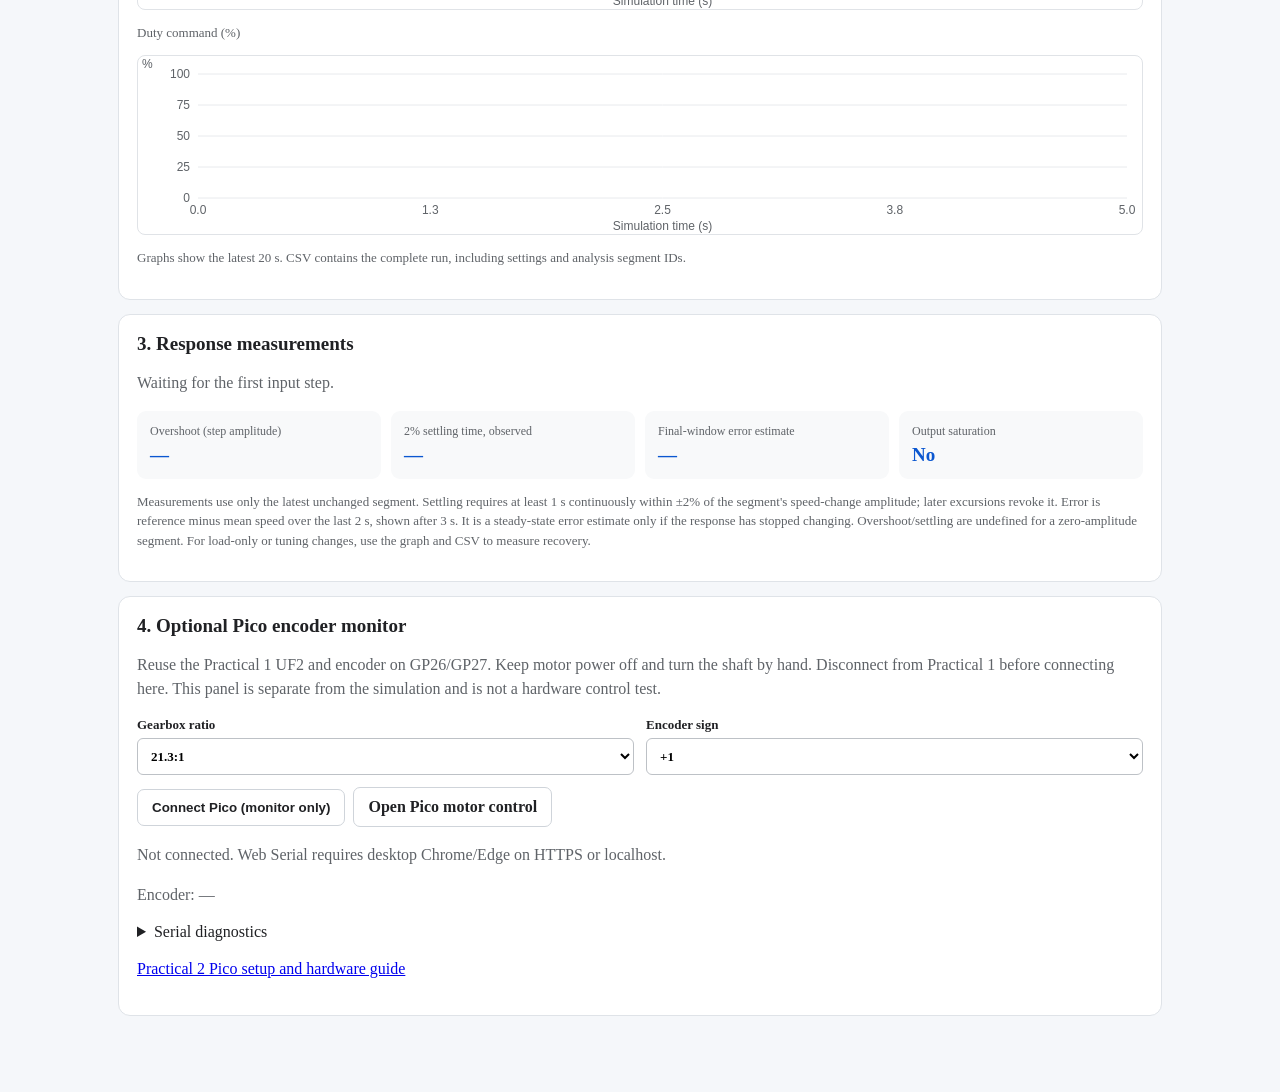
<file: practical2.html>
<!doctype html>
<html lang="en"><head><meta charset="utf-8"><meta name="viewport" content="width=device-width,initial-scale=1">
<title>EE3600 / EE5610 Practical 2 — PID simulation</title><link rel="stylesheet" href="js/practical2.css"></head>
<body><main>
<nav class="card" aria-label="Practicals"><a href="index.html">Practical 1 — Motor identification</a><b aria-current="page">Practical 2 — Simulation</b> · <a href="practical2-control.html">Pico motor control</a> · <a href="docs/practical2-speed-task.html">Updated task sheet</a></nav>
<section class="card"><div class="sectiontag">EE3600 / EE5610 · Week 6</div>
<h1>Practical 2 — P and PI Speed Simulation</h1><p>Compare open-loop and feedback control using your Practical 1 motor model. Tune the controller, track a reference and measure the response.</p>
<div class="note safe"><b>Simulation mode — no motor commands.</b> All controller outputs and response graphs below are simulated. The optional Pico connection only monitors the encoder.</div>
<p class="muted">Use <a href="practical2-control.html">Pico motor control</a> for the required bench speed-control task after checking the <a href="docs/practical2-hardware.md">hardware guide</a>. Position is optional in simulation only; physical position control is disabled. This simulator uses <b>percent duty / output RPM</b>; the hardware speed loop uses <b>fractional duty / motor RPM</b>. For the same continuous controller, divide each simulation gain by <b>100 × N</b> before hardware entry, where N is the verified motor/output speed ratio. The filters and sample times also differ, so check the implemented response. No gains transfer automatically.</p></section>
<section class="card"><h2>1. Experiment settings</h2><p><strong>P then PI:</strong> set Ki = Kd = 0 and compare increasing Kp. Next hold Kp fixed and increase Ki; D is not required. The fixed 0.08 s actuator lag below means this is not the ideal first-order P loop. Use the <a href="practical2-control.html#speedStudy">ideal P/PI comparison</a> for the no-overshoot analytical result. Before hardware, check the limit and convert the simulator gains by 100 × N.</p><form id="settings"><div class="formgrid">
<label>Control mode<select id="mode"><option value="closed">Closed loop — PID</option><option value="open">Open loop — fixed duty</option></select></label>
<label>Reference speed (gearbox output rpm)<input id="target" type="number" min="0" max="2000" step="any" value="150" required></label>
<label>Kp (% / rpm)<input id="kp" type="number" min="0" max="100" step="any" value="0.3" required></label>
<label>Ki (% / (rpm·s))<input id="ki" type="number" min="0" max="100" step="any" value="0.8" required></label>
<label>Kd (%·s / rpm)<input id="kd" type="number" min="0" max="10" step="any" value="0" required></label>
<label>Open-loop duty (%)<input id="manual" type="number" min="0" max="100" step="any" value="53.57" required></label>
<label>Simulated output limit (%)<input id="limit" type="number" min="1" max="100" step="any" value="100" required></label>
<label>Run duration (simulation seconds)<input id="duration" type="number" min="5" max="120" step="1" value="30" required></label>
<label>Plant gain (output rpm / % duty)<input id="gain" type="number" min="0.01" max="100" step="any" value="2.8" required></label>
<label>Plant time constant τ (s)<input id="tau" type="number" min="0.05" max="10" step="any" value="0.35" required></label>
<label>Load disturbance (equivalent speed loss, rpm)<input id="load" type="number" min="0" max="2000" step="any" value="0" required></label>
</div><div class="row" style="margin-top:14px"><button type="submit" id="apply">Apply settings</button><button type="button" id="start" class="green">Start new run + record</button><button type="button" id="stop" disabled>Stop run</button><button type="button" id="download" disabled>Download CSV</button></div></form>
<p id="runStatus" role="status">Ready. Each new run begins at rest, with the input applied at t = 1 s.</p>
<p class="muted">Edit values, then Apply settings. Applying during a run marks a new analysis segment. Plant gain, τ and duration are locked during a run. A new run replaces the previous recording; download it first.</p>
<details><summary>Model and controller conventions</summary><p>Illustrative defaults, not measured hardware: gain 2.8 rpm/% and τ = 0.35 s, with a fixed 0.08 s actuator lag. Speed is non-negative; duty is limited to 0–100% or your lower limit. The load subtracts from equilibrium speed. There is no reverse drive, electrical current model, friction, encoder noise or gearbox backlash.</p>
<p>Use the Practical 1 output-speed gain K in rad/s/V to obtain rpm/% = K × 60/(2π) × supply voltage/100. Copy your measured τ unchanged. PWM-to-voltage proportionality is an approximation.</p>
<p>Sample interval: 20 ms. u = Kp·e + ∫Ki·e dt − Kd·filtered(dy/dt). The derivative uses measurement with a 0.06 s filter. Conditional integration prevents winding up further into saturation. Mode or gain changes reset integral and derivative state; they are not guaranteed bumpless.</p></details>
</section>
<section class="card"><h2>2. Live simulated response</h2><div class="grid">
<div class="metric"><span>Output speed</span><strong id="speed">0.0 rpm</strong></div><div class="metric"><span>Reference</span><strong id="reference">0.0 rpm</strong></div><div class="metric"><span>Duty command</span><strong id="duty">0.0%</strong></div><div class="metric"><span>Recorded samples</span><strong id="samples">0</strong></div></div>
<p class="plotlegend"><span>Blue: output speed</span><span>Green dashed: reference</span></p><canvas id="speedChart" aria-label="Simulated speed and reference versus simulation time" role="img"></canvas>
<p class="muted">Duty command (%)</p><canvas id="dutyChart" style="height:180px" aria-label="Simulated duty command versus simulation time" role="img"></canvas><p class="muted">Graphs show the latest 20 s. CSV contains the complete run, including settings and analysis segment IDs.</p></section>
<section class="card"><h2>3. Response measurements</h2><p id="segmentLabel">Waiting for the first input step.</p><div class="grid">
<div class="metric"><span>Overshoot (step amplitude)</span><strong id="overshoot">—</strong></div><div class="metric"><span>2% settling time, observed</span><strong id="settling">—</strong></div><div class="metric"><span>Final-window error estimate</span><strong id="error">—</strong></div><div class="metric"><span>Output saturation</span><strong id="saturation">No</strong></div></div>
<p class="muted">Measurements use only the latest unchanged segment. Settling requires at least 1 s continuously within ±2% of the segment's speed-change amplitude; later excursions revoke it. Error is reference minus mean speed over the last 2 s, shown after 3 s. It is a steady-state error estimate only if the response has stopped changing. Overshoot/settling are undefined for a zero-amplitude segment. For load-only or tuning changes, use the graph and CSV to measure recovery.</p></section>
<section class="card"><h2>4. Optional Pico encoder monitor</h2><p>Reuse the Practical 1 UF2 and encoder on GP26/GP27. Keep motor power off and turn the shaft by hand. Disconnect from Practical 1 before connecting here. This panel is separate from the simulation and is not a hardware control test.</p>
<div class="formgrid"><label>Gearbox ratio<select id="gearRatio"><option value="21.3">21.3:1</option><option value="4.4">4.4:1</option></select></label><label>Encoder sign<select id="encSign"><option value="1">+1</option><option value="-1">−1</option></select></label></div>
<div class="row" style="margin-top:12px"><button id="connect">Connect Pico (monitor only)</button><a class="buttonlink" href="practical2-control.html">Open Pico motor control</a></div><p id="serialStatus" role="status">Not connected. Web Serial requires desktop Chrome/Edge on HTTPS or localhost.</p><p id="encoderReading">Encoder: —</p>
<details><summary>Serial diagnostics</summary><pre id="console"></pre></details><p><a href="docs/practical2-hardware.md">Practical 2 Pico setup and hardware guide</a></p></section>
</main><script src="js/encoder.js"></script><script src="js/pid-model.js"></script><script src="js/practical2.js"></script><script src="js/encoder-monitor.js"></script></body></html>
</file>
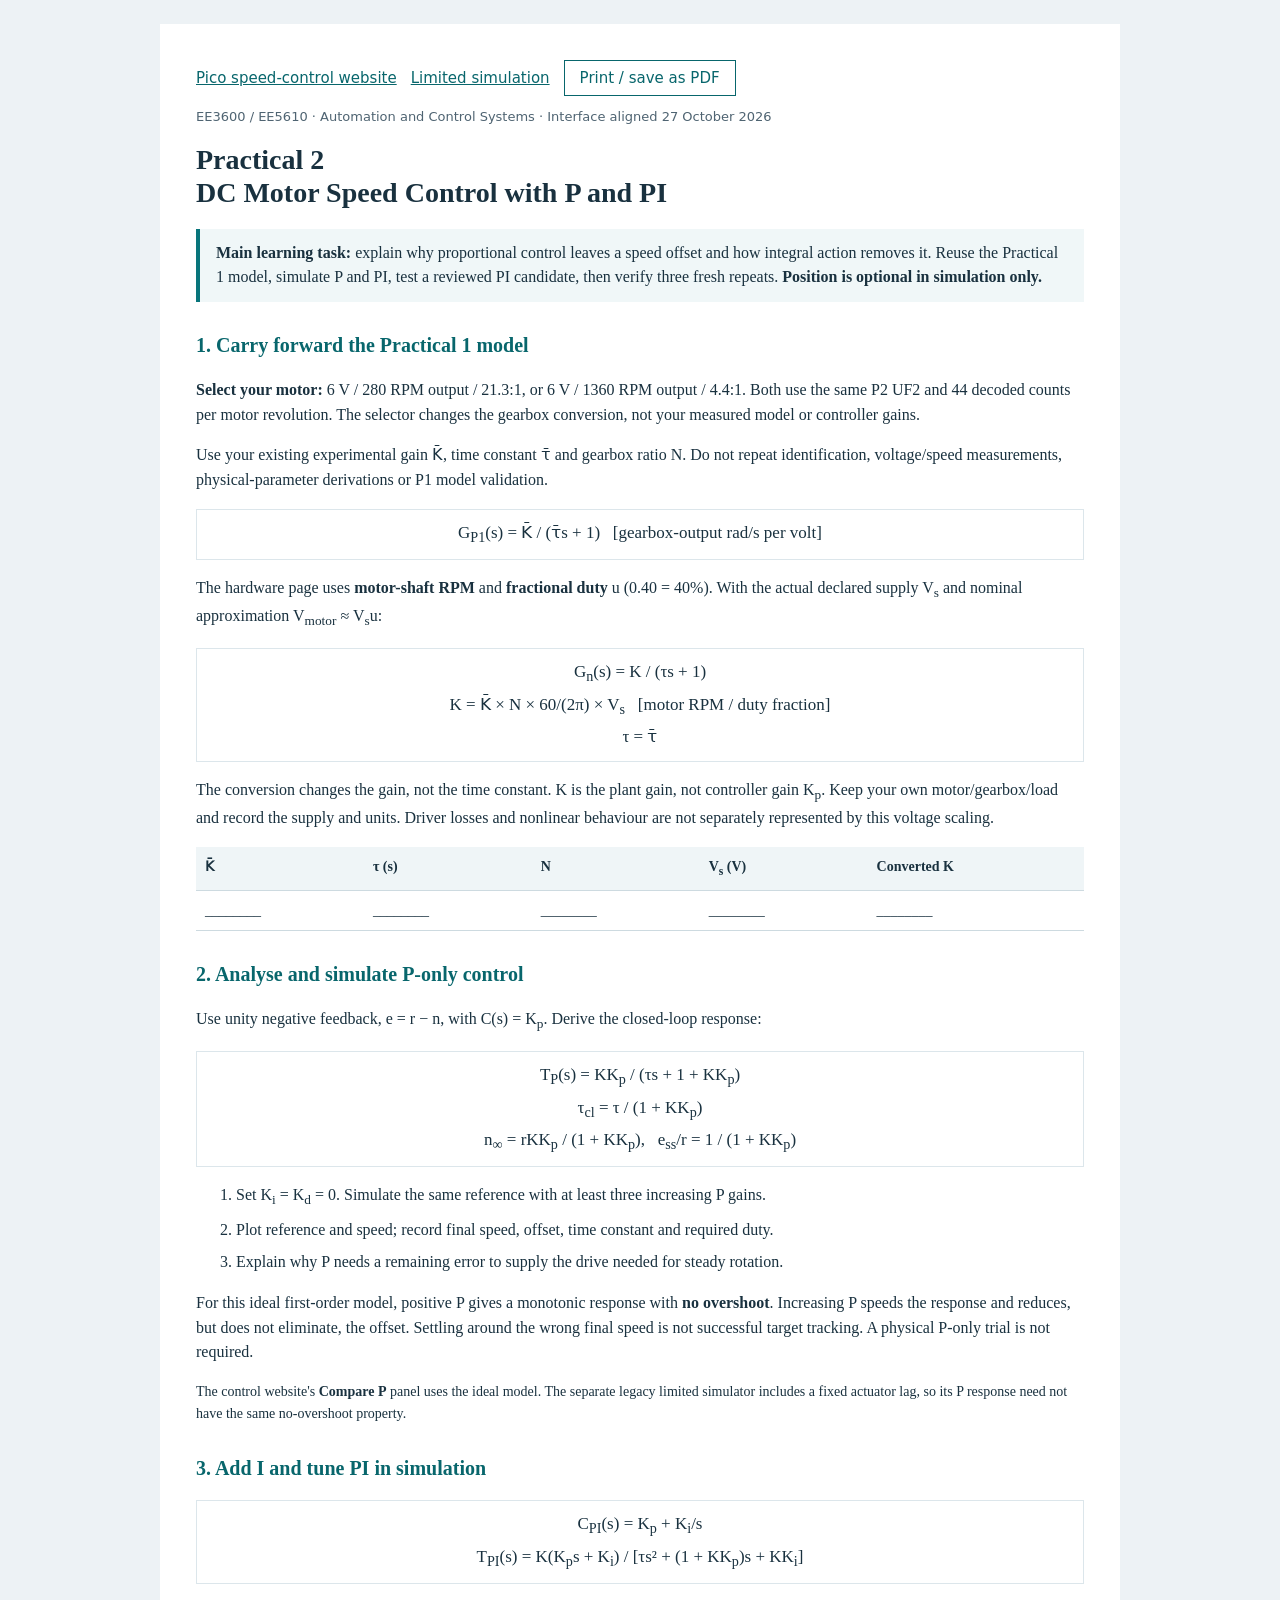
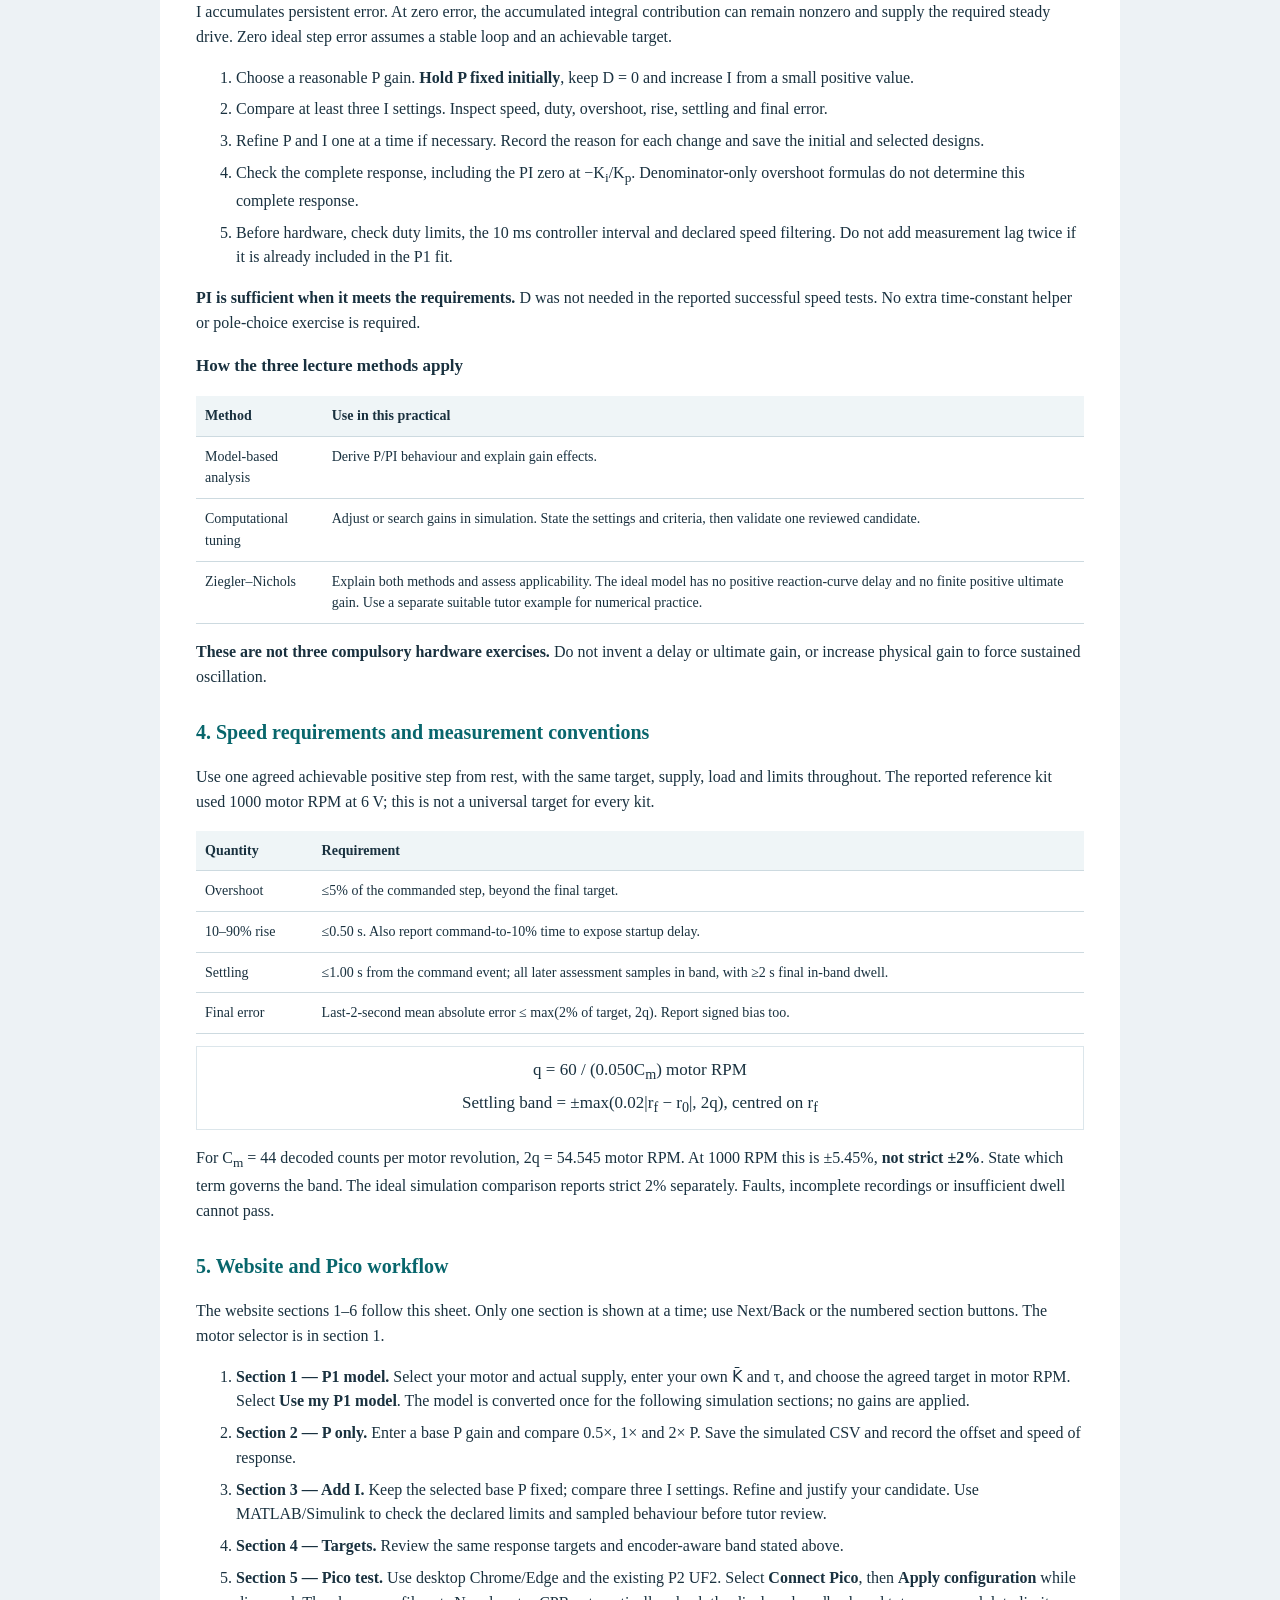
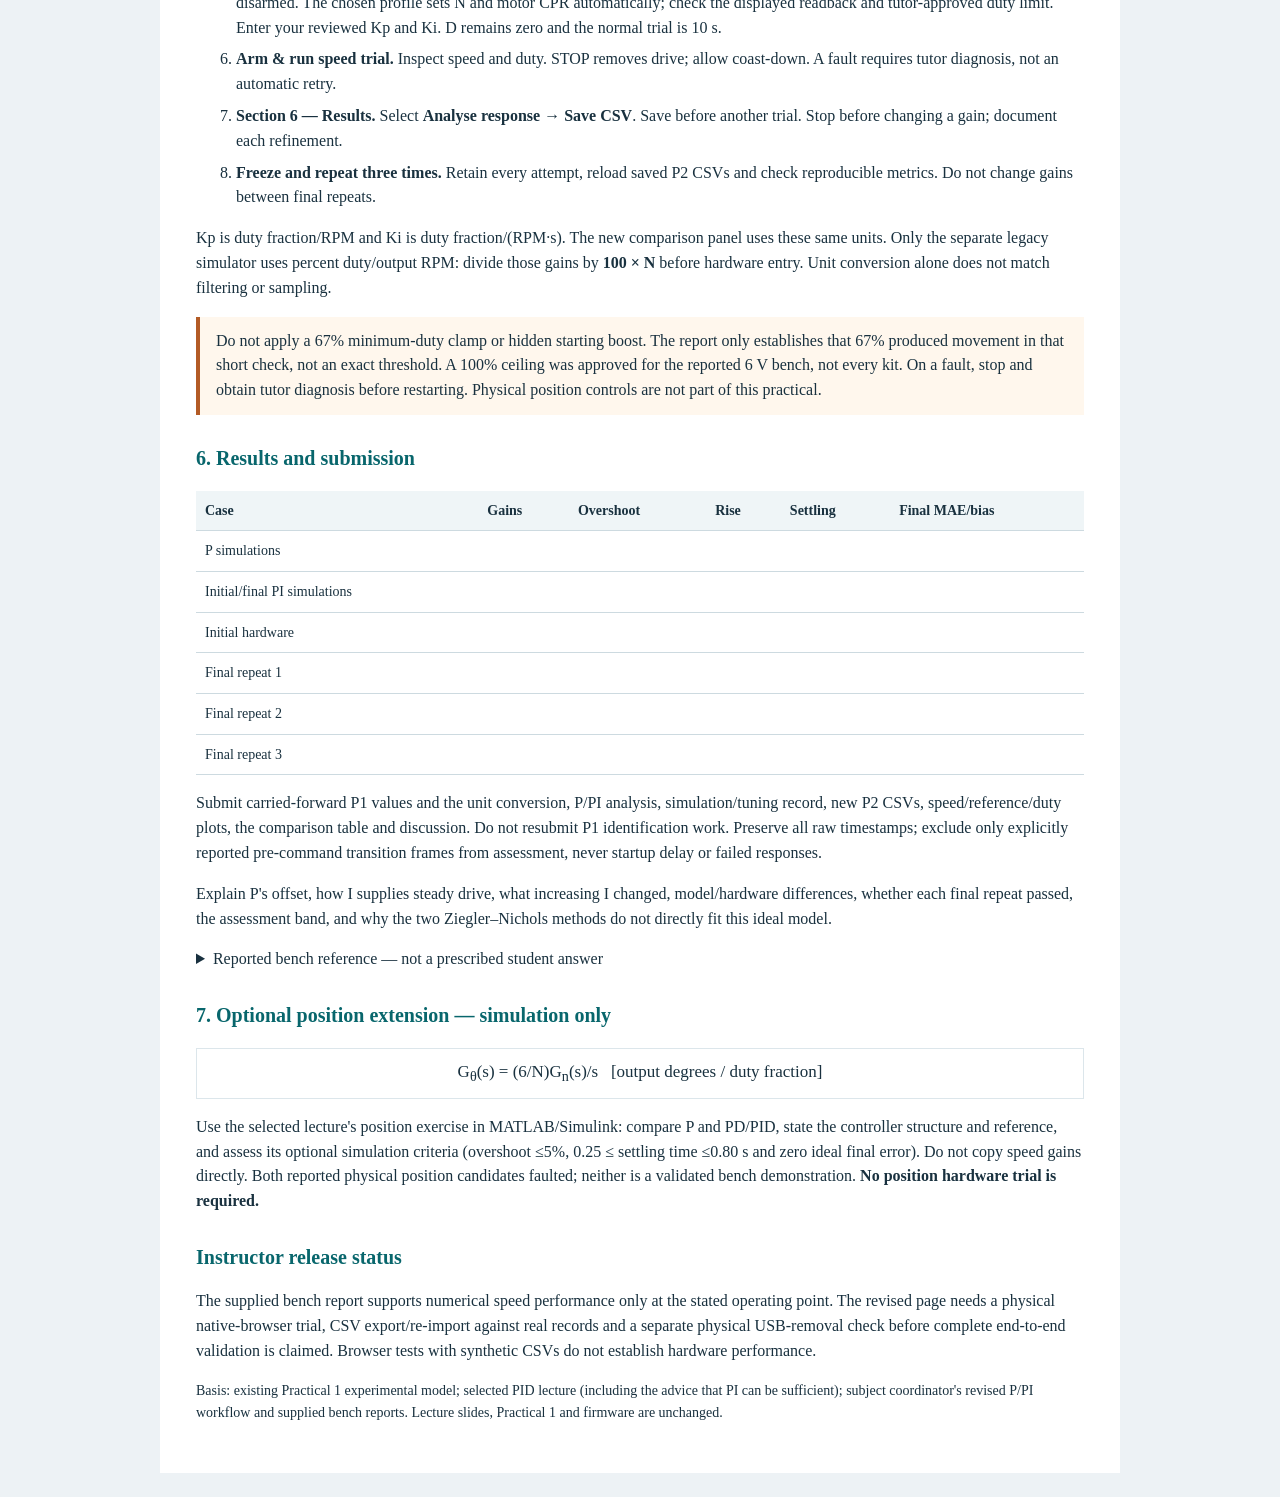
<file: docs/practical2-speed-task.html>
<!doctype html>
<html lang="en"><head><meta charset="utf-8"><meta name="viewport" content="width=device-width,initial-scale=1"><title>Practical 2 — DC Motor Speed Control with P and PI</title><style>
*{box-sizing:border-box}body{font:16px/1.55 Georgia,'Palatino Linotype',serif;color:#19313f;background:#edf2f5;margin:0}main{max-width:960px;margin:24px auto;padding:36px;background:white}h1{font-size:28px;line-height:1.2}h2{font-size:20px;color:#08666c;margin-top:28px}h3{font-size:17px}nav,button{font:15px system-ui}nav a{margin-right:14px}button{padding:8px 15px;border:1px solid #08666c;color:#08666c;background:white;cursor:pointer}.tag{font:13px system-ui;color:#4f6472}.box{background:#f0f7f8;border-left:4px solid #08757b;padding:12px 16px}.equation{text-align:center;font:17px/1.8 'Cambria Math',Georgia,serif;padding:8px;border:1px solid #dce6eb;margin:12px 0}table{border-collapse:collapse;width:100%;font-size:14px}th,td{text-align:left;border-bottom:1px solid #cddae0;padding:9px;vertical-align:top}th{background:#eff5f7}li{margin:7px 0}.small{font-size:14px}.warning{border-left-color:#b35b25;background:#fff7ed}a{color:#08666c}section{break-inside:auto}tr,.equation,.box{break-inside:avoid}@media print{body{background:white;font-size:11pt;line-height:1.35}main{max-width:none;margin:0;padding:0}nav,.print{display:none}h1{font-size:21pt}h2{font-size:15pt;break-after:avoid}h3{break-after:avoid}table{font-size:10pt}a{color:inherit;text-decoration:none}@page{size:A4;margin:17mm}}@media(max-width:600px){main{margin:0;padding:18px}h1{font-size:24px}.equation{font-size:14px;overflow-x:auto}}
</style></head><body><main>
<nav><a href="../practical2-control.html">Pico speed-control website</a><a href="../practical2.html">Limited simulation</a><button class="print" onclick="window.print()">Print / save as PDF</button></nav>
<p class="tag">EE3600 / EE5610 · Automation and Control Systems · Interface aligned 27 October 2026</p>
<h1>Practical 2<br>DC Motor Speed Control with P and PI</h1>
<p class="box"><strong>Main learning task:</strong> explain why proportional control leaves a speed offset and how integral action removes it. Reuse the Practical 1 model, simulate P and PI, test a reviewed PI candidate, then verify three fresh repeats. <strong>Position is optional in simulation only.</strong></p>
<section><h2>1. Carry forward the Practical 1 model</h2><p><strong>Select your motor:</strong> 6 V / 280 RPM output / 21.3:1, or 6 V / 1360 RPM output / 4.4:1. Both use the same P2 UF2 and 44 decoded counts per motor revolution. The selector changes the gearbox conversion, not your measured model or controller gains.</p><p>Use your existing experimental gain K̄, time constant τ̄ and gearbox ratio N. Do not repeat identification, voltage/speed measurements, physical-parameter derivations or P1 model validation.</p>
<div class="equation">G<sub>P1</sub>(s) = K̄ / (τ̄s + 1) &nbsp; [gearbox-output rad/s per volt]</div>
<p>The hardware page uses <strong>motor-shaft RPM</strong> and <strong>fractional duty</strong> u (0.40 = 40%). With the actual declared supply V<sub>s</sub> and nominal approximation V<sub>motor</sub> ≈ V<sub>s</sub>u:</p>
<div class="equation">G<sub>n</sub>(s) = K / (τs + 1)<br>K = K̄ × N × 60/(2π) × V<sub>s</sub> &nbsp; [motor RPM / duty fraction]<br>τ = τ̄</div>
<p>The conversion changes the gain, not the time constant. K is the plant gain, not controller gain K<sub>p</sub>. Keep your own motor/gearbox/load and record the supply and units. Driver losses and nonlinear behaviour are not separately represented by this voltage scaling.</p>
<table><tr><th>K̄</th><th>τ (s)</th><th>N</th><th>V<sub>s</sub> (V)</th><th>Converted K</th></tr><tr><td>________</td><td>________</td><td>________</td><td>________</td><td>________</td></tr></table></section>
<section><h2>2. Analyse and simulate P-only control</h2><p>Use unity negative feedback, e = r − n, with C(s) = K<sub>p</sub>. Derive the closed-loop response:</p>
<div class="equation">T<sub>P</sub>(s) = KK<sub>p</sub> / (τs + 1 + KK<sub>p</sub>)<br>τ<sub>cl</sub> = τ / (1 + KK<sub>p</sub>)<br>n<sub>∞</sub> = rKK<sub>p</sub> / (1 + KK<sub>p</sub>), &nbsp; e<sub>ss</sub>/r = 1 / (1 + KK<sub>p</sub>)</div>
<ol><li>Set K<sub>i</sub> = K<sub>d</sub> = 0. Simulate the same reference with at least three increasing P gains.</li><li>Plot reference and speed; record final speed, offset, time constant and required duty.</li><li>Explain why P needs a remaining error to supply the drive needed for steady rotation.</li></ol>
<p>For this ideal first-order model, positive P gives a monotonic response with <strong>no overshoot</strong>. Increasing P speeds the response and reduces, but does not eliminate, the offset. Settling around the wrong final speed is not successful target tracking. A physical P-only trial is not required.</p>
<p class="small">The control website's <strong>Compare P</strong> panel uses the ideal model. The separate legacy limited simulator includes a fixed actuator lag, so its P response need not have the same no-overshoot property.</p></section>
<section><h2>3. Add I and tune PI in simulation</h2>
<div class="equation">C<sub>PI</sub>(s) = K<sub>p</sub> + K<sub>i</sub>/s<br>T<sub>PI</sub>(s) = K(K<sub>p</sub>s + K<sub>i</sub>) / [τs² + (1 + KK<sub>p</sub>)s + KK<sub>i</sub>]</div>
<p>I accumulates persistent error. At zero error, the accumulated integral contribution can remain nonzero and supply the required steady drive. Zero ideal step error assumes a stable loop and an achievable target.</p>
<ol><li>Choose a reasonable P gain. <strong>Hold P fixed initially</strong>, keep D = 0 and increase I from a small positive value.</li><li>Compare at least three I settings. Inspect speed, duty, overshoot, rise, settling and final error.</li><li>Refine P and I one at a time if necessary. Record the reason for each change and save the initial and selected designs.</li><li>Check the complete response, including the PI zero at −K<sub>i</sub>/K<sub>p</sub>. Denominator-only overshoot formulas do not determine this complete response.</li><li>Before hardware, check duty limits, the 10 ms controller interval and declared speed filtering. Do not add measurement lag twice if it is already included in the P1 fit.</li></ol>
<p><strong>PI is sufficient when it meets the requirements.</strong> D was not needed in the reported successful speed tests. No extra time-constant helper or pole-choice exercise is required.</p>
<h3>How the three lecture methods apply</h3><table><tr><th>Method</th><th>Use in this practical</th></tr><tr><td>Model-based analysis</td><td>Derive P/PI behaviour and explain gain effects.</td></tr><tr><td>Computational tuning</td><td>Adjust or search gains in simulation. State the settings and criteria, then validate one reviewed candidate.</td></tr><tr><td>Ziegler–Nichols</td><td>Explain both methods and assess applicability. The ideal model has no positive reaction-curve delay and no finite positive ultimate gain. Use a separate suitable tutor example for numerical practice.</td></tr></table>
<p><strong>These are not three compulsory hardware exercises.</strong> Do not invent a delay or ultimate gain, or increase physical gain to force sustained oscillation.</p></section>
<section><h2>4. Speed requirements and measurement conventions</h2><p>Use one agreed achievable positive step from rest, with the same target, supply, load and limits throughout. The reported reference kit used 1000 motor RPM at 6 V; this is not a universal target for every kit.</p>
<table><tr><th>Quantity</th><th>Requirement</th></tr><tr><td>Overshoot</td><td>≤5% of the commanded step, beyond the final target.</td></tr><tr><td>10–90% rise</td><td>≤0.50 s. Also report command-to-10% time to expose startup delay.</td></tr><tr><td>Settling</td><td>≤1.00 s from the command event; all later assessment samples in band, with ≥2 s final in-band dwell.</td></tr><tr><td>Final error</td><td>Last-2-second mean absolute error ≤ max(2% of target, 2q). Report signed bias too.</td></tr></table>
<div class="equation">q = 60 / (0.050C<sub>m</sub>) motor RPM<br>Settling band = ±max(0.02|r<sub>f</sub> − r<sub>0</sub>|, 2q), centred on r<sub>f</sub></div>
<p>For C<sub>m</sub> = 44 decoded counts per motor revolution, 2q = 54.545 motor RPM. At 1000 RPM this is ±5.45%, <strong>not strict ±2%</strong>. State which term governs the band. The ideal simulation comparison reports strict 2% separately. Faults, incomplete recordings or insufficient dwell cannot pass.</p></section>
<section><h2>5. Website and Pico workflow</h2><p>The website sections 1–6 follow this sheet. Only one section is shown at a time; use Next/Back or the numbered section buttons. The motor selector is in section 1.</p><ol>
<li><strong>Section 1 — P1 model.</strong> Select your motor and actual supply, enter your own K̄ and τ, and choose the agreed target in motor RPM. Select <strong>Use my P1 model</strong>. The model is converted once for the following simulation sections; no gains are applied.</li>
<li><strong>Section 2 — P only.</strong> Enter a base P gain and compare 0.5×, 1× and 2× P. Save the simulated CSV and record the offset and speed of response.</li>
<li><strong>Section 3 — Add I.</strong> Keep the selected base P fixed; compare three I settings. Refine and justify your candidate. Use MATLAB/Simulink to check the declared limits and sampled behaviour before tutor review.</li>
<li><strong>Section 4 — Targets.</strong> Review the same response targets and encoder-aware band stated above.</li>
<li><strong>Section 5 — Pico test.</strong> Use desktop Chrome/Edge and the existing P2 UF2. Select <strong>Connect Pico</strong>, then <strong>Apply configuration</strong> while disarmed. The chosen profile sets N and motor CPR automatically; check the displayed readback and tutor-approved duty limit. Enter your reviewed Kp and Ki. D remains zero and the normal trial is 10 s.</li>
<li><strong>Arm &amp; run speed trial.</strong> Inspect speed and duty. STOP removes drive; allow coast-down. A fault requires tutor diagnosis, not an automatic retry.</li>
<li><strong>Section 6 — Results.</strong> Select <strong>Analyse response → Save CSV</strong>. Save before another trial. Stop before changing a gain; document each refinement.</li>
<li><strong>Freeze and repeat three times.</strong> Retain every attempt, reload saved P2 CSVs and check reproducible metrics. Do not change gains between final repeats.</li></ol>
<p>Kp is duty fraction/RPM and Ki is duty fraction/(RPM·s). The new comparison panel uses these same units. Only the separate legacy simulator uses percent duty/output RPM: divide those gains by <strong>100 × N</strong> before hardware entry. Unit conversion alone does not match filtering or sampling.</p>
<p class="box warning">Do not apply a 67% minimum-duty clamp or hidden starting boost. The report only establishes that 67% produced movement in that short check, not an exact threshold. A 100% ceiling was approved for the reported 6 V bench, not every kit. On a fault, stop and obtain tutor diagnosis before restarting. Physical position controls are not part of this practical.</p></section>
<section><h2>6. Results and submission</h2><table><tr><th>Case</th><th>Gains</th><th>Overshoot</th><th>Rise</th><th>Settling</th><th>Final MAE/bias</th></tr><tr><td>P simulations</td><td></td><td></td><td></td><td></td><td></td></tr><tr><td>Initial/final PI simulations</td><td></td><td></td><td></td><td></td><td></td></tr><tr><td>Initial hardware</td><td></td><td></td><td></td><td></td><td></td></tr><tr><td>Final repeat 1</td><td></td><td></td><td></td><td></td><td></td></tr><tr><td>Final repeat 2</td><td></td><td></td><td></td><td></td><td></td></tr><tr><td>Final repeat 3</td><td></td><td></td><td></td><td></td><td></td></tr></table>
<p>Submit carried-forward P1 values and the unit conversion, P/PI analysis, simulation/tuning record, new P2 CSVs, speed/reference/duty plots, the comparison table and discussion. Do not resubmit P1 identification work. Preserve all raw timestamps; exclude only explicitly reported pre-command transition frames from assessment, never startup delay or failed responses.</p>
<p>Explain P's offset, how I supplies steady drive, what increasing I changed, model/hardware differences, whether each final repeat passed, the assessment band, and why the two Ziegler–Nichols methods do not directly fit this ideal model.</p>
<details><summary>Reported bench reference — not a prescribed student answer</summary><p>One unloaded 6 V kit, target 1000 motor RPM, N = 21.3 and C<sub>m</sub> = 44: Kp = 0.0001284515583, Ki = 0.0010074632025, Kd = 0. Three fresh reported repeats met numerical speed targets. Worst overshoot 3.655%, rise 0.2833 s, settling 0.962 s, final MAE 13.465 RPM, band ±54.545 RPM. These are supplied report values, not new website measurements. A later N = 21.6 estimate does not rewrite those historical runs.</p></details></section>
<section id="position"><h2>7. Optional position extension — simulation only</h2><div class="equation">G<sub>θ</sub>(s) = (6/N)G<sub>n</sub>(s)/s &nbsp; [output degrees / duty fraction]</div><p>Use the selected lecture's position exercise in MATLAB/Simulink: compare P and PD/PID, state the controller structure and reference, and assess its optional simulation criteria (overshoot ≤5%, 0.25 ≤ settling time ≤0.80 s and zero ideal final error). Do not copy speed gains directly. Both reported physical position candidates faulted; neither is a validated bench demonstration. <strong>No position hardware trial is required.</strong></p></section>
<section><h2>Instructor release status</h2><p>The supplied bench report supports numerical speed performance only at the stated operating point. The revised page needs a physical native-browser trial, CSV export/re-import against real records and a separate physical USB-removal check before complete end-to-end validation is claimed. Browser tests with synthetic CSVs do not establish hardware performance.</p><p class="small">Basis: existing Practical 1 experimental model; selected PID lecture (including the advice that PI can be sufficient); subject coordinator's revised P/PI workflow and supplied bench reports. Lecture slides, Practical 1 and firmware are unchanged.</p></section>
</main></body></html>
</file>
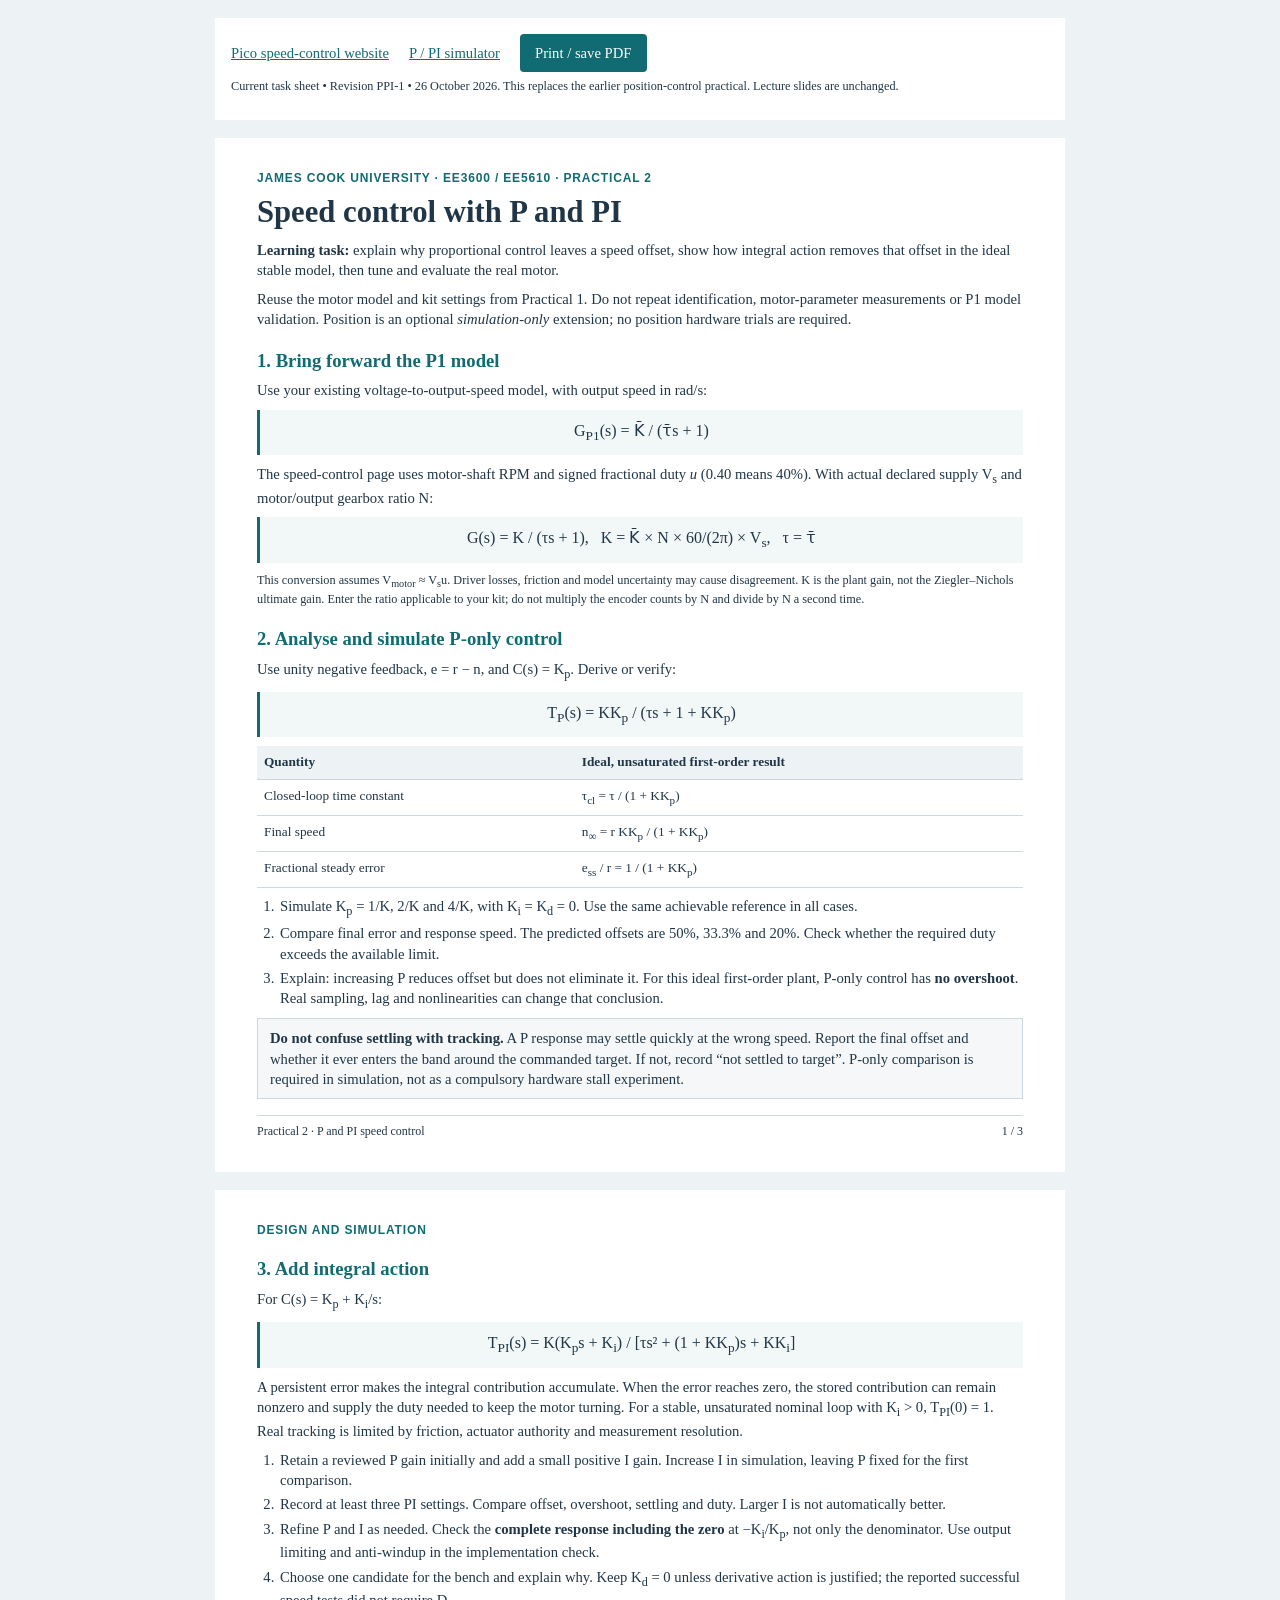
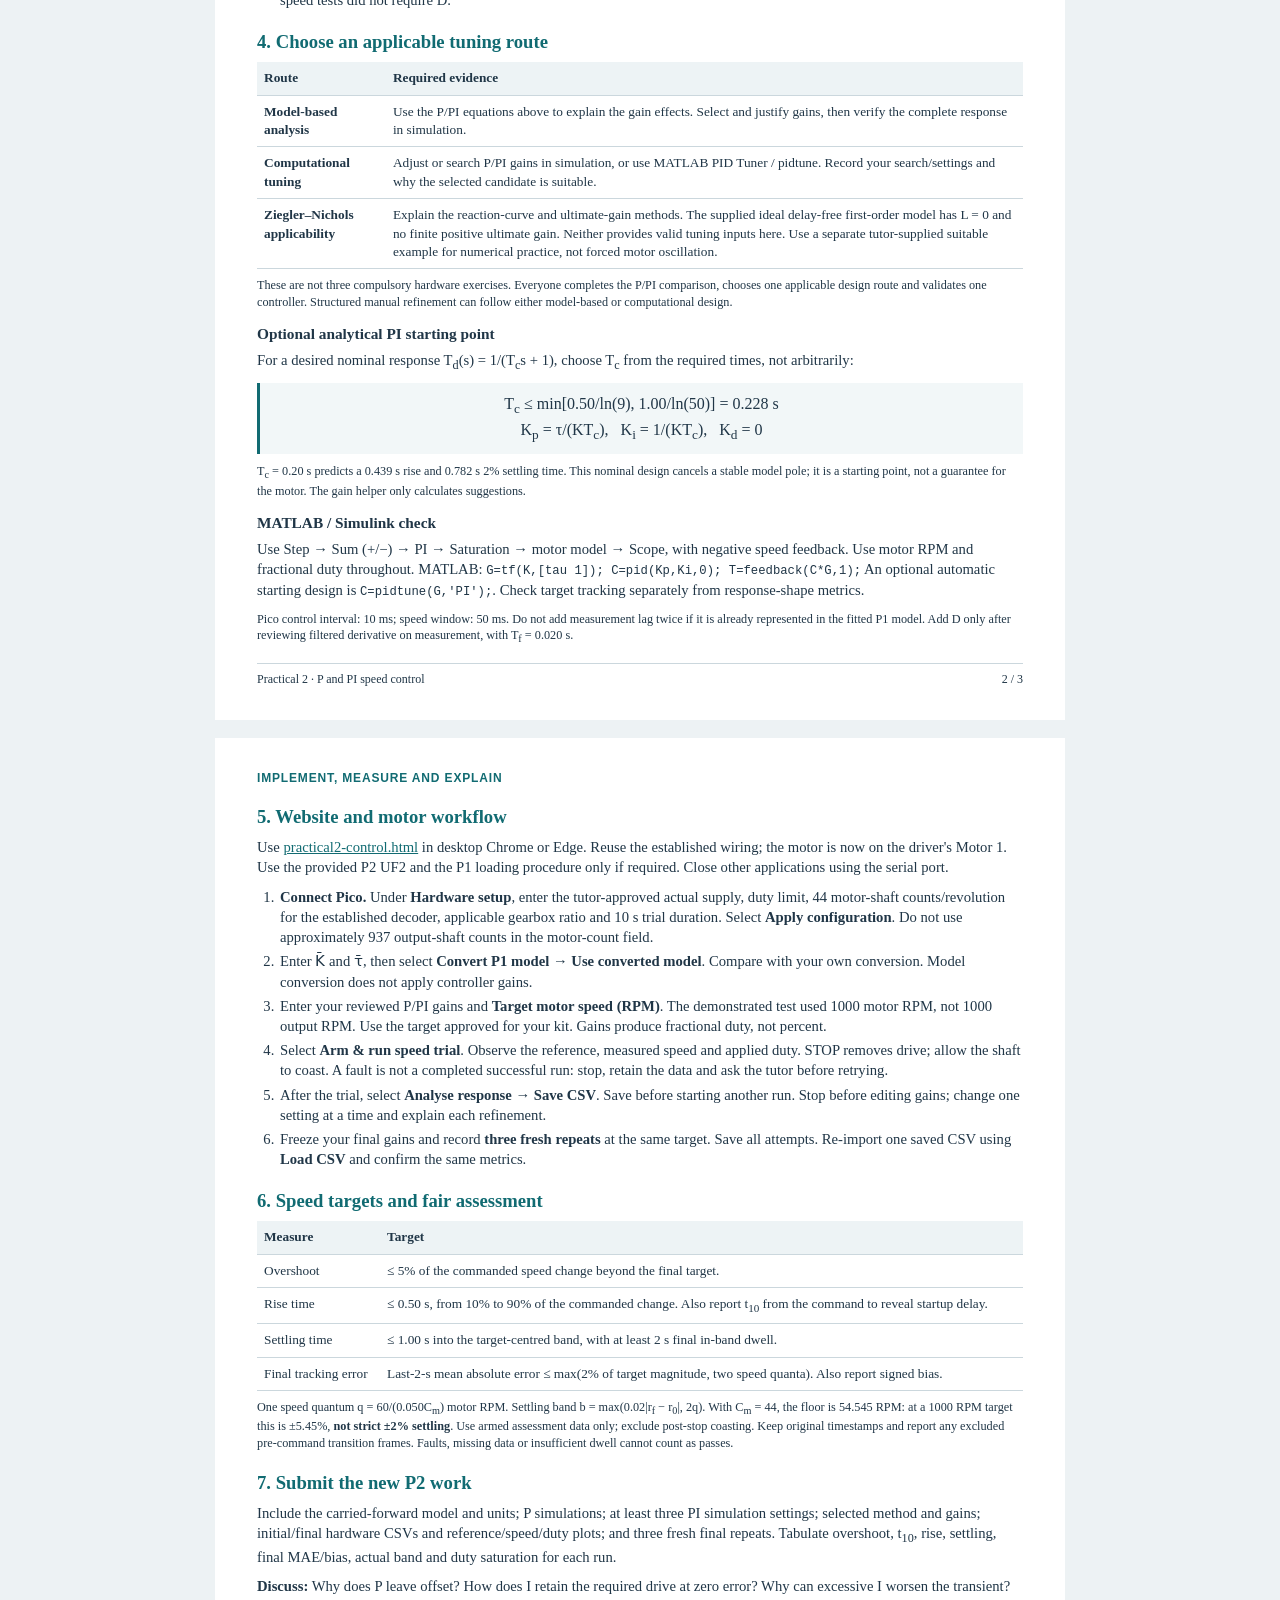
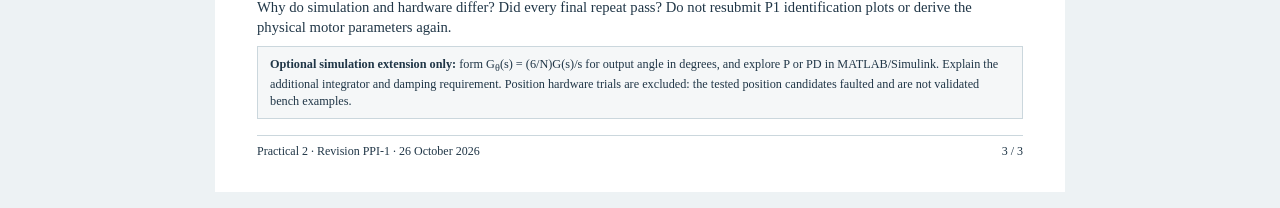
<file: docs/practical2-student.html>
<!doctype html>
<html lang="en"><head><meta charset="utf-8"><meta name="viewport" content="width=device-width,initial-scale=1"><title>EE3600 / EE5610 Practical 2 — Speed control with P and PI</title>
<style>
:root{--ink:#203647;--teal:#116b72;--line:#cbd7dd}*{box-sizing:border-box}body{margin:0;background:#edf2f4;color:var(--ink);font:11pt/1.38 'Palatino Linotype','Book Antiqua',Palatino,Georgia,serif}.screen{max-width:850px;margin:18px auto;padding:16px;background:white}.screen a{margin-right:20px}button{padding:9px 15px;background:var(--teal);color:white;border:0;border-radius:4px;font:inherit;cursor:pointer}.page{max-width:850px;margin:18px auto;padding:32px 42px;background:white}.eyebrow{font:700 9pt/1.4 Arial,sans-serif;letter-spacing:.07em;text-transform:uppercase;color:var(--teal)}h1{font-size:23pt;line-height:1.13;margin:8px 0 10px}h2{font-size:14pt;color:var(--teal);margin:18px 0 7px}h3{font-size:11.5pt;margin:12px 0 4px}p{margin:6px 0 9px}ol,ul{padding-left:21px;margin:6px 0 10px}li{padding-left:2px;margin:4px 0}.equation{padding:10px 12px;text-align:center;background:#f2f7f8;border-left:3px solid var(--teal);font-size:12pt;margin:9px 0}.note{background:#f5f7f8;padding:9px 12px;border:1px solid var(--line);margin:9px 0}table{width:100%;border-collapse:collapse;font-size:10pt;margin:8px 0}th,td{border-bottom:1px solid var(--line);padding:7px;text-align:left;vertical-align:top}th{background:#edf3f5}.small{font-size:9.2pt}.footer{border-top:1px solid var(--line);padding-top:7px;margin-top:16px;font-size:9pt;display:flex;justify-content:space-between}a{color:var(--teal)}code,pre{font:9.2pt/1.4 Consolas,monospace}pre{padding:10px;background:#f2f5f7;white-space:pre-wrap}section,table,.equation,.note{break-inside:avoid}h2,h3{break-after:avoid}@page{size:A4;margin:15mm 17mm}@media print{body{background:white;font-size:10.5pt}.screen{display:none}.page{max-width:none;margin:0;padding:0;break-after:page}.page:last-child{break-after:auto}a{color:inherit;text-decoration:none}h1{font-size:21pt}h2{margin-top:15px}}
</style></head><body>
<nav class="screen"><a href="../practical2-control.html">Pico speed-control website</a><a href="../practical2.html">P / PI simulator</a><button onclick="window.print()">Print / save PDF</button><p class="small">Current task sheet • Revision PPI-1 • 26 October 2026. This replaces the earlier position-control practical. Lecture slides are unchanged.</p></nav>
<article class="page"><div class="eyebrow">James Cook University · EE3600 / EE5610 · Practical 2</div><h1>Speed control with P and PI</h1><p><strong>Learning task:</strong> explain why proportional control leaves a speed offset, show how integral action removes that offset in the ideal stable model, then tune and evaluate the real motor.</p><p>Reuse the motor model and kit settings from Practical 1. Do not repeat identification, motor-parameter measurements or P1 model validation. Position is an optional <em>simulation-only</em> extension; no position hardware trials are required.</p>
<h2>1. Bring forward the P1 model</h2><p>Use your existing voltage-to-output-speed model, with output speed in rad/s:</p><div class="equation">G<sub>P1</sub>(s) = K̄ / (τ̄s + 1)</div><p>The speed-control page uses motor-shaft RPM and signed fractional duty <em>u</em> (0.40 means 40%). With actual declared supply V<sub>s</sub> and motor/output gearbox ratio N:</p><div class="equation">G(s) = K / (τs + 1), &nbsp; K = K̄ × N × 60/(2π) × V<sub>s</sub>, &nbsp; τ = τ̄</div><p class="small">This conversion assumes V<sub>motor</sub> ≈ V<sub>s</sub>u. Driver losses, friction and model uncertainty may cause disagreement. K is the plant gain, not the Ziegler–Nichols ultimate gain. Enter the ratio applicable to your kit; do not multiply the encoder counts by N and divide by N a second time.</p>
<h2>2. Analyse and simulate P-only control</h2><p>Use unity negative feedback, e = r − n, and C(s) = K<sub>p</sub>. Derive or verify:</p><div class="equation">T<sub>P</sub>(s) = KK<sub>p</sub> / (τs + 1 + KK<sub>p</sub>)</div><table><tr><th>Quantity</th><th>Ideal, unsaturated first-order result</th></tr><tr><td>Closed-loop time constant</td><td>τ<sub>cl</sub> = τ / (1 + KK<sub>p</sub>)</td></tr><tr><td>Final speed</td><td>n<sub>∞</sub> = r KK<sub>p</sub> / (1 + KK<sub>p</sub>)</td></tr><tr><td>Fractional steady error</td><td>e<sub>ss</sub> / r = 1 / (1 + KK<sub>p</sub>)</td></tr></table><ol><li>Simulate K<sub>p</sub> = 1/K, 2/K and 4/K, with K<sub>i</sub> = K<sub>d</sub> = 0. Use the same achievable reference in all cases.</li><li>Compare final error and response speed. The predicted offsets are 50%, 33.3% and 20%. Check whether the required duty exceeds the available limit.</li><li>Explain: increasing P reduces offset but does not eliminate it. For this ideal first-order plant, P-only control has <strong>no overshoot</strong>. Real sampling, lag and nonlinearities can change that conclusion.</li></ol><p class="note"><strong>Do not confuse settling with tracking.</strong> A P response may settle quickly at the wrong speed. Report the final offset and whether it ever enters the band around the commanded target. If not, record “not settled to target”. P-only comparison is required in simulation, not as a compulsory hardware stall experiment.</p><div class="footer"><span>Practical 2 · P and PI speed control</span><span>1 / 3</span></div></article>
<article class="page"><div class="eyebrow">Design and simulation</div><h2>3. Add integral action</h2><p>For C(s) = K<sub>p</sub> + K<sub>i</sub>/s:</p><div class="equation">T<sub>PI</sub>(s) = K(K<sub>p</sub>s + K<sub>i</sub>) / [τs² + (1 + KK<sub>p</sub>)s + KK<sub>i</sub>]</div><p>A persistent error makes the integral contribution accumulate. When the error reaches zero, the stored contribution can remain nonzero and supply the duty needed to keep the motor turning. For a stable, unsaturated nominal loop with K<sub>i</sub> &gt; 0, T<sub>PI</sub>(0) = 1. Real tracking is limited by friction, actuator authority and measurement resolution.</p><ol><li>Retain a reviewed P gain initially and add a small positive I gain. Increase I in simulation, leaving P fixed for the first comparison.</li><li>Record at least three PI settings. Compare offset, overshoot, settling and duty. Larger I is not automatically better.</li><li>Refine P and I as needed. Check the <strong>complete response including the zero</strong> at −K<sub>i</sub>/K<sub>p</sub>, not only the denominator. Use output limiting and anti-windup in the implementation check.</li><li>Choose one candidate for the bench and explain why. Keep K<sub>d</sub> = 0 unless derivative action is justified; the reported successful speed tests did not require D.</li></ol>
<h2>4. Choose an applicable tuning route</h2><table><tr><th>Route</th><th>Required evidence</th></tr><tr><td><strong>Model-based analysis</strong></td><td>Use the P/PI equations above to explain the gain effects. Select and justify gains, then verify the complete response in simulation.</td></tr><tr><td><strong>Computational tuning</strong></td><td>Adjust or search P/PI gains in simulation, or use MATLAB PID Tuner / pidtune. Record your search/settings and why the selected candidate is suitable.</td></tr><tr><td><strong>Ziegler–Nichols applicability</strong></td><td>Explain the reaction-curve and ultimate-gain methods. The supplied ideal delay-free first-order model has L = 0 and no finite positive ultimate gain. Neither provides valid tuning inputs here. Use a separate tutor-supplied suitable example for numerical practice, not forced motor oscillation.</td></tr></table><p class="small">These are not three compulsory hardware exercises. Everyone completes the P/PI comparison, chooses one applicable design route and validates one controller. Structured manual refinement can follow either model-based or computational design.</p>
<h3>Optional analytical PI starting point</h3><p>For a desired nominal response T<sub>d</sub>(s) = 1/(T<sub>c</sub>s + 1), choose T<sub>c</sub> from the required times, not arbitrarily:</p><div class="equation">T<sub>c</sub> ≤ min[0.50/ln(9), 1.00/ln(50)] = 0.228 s<br>K<sub>p</sub> = τ/(KT<sub>c</sub>), &nbsp; K<sub>i</sub> = 1/(KT<sub>c</sub>), &nbsp; K<sub>d</sub> = 0</div><p class="small">T<sub>c</sub> = 0.20 s predicts a 0.439 s rise and 0.782 s 2% settling time. This nominal design cancels a stable model pole; it is a starting point, not a guarantee for the motor. The gain helper only calculates suggestions.</p>
<h3>MATLAB / Simulink check</h3><p>Use Step → Sum (+/−) → PI → Saturation → motor model → Scope, with negative speed feedback. Use motor RPM and fractional duty throughout. MATLAB: <code>G=tf(K,[tau 1]); C=pid(Kp,Ki,0); T=feedback(C*G,1);</code> An optional automatic starting design is <code>C=pidtune(G,'PI');</code>. Check target tracking separately from response-shape metrics.</p><p class="small">Pico control interval: 10 ms; speed window: 50 ms. Do not add measurement lag twice if it is already represented in the fitted P1 model. Add D only after reviewing filtered derivative on measurement, with T<sub>f</sub> = 0.020 s.</p><div class="footer"><span>Practical 2 · P and PI speed control</span><span>2 / 3</span></div></article>
<article class="page"><div class="eyebrow">Implement, measure and explain</div><h2>5. Website and motor workflow</h2><p>Use <a href="../practical2-control.html">practical2-control.html</a> in desktop Chrome or Edge. Reuse the established wiring; the motor is now on the driver's Motor 1. Use the provided P2 UF2 and the P1 loading procedure only if required. Close other applications using the serial port.</p><ol><li><strong>Connect Pico.</strong> Under <strong>Hardware setup</strong>, enter the tutor-approved actual supply, duty limit, 44 motor-shaft counts/revolution for the established decoder, applicable gearbox ratio and 10 s trial duration. Select <strong>Apply configuration</strong>. Do not use approximately 937 output-shaft counts in the motor-count field.</li><li>Enter K̄ and τ̄, then select <strong>Convert P1 model → Use converted model</strong>. Compare with your own conversion. Model conversion does not apply controller gains.</li><li>Enter your reviewed P/PI gains and <strong>Target motor speed (RPM)</strong>. The demonstrated test used 1000 motor RPM, not 1000 output RPM. Use the target approved for your kit. Gains produce fractional duty, not percent.</li><li>Select <strong>Arm &amp; run speed trial</strong>. Observe the reference, measured speed and applied duty. STOP removes drive; allow the shaft to coast. A fault is not a completed successful run: stop, retain the data and ask the tutor before retrying.</li><li>After the trial, select <strong>Analyse response → Save CSV</strong>. Save before starting another run. Stop before editing gains; change one setting at a time and explain each refinement.</li><li>Freeze your final gains and record <strong>three fresh repeats</strong> at the same target. Save all attempts. Re-import one saved CSV using <strong>Load CSV</strong> and confirm the same metrics.</li></ol>
<h2>6. Speed targets and fair assessment</h2><table><tr><th>Measure</th><th>Target</th></tr><tr><td>Overshoot</td><td>≤ 5% of the commanded speed change beyond the final target.</td></tr><tr><td>Rise time</td><td>≤ 0.50 s, from 10% to 90% of the commanded change. Also report t<sub>10</sub> from the command to reveal startup delay.</td></tr><tr><td>Settling time</td><td>≤ 1.00 s into the target-centred band, with at least 2 s final in-band dwell.</td></tr><tr><td>Final tracking error</td><td>Last-2-s mean absolute error ≤ max(2% of target magnitude, two speed quanta). Also report signed bias.</td></tr></table><p class="small">One speed quantum q = 60/(0.050C<sub>m</sub>) motor RPM. Settling band b = max(0.02|r<sub>f</sub> − r<sub>0</sub>|, 2q). With C<sub>m</sub> = 44, the floor is 54.545 RPM: at a 1000 RPM target this is ±5.45%, <strong>not strict ±2% settling</strong>. Use armed assessment data only; exclude post-stop coasting. Keep original timestamps and report any excluded pre-command transition frames. Faults, missing data or insufficient dwell cannot count as passes.</p>
<h2>7. Submit the new P2 work</h2><p>Include the carried-forward model and units; P simulations; at least three PI simulation settings; selected method and gains; initial/final hardware CSVs and reference/speed/duty plots; and three fresh final repeats. Tabulate overshoot, t<sub>10</sub>, rise, settling, final MAE/bias, actual band and duty saturation for each run.</p><p><strong>Discuss:</strong> Why does P leave offset? How does I retain the required drive at zero error? Why can excessive I worsen the transient? Why do simulation and hardware differ? Did every final repeat pass? Do not resubmit P1 identification plots or derive the physical motor parameters again.</p>
<p class="note small"><strong>Optional simulation extension only:</strong> form G<sub>θ</sub>(s) = (6/N)G(s)/s for output angle in degrees, and explore P or PD in MATLAB/Simulink. Explain the additional integrator and damping requirement. Position hardware trials are excluded: the tested position candidates faulted and are not validated bench examples.</p><div class="footer"><span>Practical 2 · Revision PPI-1 · 26 October 2026</span><span>3 / 3</span></div></article>
</body></html>
</file>
<file: js/practical2.css>
:root{--blue:#0b57d0;--green:#137333;--red:#b3261e;--amber:#8a5b00;--line:#dfe3e8;--bg:#f5f7fa;--muted:#5f6368}
*{box-sizing:border-box}body{margin:0;background:var(--bg);color:#202124;font-family:"Palatino Linotype","Book Antiqua",Palatino,serif}main{max-width:1080px;margin:20px auto;padding:0 18px 42px}.card{background:#fff;border:1px solid var(--line);border-radius:12px;padding:18px;margin-bottom:14px}h1{font-size:27px;margin:0 0 4px}h2{font-size:19px;margin:0 0 12px}h3{font-size:16px;margin:16px 0 8px}p,li{line-height:1.5;color:var(--muted)}.top{display:flex;justify-content:space-between;gap:16px;align-items:center}.status{display:flex;gap:9px;align-items:center;flex-wrap:wrap}.dot{width:12px;height:12px;border-radius:50%;background:#9aa0a6}.dot.on{background:#188038}button,.buttonlink{padding:10px 14px;border:1px solid #cfd4da;border-radius:7px;background:#fff;font-weight:700;cursor:pointer;text-decoration:none;color:#202124;display:inline-block}button.primary,.buttonlink.primary{background:var(--blue);border-color:var(--blue);color:#fff}button.green{background:var(--green);border-color:var(--green);color:#fff}button:disabled{opacity:.42;cursor:not-allowed}.grid{display:grid;grid-template-columns:repeat(4,1fr);gap:10px}.metric{background:#f8f9fa;border-radius:9px;padding:13px}.metric span{display:block;color:var(--muted);font-size:12px}.metric strong{display:block;font-size:21px;margin-top:5px;color:var(--blue)}.twocol{display:grid;grid-template-columns:1fr 1fr;gap:16px}.formgrid{display:grid;grid-template-columns:repeat(2,1fr);gap:10px 12px}label{display:flex;flex-direction:column;gap:5px;font-size:13px;font-weight:700}input,select{padding:9px;border:1px solid #bdc1c6;border-radius:6px;font:inherit;background:#fff}.row{display:flex;align-items:center;gap:8px;flex-wrap:wrap}.badge{display:inline-block;padding:5px 9px;border-radius:999px;background:#fef7e0;color:#7a5700;font-size:12px;font-weight:700}.badge.ok{background:#e6f4ea;color:#137333}.note{border-left:4px solid #f9ab00;padding:10px 12px;background:#fff8e1;color:#4f3b00;border-radius:3px}.safe{border-left-color:#188038;background:#e6f4ea;color:#174b2b}.danger{border-left-color:#d93025;background:#fce8e6;color:#7d211b}.firmware{font:12px Consolas,monospace;color:var(--muted);margin-top:8px;word-break:break-word}canvas{width:100%;height:300px;border:1px solid #e0e3e7;border-radius:8px;background:#fff;display:block}pre{height:145px;overflow:auto;background:#17191d;color:#d8dbe2;padding:11px;border-radius:7px;font:12px Consolas,monospace;white-space:pre-wrap}table{width:100%;border-collapse:collapse;font-size:13px}th,td{padding:8px;border-bottom:1px solid #e7eaee;text-align:right}th:first-child,td:first-child{text-align:left}.muted{color:var(--muted);font-size:13px}.eq{font-family:"Cambria Math","Times New Roman",serif;font-size:18px;text-align:center;color:#202124;margin:10px 0}.steps{margin:7px 0 0 20px;padding:0}.steps li{margin:5px 0}.checklist li{margin:7px 0}.sectiontag{font-size:12px;font-weight:700;color:var(--blue);text-transform:uppercase;letter-spacing:.04em}
@media(max-width:800px){.top,.twocol{display:block}.status{margin-top:12px}.grid,.formgrid{grid-template-columns:1fr 1fr}.twocol>div{margin-bottom:14px}}@media(max-width:520px){.grid,.formgrid{grid-template-columns:1fr}}

nav{margin-bottom:14px} nav a{margin-right:12px} .plotlegend{display:flex;gap:18px;flex-wrap:wrap} .plotlegend span:first-child{color:#0b57d0}.plotlegend span:nth-child(2){color:#137333} input:invalid{border-color:#b3261e} .metric strong{font-size:19px} @media print{button,nav{display:none} .card{break-inside:avoid} body{background:white}}
</file>
